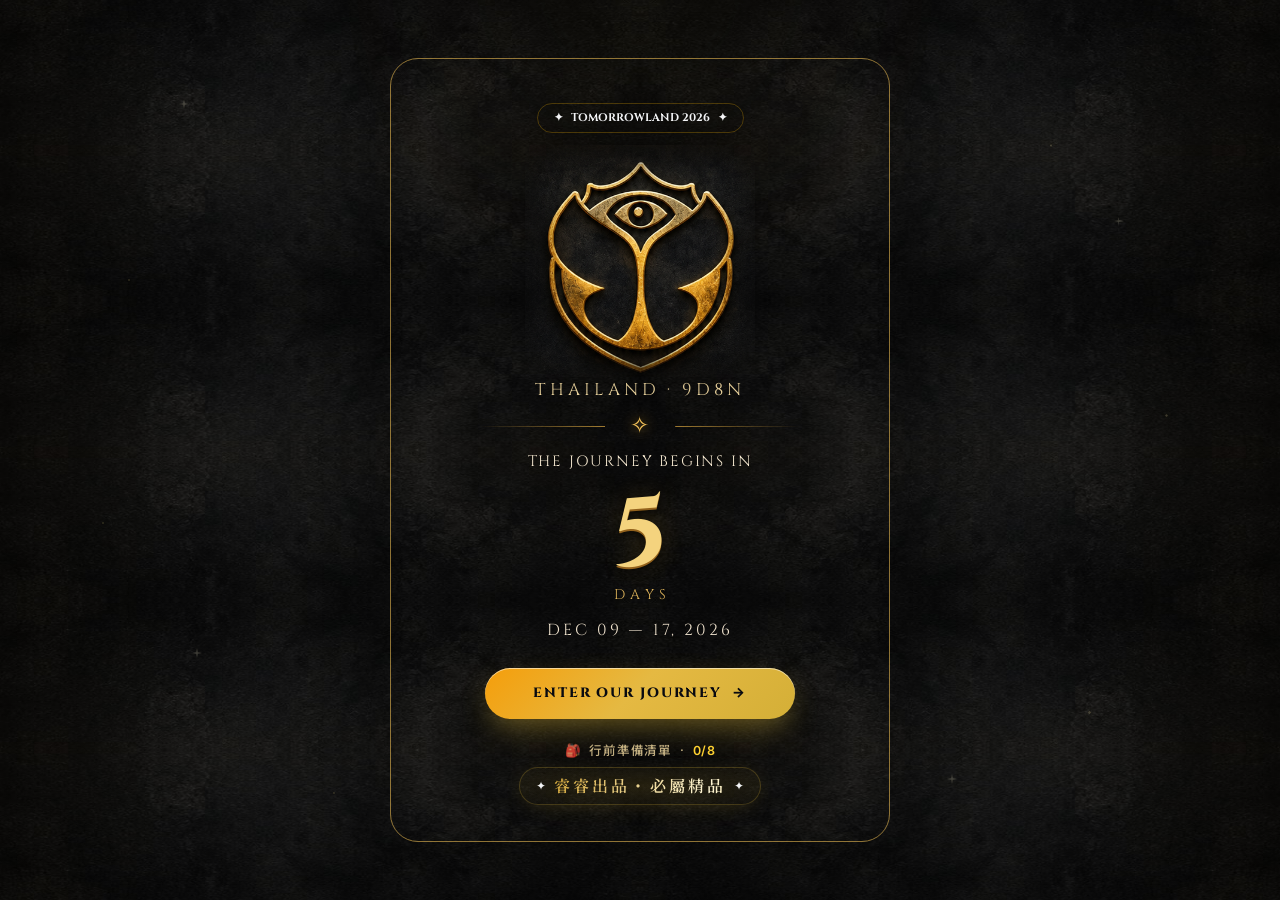
<file: index.html>
<!DOCTYPE html>
<html lang="zh-Hant" class="scroll-smooth">
<head>
  <meta charset="UTF-8" />
  <meta name="viewport" content="width=device-width, initial-scale=1.0" />
  <title>OUR JOURNEY — Tomorrowland Thailand 2026 · 9D8N</title>
  <link rel="manifest" href="./manifest.webmanifest" />
  <link rel="stylesheet" href="./tailwind.css" />
  <link href="https://fonts.googleapis.com/css2?family=Cinzel:wght@600;700;800&family=Inter:wght@300;400;500;600;700&family=Noto+Sans+TC:wght@300;400;500;700&family=Noto+Serif+TC:wght@400;500;600&display=swap" rel="stylesheet" />
  <style>
    /* Travel tools modal: do not rely on uncompiled Tailwind arbitrary utilities. */
    #travel-tools-modal:not(.hidden) {
      display: block;
      position: fixed;
      inset: 0;
      z-index: 9999;
      overflow-y: auto;
      overscroll-behavior: contain;
      background: rgba(0, 0, 0, 0.82);
      padding: max(16px, env(safe-area-inset-top)) 16px max(16px, env(safe-area-inset-bottom));
    }
    #travel-tools-modal.hidden { display: none !important; }
    #travel-tools-modal > div { width: 100%; max-width: 32rem; margin: 32px auto; }
    #travel-tools-modal input { min-width: 0; max-width: 100%; }


    /* Old town guide modal: explicit CSS, independent of generated Tailwind utilities. */
    #rayong-guide-modal { display: none !important; }
    #rayong-guide-modal:not(.hidden) {
      display: block !important;
      position: fixed !important;
      inset: 0 !important;
      z-index: 100000 !important;
      background: rgba(0,0,0,.86) !important;
      overflow-y: auto !important;
      overscroll-behavior: contain;
      padding: max(16px, env(safe-area-inset-top)) 12px max(20px, env(safe-area-inset-bottom));
    }
    #rayong-guide-modal > div {
      box-sizing: border-box;
      width: 100%;
      max-width: 680px;
      margin: 10px auto 32px;
      background: #171720;
      border: 1px solid rgba(212,175,55,.5);
      border-radius: 22px;
      padding: 18px;
      color: #f3f4f6;
      box-shadow: 0 18px 70px rgba(0,0,0,.7);
    }
    #rayong-guide-modal button { cursor: pointer; }

    :root {
      --bg-obsidian: #08090F;
      --gold-primary: #D4AF37;
      --gold-light: #FFF3C4;
      --amber-accent: #F59E0B;
    }

    body {
      background-color: #08090F;
      color: #F3F4F6;
      font-family: 'Inter', 'Noto Sans TC', sans-serif;
      overflow-x: hidden;
      background-image:
        radial-gradient(circle at 18% 8%, rgba(212, 175, 55, 0.13) 0%, transparent 42%),
        radial-gradient(circle at 85% 22%, rgba(245, 158, 11, 0.09) 0%, transparent 40%),
        radial-gradient(circle at 50% 85%, rgba(99, 102, 241, 0.07) 0%, transparent 50%);
      background-attachment: fixed;
    }

    .cosmic-grid {
      background-size: 36px 36px;
      background-image:
        linear-gradient(to right, rgba(212, 175, 55, 0.035) 1px, transparent 1px),
        linear-gradient(to bottom, rgba(212, 175, 55, 0.035) 1px, transparent 1px);
    }

    .glass-card {
      background: linear-gradient(145deg, rgba(20, 23, 38, 0.8), rgba(11, 13, 22, 0.9));
      backdrop-filter: blur(16px);
      -webkit-backdrop-filter: blur(16px);
      border: 1px solid rgba(212, 175, 55, 0.18);
      box-shadow: 0 12px 32px -8px rgba(0, 0, 0, 0.65), inset 0 1px 0 0 rgba(255, 255, 255, 0.06);
      transition: transform 0.25s ease, border-color 0.25s ease, box-shadow 0.25s ease;
    }

    .glass-card:hover {
      border-color: rgba(212, 175, 55, 0.42);
      box-shadow: 0 18px 40px -10px rgba(0, 0, 0, 0.75), 0 0 24px -6px rgba(212, 175, 55, 0.14);
    }

    .no-scrollbar::-webkit-scrollbar { display: none; }
    .no-scrollbar { -ms-overflow-style: none; scrollbar-width: none; }

    /* =========================================================
       LAYER 1: VIP INVITATION COVER (黑金精品 VIP 邀請函封面 V2.6)
       ========================================================= */
    #vip-cover {
      min-height: 100dvh;
      display: flex;
      align-items: center;
      justify-content: center;
      padding: 20px 16px;
      position: relative;
      z-index: 20;
      overflow: hidden;
      transition: opacity 0.35s ease, transform 0.35s ease;
    }

    #vip-cover.cover-hidden {
      display: none;
    }

    /* Ambient Starfield & Multi-layer Twinkle Stars */
    .cover-ambient-glow {
      position: absolute;
      top: -120px;
      left: 50%;
      width: min(680px, 140vw);
      height: 440px;
      transform: translateX(-50%);
      background:
        radial-gradient(ellipse at 50% 25%, rgba(212, 175, 55, 0.22) 0%, rgba(245, 158, 11, 0.08) 42%, transparent 72%);
      filter: blur(18px);
      pointer-events: none;
      z-index: 0;
    }

    .cover-starfield {
      position: absolute;
      inset: 0;
      pointer-events: none;
      z-index: 0;
    }

    .cover-star {
      position: absolute;
      border-radius: 50%;
      background: radial-gradient(circle, #FFFBEB 0%, #FDE68A 45%, transparent 75%);
      box-shadow: 0 0 8px rgba(253, 230, 138, 0.7);
      animation: starTwinkle var(--dur, 3.6s) ease-in-out var(--delay, 0s) infinite alternate;
    }

    .cover-star.sparkle {
      width: 10px;
      height: 10px;
      background: transparent;
      box-shadow: none;
    }
    .cover-star.sparkle::before,
    .cover-star.sparkle::after {
      content: "";
      position: absolute;
      inset: 0;
      margin: auto;
      background: linear-gradient(90deg, transparent, #FFF7D6, transparent);
      border-radius: 999px;
    }
    .cover-star.sparkle::before { width: 100%; height: 1.5px; }
    .cover-star.sparkle::after { width: 1.5px; height: 100%; background: linear-gradient(180deg, transparent, #FFF7D6, transparent); }

    @keyframes starTwinkle {
      0% { opacity: 0.16; transform: scale(0.72); }
      55% { opacity: 0.92; transform: scale(1.12); }
      100% { opacity: 0.35; transform: scale(0.88); }
    }

    .vip-invitation-card {
      position: relative;
      z-index: 10;
      width: 100%;
      max-width: 500px;
      border-radius: 28px;
      padding: 44px 26px 36px;
      background:
        radial-gradient(ellipse at 50% -10%, rgba(212, 175, 55, 0.20) 0%, rgba(212, 175, 55, 0.04) 48%, transparent 75%),
        radial-gradient(circle at 50% 108%, rgba(245, 158, 11, 0.11) 0%, transparent 52%),
        linear-gradient(170deg, rgba(17, 20, 32, 0.94) 0%, rgba(8, 9, 14, 0.98) 100%);
      border: 1px solid rgba(212, 175, 55, 0.28);
      box-shadow:
        0 32px 80px -16px rgba(0, 0, 0, 0.94),
        0 0 48px -14px rgba(212, 175, 55, 0.20),
        inset 0 1px 0 0 rgba(255, 247, 214, 0.14);
      overflow: hidden;
      text-align: center;
    }

    /* Subtle metallic sheen sweeping across the black card */
    .vip-invitation-card::after {
      content: "";
      position: absolute;
      inset: -40%;
      background: linear-gradient(
        115deg,
        transparent 38%,
        rgba(255, 243, 196, 0.045) 47%,
        rgba(212, 175, 55, 0.085) 50%,
        rgba(255, 243, 196, 0.045) 53%,
        transparent 62%
      );
      transform: translateX(-60%);
      animation: cardSheenSweep 7.5s ease-in-out infinite;
      pointer-events: none;
    }

    @keyframes cardSheenSweep {
      0%, 15% { transform: translateX(-65%); }
      55%, 100% { transform: translateX(65%); }
    }

    /* Distinct Metallic Foil Shimmer on Main Title & Signature */
    .vip-folio-title {
      font-family: 'Cinzel', Georgia, serif;
      font-size: clamp(32px, 8.6vw, 48px);
      font-weight: 800;
      letter-spacing: 0.15em;
      line-height: 1.12;
      background: linear-gradient(
        105deg,
        #9E741C 0%,
        #D4AF37 22%,
        #FFFDF2 38%,
        #FDE68A 46%,
        #B58624 62%,
        #FFF9DB 78%,
        #9E741C 100%
      );
      background-size: 240% auto;
      -webkit-background-clip: text;
      -webkit-text-fill-color: transparent;
      filter: drop-shadow(0 2px 14px rgba(212, 175, 55, 0.22));
      animation: foilShimmer 4.2s linear infinite;
    }

    .vip-creator-badge {
      display: inline-flex;
      align-items: center;
      gap: 8px;
      padding: 6px 16px;
      border-radius: 999px;
      background: radial-gradient(ellipse at 50% 50%, rgba(212, 175, 55, 0.14) 0%, rgba(212, 175, 55, 0.03) 100%);
      border: 1px solid rgba(212, 175, 55, 0.24);
      box-shadow: 0 4px 20px -6px rgba(212, 175, 55, 0.25);
    }

    .vip-creator-text {
      font-family: 'Noto Serif TC', serif;
      font-size: clamp(14px, 3.8vw, 16px);
      font-weight: 600;
      letter-spacing: 0.2em;
      background: linear-gradient(105deg, #CFA43A 0%, #FFF7D6 45%, #E6C15A 75%, #FFF3C4 100%);
      background-size: 200% auto;
      -webkit-background-clip: text;
      -webkit-text-fill-color: transparent;
      animation: foilShimmer 5s linear infinite;
    }

    @keyframes foilShimmer {
      to { background-position: 240% center; }
    }

    /* Clean Open Countdown Block (No boxy double-lines, generous vertical breathing room) */
    .vip-countdown-block {
      width: 100%;
      margin: 34px auto 32px;
      padding: 6px 0;
      display: flex;
      flex-direction: column;
      align-items: center;
    }

    .vip-countdown-num {
      font-family: 'Cinzel', Georgia, serif;
      font-size: clamp(68px, 18vw, 88px);
      font-weight: 800;
      line-height: 0.92;
      color: #FDE68A;
      text-shadow: 0 0 28px rgba(212, 175, 55, 0.38);
    }

    /* Primary CTA Button with Metallic Sweep */
    .vip-enter-btn {
      position: relative;
      overflow: hidden;
      display: inline-flex;
      align-items: center;
      justify-content: center;
      gap: 10px;
      width: 100%;
      max-width: 310px;
      padding: 15px 24px;
      border-radius: 999px;
      background: linear-gradient(135deg, #F59E0B 0%, #E5B942 48%, #D4AF37 100%);
      color: #090A10;
      font-family: 'Cinzel', 'Inter', sans-serif;
      font-size: 13.5px;
      font-weight: 800;
      letter-spacing: 0.14em;
      box-shadow:
        0 12px 30px -6px rgba(212, 175, 55, 0.48),
        inset 0 1px 0 rgba(255, 255, 255, 0.55);
      transition: transform 0.2s ease, box-shadow 0.2s ease, filter 0.2s ease;
      cursor: pointer;
    }
    .vip-enter-btn::after {
      content: "";
      position: absolute;
      top: 0;
      left: -100%;
      width: 70%;
      height: 100%;
      background: linear-gradient(90deg, transparent, rgba(255, 255, 255, 0.45), transparent);
      transform: skewX(-22deg);
      animation: btnGloss 4.5s ease-in-out infinite;
    }
    @keyframes btnGloss {
      0%, 35% { left: -100%; }
      70%, 100% { left: 150%; }
    }
    .vip-enter-btn:hover {
      transform: translateY(-1px);
      filter: brightness(1.06);
      box-shadow: 0 16px 36px -6px rgba(212, 175, 55, 0.58);
    }
    .vip-enter-btn:active {
      transform: translateY(0);
    }

    /* Integrated Ghost Checklist Link (No bottom white/gold divider line) */
    .vip-checklist-link {
      display: inline-flex;
      align-items: center;
      justify-content: center;
      gap: 8px;
      padding: 7px 14px;
      border-radius: 999px;
      background: transparent;
      border: none;
      outline: none;
      text-decoration: none;
      color: rgba(235, 212, 159, 0.82);
      font-size: 12.5px;
      font-weight: 500;
      letter-spacing: 0.06em;
      transition: color 0.2s ease, background-color 0.2s ease;
      cursor: pointer;
    }
    .vip-checklist-link:hover {
      color: #FFF3C4;
      background: rgba(212, 175, 55, 0.08);
    }

    @media (prefers-reduced-motion: reduce) {
      .cover-star, .vip-invitation-card::after, .vip-folio-title, .vip-creator-text, .vip-enter-btn::after, .animate-ping, .animate-pulse {
        animation: none !important;
      }
      .vip-folio-title, .vip-creator-text {
        background: linear-gradient(135deg, #FFF3C4 0%, #D4AF37 50%, #F59E0B 100%);
        -webkit-background-clip: text;
        -webkit-text-fill-color: transparent;
      }
    }

    .footer-signature { font-family: 'Noto Serif TC', serif; font-weight: 500; letter-spacing: .14em; color: #EBD49F; text-shadow: 0 1px 16px rgba(212,175,55,.12); }
    .footer-motto { font-family: 'Cinzel', Georgia, serif; font-style: italic; font-weight: 600; letter-spacing: .095em; color: #CDBB96; line-height: 1.9; }
    .footer-rule { height: 1px; width: min(210px, 65%); background: linear-gradient(90deg, transparent, rgba(212,175,55,.6), transparent); }
    @media (max-width: 420px) {
      .footer-signature { letter-spacing: .08em; }
      .footer-motto { letter-spacing: .045em; }
      .vip-invitation-card { padding: 38px 20px 34px; }
    }

    /* V2.3.1 mobile dining navigation: compact single-row swipeable pills */
    .dining-tabs-scroll {
      display: flex;
      align-items: center;
      gap: 8px;
      overflow-x: auto;
      overscroll-behavior-x: contain;
      -webkit-overflow-scrolling: touch;
      scrollbar-width: none;
      padding: 5px 1px 9px;
      border: 0;
      background: transparent;
    }
    .dining-tabs-scroll::-webkit-scrollbar { display: none; }
    .dining-tabs-scroll .dining-sub-btn {
      flex: 0 0 auto;
      white-space: nowrap;
      padding-left: 13px;
      padding-right: 13px;
      border: 1px solid rgba(212,175,55,.14);
      border-radius: 999px;
      font-size: 13px;
    }
    .dining-tabs-scroll .dining-sub-btn.bg-amber-500 { border-color: rgba(245,158,11,.8); }
    .priority-empty .priority-filters { display: none; }
    .priority-empty .priority-empty-note { display: block; }
    .priority-empty-note { display: none; }
    @media (max-width: 640px) {
      #dining-panel-wishlist, #dining-panel-shopping { padding: 18px 16px; }
      #dining-panel-wishlist h2, #dining-panel-shopping h2 { font-size: 19px; }
    }

    /* =========================================================
       COVER V3: approved antique-black / embossed-gold visual.
       Scoped to the cover: itinerary and existing controls untouched.
       ========================================================= */
    #vip-cover {
      background-color: #10100f;
      background-image: linear-gradient(rgba(6,6,7,.24),rgba(6,6,7,.24)), url("./cover-background.jpg");
      background-repeat: no-repeat;
      background-size: 100% 100%;
    }
    #vip-cover .cover-ambient-glow { opacity: .12; }
    #vip-cover .cover-starfield { opacity: .18; }
    #vip-cover .vip-invitation-card {
      background: transparent;
      border-color: rgba(218,174,78,.64);
      box-shadow: 0 22px 65px rgba(0,0,0,.30), inset 0 0 32px rgba(0,0,0,.15);
    }
    #vip-cover .vip-invitation-card::after { opacity: .12; }
    #vip-cover .vip-middle-emblem {
      width: min(230px, 67vw);
      aspect-ratio: 384 / 388;
      margin: 12px auto 1px;
      background: url("./cover-emblem.png") center / contain no-repeat;
      filter: drop-shadow(0 5px 13px rgba(0,0,0,.48));
    }
    #vip-cover .vip-middle-destination {
      margin: -2px 0 0;
      font-family: 'Cinzel', Georgia, serif;
      font-size: clamp(13px, 3.5vw, 17px);
      letter-spacing: .23em;
      color: #f0d8a1;
      white-space: nowrap;
    }
    #vip-cover .vip-middle-star {
      position: relative;
      margin: 12px 0 0;
      width: 72%;
      color: #f5c35a;
      font-size: 23px;
      line-height: 1;
      text-shadow: 0 0 12px rgba(240,180,54,.8);
    }
    #vip-cover .vip-middle-star::before, #vip-cover .vip-middle-star::after {
      content: ''; position: absolute; top: 50%; width: 39%; height: 1px;
      background: linear-gradient(90deg, transparent, rgba(224,171,65,.7));
    }
    #vip-cover .vip-middle-star::before { left: 0; }
    #vip-cover .vip-middle-star::after { right: 0; transform: rotate(180deg); }
    #vip-cover .vip-countdown-block { margin: 14px auto 26px; padding: 0; }
    #vip-cover .vip-middle-caption {
      font-family: 'Cinzel', Georgia, serif;
      font-size: clamp(12px, 3.1vw, 15px);
      letter-spacing: .12em;
      color: #f5e8d0;
      white-space: nowrap;
      margin-bottom: 9px;
    }
    #vip-cover .vip-middle-days { display: flex; flex-direction: column; align-items: center; gap: 1px; }
    #vip-cover .vip-countdown-num {
      font-family: 'Cinzel', Georgia, serif;
      font-size: clamp(72px, 19vw, 96px);
      line-height: 1.05;
      font-weight: 700;
      color: #f4d37e;
      text-shadow: 0 2px 0 #93621d, 0 5px 10px rgba(0,0,0,.75), 0 0 25px rgba(231,173,50,.20);
    }
    #vip-cover .vip-middle-days-label {
      color: #dcb25a; font-family: 'Cinzel', Georgia, serif;
      font-size: 14px; letter-spacing: .38em; margin-left: .38em;
    }
    #vip-cover .vip-middle-date {
      margin-top: 13px; font-family: 'Cinzel', Georgia, serif;
      font-size: clamp(12px, 3.3vw, 16px); letter-spacing: .19em;
      color: #f0e3ce; white-space: nowrap;
    }
    @media (max-width: 380px) {
      #vip-cover .vip-middle-emblem { width: min(190px, 60vw); }
      #vip-cover .vip-middle-destination { letter-spacing: .14em; }
      #vip-cover .vip-middle-date { letter-spacing: .12em; }
      #vip-cover .vip-countdown-block { margin-bottom: 20px; }
    }

  </style>
<style>
#collection-tabs{scrollbar-width:thin;scrollbar-color:#8e692b transparent}
.collection-tab{flex:none;white-space:nowrap;border:1px solid rgba(214,165,70,.35);border-radius:999px;padding:9px 15px;background:rgba(255,255,255,.045);color:#cbd5e1;font-size:13px;transition:background .15s}
.collection-tab.active{background:linear-gradient(100deg,#f59e0b,#d88a05);color:#16131b;border-color:#f6b42c;font-weight:700}
</style></head>
<body class="min-h-screen antialiased selection:bg-amber-500/30 selection:text-amber-200">

  <div class="fixed inset-0 pointer-events-none cosmic-grid opacity-60 z-0"></div>

  <!-- =========================================================
       LAYER 1: VIP INVITATION COVER (黑金 VIP 邀請函封面)
       ========================================================= -->
  <section id="vip-cover" aria-label="VIP Invitation Cover">
    <div class="cover-ambient-glow" aria-hidden="true"></div>
    <div class="cover-starfield" aria-hidden="true">
      <span class="cover-star sparkle" style="top:11%;left:14%;--dur:3.2s;--delay:0.2s;"></span>
      <span class="cover-star" style="width:2.5px;height:2.5px;top:16%;left:82%;--dur:2.8s;--delay:1.1s;"></span>
      <span class="cover-star sparkle" style="top:24%;left:87%;--dur:4.1s;--delay:0.7s;"></span>
      <span class="cover-star" style="width:2px;height:2px;top:31%;left:10%;--dur:3.5s;--delay:1.8s;"></span>
      <span class="cover-star" style="width:3px;height:3px;top:46%;left:91%;--dur:3.9s;--delay:0.4s;"></span>
      <span class="cover-star" style="width:2px;height:2px;top:58%;left:8%;--dur:2.9s;--delay:2.1s;"></span>
      <span class="cover-star sparkle" style="top:72%;left:15%;--dur:4.4s;--delay:0.9s;"></span>
      <span class="cover-star" style="width:2.5px;height:2.5px;top:79%;left:85%;--dur:3.1s;--delay:1.5s;"></span>
      <span class="cover-star" style="width:2px;height:2px;top:88%;left:26%;--dur:3.7s;--delay:0.5s;"></span>
      <span class="cover-star sparkle" style="top:86%;left:74%;--dur:3.4s;--delay:2.3s;"></span>
    </div>

    <div class="vip-invitation-card">
      <div class="relative z-10 flex flex-col items-center">
        <!-- Top Pill: TOMORROWLAND 2026 -->
        <div class="inline-flex items-center gap-2 px-4 py-1.5 rounded-full bg-amber-500/[0.08] border border-amber-400/25 text-amber-300/95 text-[11px] font-display font-bold tracking-[0.22em] uppercase">
          <span>✦</span>
          <span>TOMORROWLAND 2026</span>
          <span>✦</span>
        </div>

        <!-- Metallic embossed emblem: artwork cropped from the approved design reference -->
        <div class="vip-middle-emblem" aria-label="Tomorrowland 金色浮雕圖騰" role="img"></div>
        <p class="vip-middle-destination">THAILAND · 9D8N</p>
        <div class="vip-middle-star" aria-hidden="true">✧</div>

        <!-- Dynamic countdown: preserve original IDs and JS functionality -->
        <div class="vip-countdown-block">
          <div class="vip-middle-caption" id="cover-cd-caption">THE JOURNEY BEGINS IN</div>
          <div id="cover-cd-grid" class="flex flex-col items-center justify-center text-center">
            <div class="vip-middle-days">
              <span id="cov-days" class="vip-countdown-num">00</span>
              <span class="vip-middle-days-label">DAYS</span>
            </div>
            <div class="vip-middle-date">DEC 09 — 17, 2026</div>
          </div>
          <div id="cover-cd-live" class="hidden py-2 text-xs sm:text-sm font-display font-bold tracking-widest text-amber-200">✦ LIVE IN THAILAND ✦</div>
        </div>

        <!-- Primary CTA & Integrated Checklist -->
        <div class="w-full flex flex-col items-center gap-4">
          <button type="button" id="enter-journey-btn" class="vip-enter-btn">
            <span>ENTER OUR JOURNEY</span>
            <span aria-hidden="true">→</span>
          </button>

          <!-- Integrated Minimal Checklist Link (Synced with Inner Page) -->
          <button type="button" onclick="openChecklistModal()" class="vip-checklist-link">
            <span>🎒</span>
            <span>行前準備清單</span>
            <span class="text-amber-400/50">·</span>
            <span class="checklist-badge-sync text-amber-300 font-semibold tracking-wider">0/8</span>
          </button>
        </div>

        <!-- Bottom Highlighted Creator Signature (Generous Spacing, No Divider Line) -->
        <div class="mt-12 flex flex-col items-center">
          <div class="vip-creator-badge">
            <span class="text-amber-300/80 text-xs" aria-hidden="true">✦</span>
            <p class="vip-creator-text">睿睿出品・必屬精品</p>
            <span class="text-amber-300/80 text-xs" aria-hidden="true">✦</span>
          </div>
        </div>
      </div>
    </div>
  </section>

  <!-- =========================================================
       LAYER 2: PRACTICAL ITINERARY INNER SITE (精品黑金行程內頁)
       ========================================================= -->
  <div id="inner-app" class="hidden relative z-10">

    <!-- COMPACT STICKY TOP BAR & NAVIGATION -->
    <nav id="main-sticky-nav" class="sticky top-0 z-30 bg-[#08090F]/92 backdrop-blur-xl shadow-2xl">
      <div class="max-w-6xl mx-auto px-3.5 sm:px-6 py-2.5 space-y-2.5">
        <!-- Row 1: Compact Brand Header + Checklist + Replay Cover Button -->
        <div class="flex items-center justify-between gap-2 pb-2">
          <div class="flex items-center gap-2 min-w-0">
            <svg class="w-6 h-6 text-amber-400 shrink-0" viewBox="0 0 48 48" fill="none" aria-hidden="true">
              <circle cx="24" cy="24" r="20" stroke="currentColor" stroke-width="1.5" stroke-dasharray="3 3" opacity="0.65"/>
              <path d="M24 8L28 19L39 14L31 24L39 34L28 29L24 40L20 29L9 34L17 24L9 14L20.5 19L24 8Z" stroke="currentColor" stroke-width="1.8" fill="rgba(212,175,55,0.14)"/>
            </svg>
            <div class="min-w-0">
              <div class="font-display text-sm sm:text-base font-extrabold tracking-widest text-amber-300 leading-none truncate">OUR JOURNEY</div>
              <div id="inner-trip-badge" class="text-[10px] text-slate-400 mt-0.5 truncate">Tomorrowland Thailand 2026 · 9D8N</div>
            </div>
          </div>

          <div class="flex items-center gap-1.5 shrink-0">
            <button type="button" onclick="jumpToToday()" class="inline-flex items-center gap-1 px-2.5 py-1.5 rounded-xl bg-amber-500/15 hover:bg-amber-500/25 border border-amber-400/35 text-amber-200 text-xs font-semibold transition cursor-pointer" title="跳至今天行程">
              <span>⚡</span><span class="hidden sm:inline">今天</span>
            </button>
            <button type="button" onclick="openTravelTools()" class="inline-flex items-center gap-1 px-2.5 py-1.5 rounded-xl bg-amber-500/10 hover:bg-amber-500/20 border border-amber-400/30 text-amber-200 text-xs font-medium transition cursor-pointer" title="旅遊工具">🧭 <span class="hidden sm:inline">旅遊工具</span></button>
            <button type="button" id="reopen-cover-btn" onclick="openCover()" class="inline-flex items-center gap-1 px-2.5 py-1.5 rounded-xl bg-gradient-to-r from-amber-500/20 to-yellow-500/15 hover:from-amber-500/30 hover:to-yellow-500/25 border border-amber-400/45 text-amber-200 text-xs font-bold transition cursor-pointer">
              <span>✦</span><span>重看封面</span>
            </button>
          </div>
        </div>

        <!-- Row 2: 4 Primary Tabs + Search -->
        <div class="flex flex-col md:flex-row md:items-center justify-between gap-2">
          <div class="grid grid-cols-2 md:flex md:items-center gap-1.5">
            <button type="button" data-view="itinerary" class="view-tab active w-full md:w-auto min-h-[40px] px-2.5 sm:px-3.5 py-1.5 rounded-xl text-xs sm:text-sm font-semibold text-center leading-tight transition flex items-center justify-center gap-1.5 bg-gradient-to-r from-amber-500 to-yellow-600 text-slate-950 shadow-md shadow-amber-500/20 cursor-pointer">
              <span>📅</span> <span>每日行程<span class="hidden sm:inline"> (Itinerary)</span></span>
            </button>
            <button type="button" data-view="logistics" class="view-tab w-full md:w-auto min-h-[40px] px-2.5 sm:px-3.5 py-1.5 rounded-xl text-xs sm:text-sm font-medium text-center leading-tight transition flex items-center justify-center gap-1.5 bg-white/5 text-slate-300 hover:bg-white/10 border border-white/10 cursor-pointer">
              <span>🏨</span> <span>住宿・航班・包車</span>
            </button>
            <button type="button" data-view="dining" class="view-tab w-full md:w-auto min-h-[40px] px-2.5 sm:px-3.5 py-1.5 rounded-xl text-xs sm:text-sm font-medium text-center leading-tight transition flex items-center justify-center gap-1.5 bg-white/5 text-slate-300 hover:bg-white/10 border border-white/10 cursor-pointer">
              <span>🍽️</span> <span>美食與動線攻略</span>
            </button>
            <button type="button" data-view="lineup" class="view-tab w-full md:w-auto min-h-[40px] px-2.5 sm:px-3.5 py-1.5 rounded-xl text-xs sm:text-sm font-medium text-center leading-tight transition flex items-center justify-center gap-1.5 bg-white/5 text-slate-300 hover:bg-white/10 border border-white/10 cursor-pointer">
              <span>🎧</span> <span>音樂節陣容<span class="hidden sm:inline"> (Lineup)</span></span>
            </button>
          </div>

          <div class="relative w-full md:w-72 shrink-0">
            <svg class="w-4 h-4 text-slate-400 absolute left-3.5 top-1/2 -translate-y-1/2 pointer-events-none" fill="none" stroke="currentColor" viewBox="0 0 24 24">
              <path stroke-linecap="round" stroke-linejoin="round" stroke-width="2" d="M21 21l-6-6m2-5a7 7 0 11-14 0 7 7 0 0114 0z"/>
            </svg>
            <input
              id="search-input"
              type="text"
              placeholder="搜尋行程、餐廳、飯店、DJ..."
              class="w-full pl-9 pr-8 py-1.5 rounded-xl bg-white/5 border border-white/15 text-xs sm:text-sm text-white placeholder-slate-400 focus:outline-none focus:border-amber-400/60 focus:bg-white/10 transition"
            />
            <button type="button" id="clear-search" class="hidden absolute right-2.5 top-1/2 -translate-y-1/2 text-slate-400 hover:text-white text-xs px-1">✕</button>
          </div>
        </div>

        <!-- Row 3: Day Pills Bar (Visible on Itinerary tab) -->
        <div id="day-pills-bar" class="flex items-center gap-2 overflow-x-auto no-scrollbar pt-0.5">
          <!-- Populated dynamically via JS -->
        </div>
      </div>
    </nav>

    <!-- MAIN CONTENT AREA -->
    <main class="relative z-10 max-w-6xl mx-auto px-4 sm:px-6 py-5 sm:py-7">

      <!-- Memorial Banner (Shown automatically >= 2026-12-18 without blocking content) -->
      <div id="memorial-banner" class="hidden mb-5 px-4 py-3 rounded-2xl bg-gradient-to-r from-amber-500/15 via-yellow-500/20 to-amber-500/15 border border-amber-400/40 text-center text-xs sm:text-sm text-amber-200 font-semibold tracking-wider">
        ✦ MEMORIES FOREVER · TOMORROWLAND THAILAND 2026 完整旅程紀錄 ✦
      </div>

      <!-- VIEW 1: DAILY ITINERARY -->
      <section id="view-itinerary" class="space-y-5">
        <div class="flex flex-wrap items-center justify-between gap-2.5 text-xs sm:text-sm text-slate-400">
          <div id="filter-status-text">顯示 <span class="text-amber-300 font-semibold">Day 1</span> 行程（泰國時間）</div>
          <div class="flex items-center gap-1.5 text-xs">
            <span class="inline-flex items-center gap-1 px-2 py-0.5 rounded-full border border-emerald-400/30 bg-emerald-400/10 text-emerald-300">已確認</span>
            <span class="inline-flex items-center gap-1 px-2 py-0.5 rounded-full border border-amber-400/30 bg-amber-400/10 text-amber-200">待確認／暫定</span>
            <span class="inline-flex items-center gap-1 px-2 py-0.5 rounded-full border border-white/15 bg-white/5 text-slate-300">自由探索／免訂位</span>
          </div>
        </div>

        <p id="sync-indicator" class="text-xs text-slate-400">讀取最新行程中…</p>
        <div id="itinerary-list" class="space-y-6">
          <!-- Rendered by JS -->
        </div>

        <div id="empty-search-state" class="hidden glass-card rounded-3xl p-10 text-center space-y-3">
          <div class="text-4xl">🔍</div>
          <h3 class="text-lg font-semibold text-white">找不到符合的行程關鍵字</h3>
          <p class="text-sm text-slate-400">試試搜尋「Chom Arun」、「符德興」、「MRT」、「Martin Garrix」或「按摩」</p>
          <button type="button" onclick="resetFilters()" class="mt-2 px-4 py-2 rounded-xl bg-amber-500 text-slate-950 text-sm font-semibold hover:bg-amber-400 transition">
            重置搜尋與篩選
          </button>
        </div>
      </section>

      <!-- VIEW 2: STAYS, CREW FLIGHTS & VIP VAN LOGISTICS (WITH 3 SUB-TABS) -->
      <section id="view-logistics" class="hidden space-y-5">
        <!-- Sub-tabs Bar: 🏨 住宿 | ✈️ 航班 | 🚐 包車 -->
        <div class="grid grid-cols-3 gap-2 p-1.5 rounded-2xl bg-white/[0.03] border border-amber-400/20" role="tablist" aria-label="住宿航班包車子分頁">
          <button type="button" data-logistics-sub="stays" class="logistics-sub-btn active min-h-[42px] px-2 py-2 rounded-xl text-xs sm:text-sm font-bold transition flex items-center justify-center gap-1.5 bg-amber-500 text-slate-950 shadow-sm cursor-pointer">
            <span>🏨</span><span>住宿</span>
          </button>
          <button type="button" data-logistics-sub="flights" class="logistics-sub-btn min-h-[42px] px-2 py-2 rounded-xl text-xs sm:text-sm font-medium transition flex items-center justify-center gap-1.5 bg-transparent text-slate-300 hover:bg-white/5 cursor-pointer">
            <span>✈️</span><span>航班</span>
          </button>
          <button type="button" data-logistics-sub="van" class="logistics-sub-btn min-h-[42px] px-2 py-2 rounded-xl text-xs sm:text-sm font-medium transition flex items-center justify-center gap-1.5 bg-transparent text-slate-300 hover:bg-white/5 cursor-pointer">
            <span>🚐</span><span>包車</span>
          </button>
        </div>

        <!-- Sub-panel 2A: 🏨 住宿 -->
        <div id="logistics-panel-stays" class="space-y-3">
          <div class="flex flex-wrap items-center justify-between gap-2 px-1">
            <h2 class="text-lg sm:text-xl font-bold text-white flex items-center gap-2">
              <span>🏨</span> 全程 4 段精選住宿總覽 (4 Stays)
            </h2>
            <span class="text-xs text-slate-400">12/14 起依返台梯次分住兩處（不影響日間泰服行程）</span>
          </div>
          <div id="hotels-grid" class="grid grid-cols-1 md:grid-cols-2 gap-4">
            <!-- Populated from data.json accommodations (merged by hotel) -->
          </div>
        </div>

        <!-- Sub-panel 2B: ✈️ 航班 -->
        <div id="logistics-panel-flights" class="hidden glass-card rounded-3xl p-5 sm:p-8 border-amber-400/25 space-y-4">
          <div>
            <span class="text-xs uppercase tracking-widest text-amber-400 font-semibold">FLIGHT & DEPARTURE TIERS</span>
            <h3 class="text-lg sm:text-xl font-bold text-white mt-1 flex items-center gap-2">
              <span>✈️</span> 8 位團員航班與分批返台梯次
            </h3>
          </div>
          <div id="crew-flights-grid" class="grid grid-cols-1 sm:grid-cols-2 lg:grid-cols-4 gap-3">
            <!-- Populated from data.json crew_flights -->
          </div>
        </div>

        <!-- Sub-panel 2C: 🚐 包車 -->
        <div id="logistics-panel-van" class="hidden glass-card rounded-3xl p-5 sm:p-8 border-amber-400/30">
          <div class="flex flex-col sm:flex-row sm:items-center justify-between gap-4 pb-3">
            <div>
              <span class="text-xs uppercase tracking-widest text-amber-400 font-semibold">PRIVATE FLEET PROTOCOL (12/09 — 12/14)</span>
              <h3 class="text-xl sm:text-2xl font-bold text-white mt-1 flex items-center gap-2">
                <span>🚐</span> VIP 8人座豪華廂型車調度總覽
              </h3>
            </div>
            <div class="flex flex-wrap gap-2">
              <span class="px-3 py-1 rounded-full bg-amber-500/15 border border-amber-400/30 text-amber-200 text-xs font-medium">每日工時 10 小時</span>
              <span class="px-3 py-1 rounded-full bg-white/5 border border-white/10 text-slate-300 text-xs">超時 300 THB / hr</span>
              <span class="px-3 py-1 rounded-full bg-emerald-500/15 border border-emerald-400/30 text-emerald-300 text-xs">12/14 14:00 送抵 OK Shop 後全約結束</span>
            </div>
          </div>

          <div id="van-grid" class="grid grid-cols-1 md:grid-cols-2 lg:grid-cols-3 gap-4 mt-5 text-sm">
            <!-- Populated from data.json sub_tags=van -->
          </div>

          <div class="mt-5 p-4 rounded-2xl bg-amber-500/10 border border-amber-400/30 flex flex-col sm:flex-row items-start sm:items-center gap-3">
            <span class="text-2xl">🚇</span>
            <div class="text-xs sm:text-sm text-amber-100 leading-relaxed">
              <strong class="text-amber-300">Day 1 傍晚進城動線提醒：</strong>
              星宇與華航組於 BKK 2F 3號出口將大件托運行李交給包車司機後，輕裝下樓搭 <strong>機場快線 (ARL) 至 Makkasan 站</strong>，轉乘 <strong>MRT 藍線（可直接刷 Visa / Mastercard 感應進站）</strong>直達 <strong>Sanam Chai 站 1號出口</strong>，步行 8–10 分鐘抵達 Chom Arun 餐廳。
            </div>
          </div>
        </div>
      </section>

      <!-- VIEW 3: DINING & ROUTES (WITH 4 SUB-TABS) -->
      <section id="view-dining" class="hidden space-y-5">
        <!-- Sub-tabs Bar: 🍽️ 精選美食 | 🍜 餐廳清單 | 🛍️ 購物清單 | ✦ 行前提醒 -->
        <div class="dining-tabs-scroll no-scrollbar" role="tablist" aria-label="美食動線提醒子分頁">
          <button type="button" data-dining-sub="food" class="dining-sub-btn active min-h-[42px] px-2 py-2 rounded-xl text-xs sm:text-sm font-bold transition flex items-center justify-center gap-1.5 bg-amber-500 text-slate-950 shadow-sm cursor-pointer">
            <span>🍽️</span><span>精選美食</span>
          </button>
          <button type="button" data-dining-sub="wishlist" class="dining-sub-btn min-h-[40px] px-2 py-2 rounded-xl text-xs sm:text-sm font-medium transition flex items-center justify-center gap-1.5 bg-transparent text-slate-300 hover:bg-white/5 cursor-pointer"><span>📍</span><span>美食與玩樂收藏</span></button>
          <button type="button" data-dining-sub="shopping" class="dining-sub-btn min-h-[40px] px-2 py-2 rounded-xl text-xs sm:text-sm font-medium transition flex items-center justify-center gap-1.5 bg-transparent text-slate-300 hover:bg-white/5 cursor-pointer"><span>🛍️</span><span>購物清單</span></button>
          <button type="button" data-dining-sub="tips" class="dining-sub-btn min-h-[40px] px-2 py-2 rounded-xl text-xs sm:text-sm font-medium transition flex items-center justify-center gap-1.5 bg-transparent text-slate-300 hover:bg-white/5 cursor-pointer">
            <span>✦</span><span>行前提醒</span>
          </button>
        </div>

        <!-- Sub-panel 3A: 🍽️ 精選美食 -->
        <div id="dining-panel-food" class="glass-card rounded-3xl p-5 sm:p-8">
          <span class="text-xs uppercase tracking-widest text-amber-400 font-semibold">CURATED GASTRONOMY</span>
          <h2 class="text-xl sm:text-2xl font-bold text-white mt-1 flex items-center gap-2">
            <span>🍽️</span> 精選餐廳預約與在地美食卡
          </h2>
          <p class="text-xs sm:text-sm text-slate-400 mt-1">點擊地圖即可導航，點擊「🚕 泰文大字卡」可全螢幕顯示泰文店名與地址給司機看。</p>

          <div id="dining-grid" class="grid grid-cols-1 md:grid-cols-2 gap-4 mt-5">
            <!-- Populated from data.json featured_food -->
          </div>
        </div>

        <!-- Collection preview: sanitized candidate entries only; no private source rows -->
        <div id="dining-panel-wishlist" class="hidden glass-card rounded-3xl p-5 sm:p-8">
          <span class="text-xs uppercase tracking-widest text-amber-400 font-semibold">THAILAND DISCOVERY</span>
          <h2 class="text-xl sm:text-2xl font-bold text-white mt-1">📍 美食與玩樂收藏</h2>
          <p class="text-xs text-slate-400 mt-2">依網站收藏資料公開清單整理；營業時間請於出發前確認。地圖優先使用試算表提供的連結。</p>
          
          <div id="collection-tabs" class="flex gap-2 overflow-x-auto py-2 mt-4" role="tablist" aria-label="收藏分類">
<button type="button" data-collection-tab="全部" class="collection-tab active" aria-pressed="true">全部</button>
<button type="button" data-collection-tab="餐廳／小吃" class="collection-tab">🍽️ 餐廳／小吃</button>
<button type="button" data-collection-tab="咖啡／甜點" class="collection-tab">🍰 咖啡／甜點</button>
<button type="button" data-collection-tab="夜市／市集" class="collection-tab">🏮 夜市／市集</button>
<button type="button" data-collection-tab="酒吧／夜生活" class="collection-tab">🍸 酒吧／夜生活</button>
<button type="button" data-collection-tab="景點／體驗" class="collection-tab">📸 景點／體驗</button>
<button type="button" data-collection-tab="按摩／SPA" class="collection-tab">💆 按摩／SPA</button>
</div>
          <div class="mt-4 space-y-3" aria-label="搜尋與篩選收藏">
            <div class="relative w-full">
              <span aria-hidden="true" class="absolute left-3 top-1/2 -translate-y-1/2 text-slate-400">⌕</span>
              <input id="collection-search" type="search" placeholder="搜尋店名、分類或區域" aria-label="搜尋收藏" class="block w-full min-w-0 rounded-xl bg-slate-900 border border-amber-400/20 py-3 pl-9 pr-3 text-white text-sm box-border" />
            </div>
            <div class="grid grid-cols-2 gap-3 w-full">
              <select id="collection-area" aria-label="選擇區域" class="block w-full min-w-0 rounded-xl bg-slate-900 border border-amber-400/20 px-3 py-3 text-white text-sm box-border"><option value="">所有區域</option></select>
              <select id="collection-priority" aria-label="選擇想去程度" class="block w-full min-w-0 rounded-xl bg-slate-900 border border-amber-400/20 px-3 py-3 text-white text-sm box-border"><option value="">所有優先度</option></select>
            </div>
          </div>
          <div class="flex flex-wrap items-center gap-3 mt-3"><label class="text-xs text-slate-300">適合日期 <select id="collection-date" class="rounded-lg bg-slate-900 border border-amber-400/20 p-2 text-white"><option value="">全部日期</option></select></label><label class="text-xs text-slate-300 flex items-center gap-2"><input type="checkbox" id="collection-any-date" />包含不限日期</label></div>
          <p id="collection-source-note" class="text-xs text-slate-400 mt-2" role="status"></p>
          <p id="collection-count" class="text-xs text-amber-300 mt-4" role="status"></p>
          <div id="collection-grid" class="grid grid-cols-1 md:grid-cols-2 gap-4 mt-4"></div>
        </div>
        <div id="dining-panel-shopping" class="hidden glass-card rounded-3xl p-5 sm:p-8">
          <h2 class="text-xl sm:text-2xl font-bold text-white">🛍️ 購物清單</h2>
          <p class="text-sm text-slate-400 mt-3">由 Google 試算表單向同步；價格為參考資訊，購買狀態請在試算表修改。</p>
          <div id="shopping-source-note" class="text-xs text-slate-400 mt-2" role="status"></div>
          <div class="mt-5 grid grid-cols-1 sm:grid-cols-2 lg:grid-cols-4 gap-3" aria-label="購物清單篩選">
            <label class="text-xs text-slate-300">關鍵字搜尋<input id="shopping-search" type="search" placeholder="商品、店家、備註…" class="mt-1 w-full rounded-xl border border-white/20 bg-slate-900 text-white px-3 py-2 min-h-[42px]" /></label>
            <label class="text-xs text-slate-300">店家／區域<select id="shopping-store" class="mt-1 w-full rounded-xl border border-white/20 bg-slate-900 text-white px-3 py-2 min-h-[42px]"><option value="">全部店家／區域</option></select></label>
            <label class="text-xs text-slate-300">必買程度<select id="shopping-priority" class="mt-1 w-full rounded-xl border border-white/20 bg-slate-900 text-white px-3 py-2 min-h-[42px]"><option value="">全部優先度</option></select></label>
            <label class="text-xs text-slate-300">購買狀態<select id="shopping-status" class="mt-1 w-full rounded-xl border border-white/20 bg-slate-900 text-white px-3 py-2 min-h-[42px]"><option value="">全部狀態</option></select></label>
          </div>
          <div class="mt-3 flex flex-wrap items-center justify-between gap-2"><p id="shopping-count" class="text-xs text-slate-400" aria-live="polite"></p><button id="shopping-reset" type="button" class="rounded-xl border border-amber-400/30 text-amber-200 px-3 py-2 text-xs">清除篩選</button></div>
          <div id="shopping-grid" class="grid grid-cols-1 md:grid-cols-2 gap-4 mt-5"></div>
        </div>
        <!-- Sub-panel 3C: ✦ 行前提醒 -->
        <div id="dining-panel-tips" class="hidden grid grid-cols-1 md:grid-cols-3 gap-4">
          <div class="glass-card rounded-2xl p-5 space-y-2">
            <div class="text-2xl">👟</div>
            <h4 class="font-bold text-white">The Gathering 步行提醒</h4>
            <p class="text-xs text-slate-300 leading-relaxed">Day 2 搭乘大會官方接駁車抵達主入口下車後，需步行約 <strong class="text-amber-300">25 分鐘（含上坡路段）</strong> 才能抵達 The Gathering 舞台，務必穿著好走舒適的鞋款。</p>
          </div>
          <div class="glass-card rounded-2xl p-5 space-y-2">
            <div class="text-2xl">💳</div>
            <h4 class="font-bold text-white">手環儲值 & 感應乘車</h4>
            <p class="text-xs text-slate-300 leading-relaxed">會場內全採 <strong class="text-amber-300">Tomorrowland 電子手環 Pearls</strong> 感應消費；曼谷 MRT 藍線可直接刷 <strong class="text-amber-300">Visa / Mastercard 實體或手機感應</strong> 進出閘門免排隊買票。</p>
          </div>
          <div class="glass-card rounded-2xl p-5 space-y-2">
            <div class="text-2xl">🧾</div>
            <h4 class="font-bold text-white">VAT 退稅與行李托運</h4>
            <p class="text-xs text-slate-300 leading-relaxed">百貨退稅單據 (<strong class="text-amber-300">P.P.10</strong>) 集中收好放隨身包；液體伴手禮全數裝箱托運；返台日提早 <strong class="text-amber-300">3 小時</strong> 抵達 BKK 機場先蓋海關章再掛行李。</p>
          </div>
        </div>
      </section>

      <!-- VIEW 4: TOMORROWLAND LINEUP (DYNAMIC FROM DATA.JSON) -->
      <section id="view-lineup" class="hidden space-y-6">
        <div class="glass-card rounded-3xl p-5 sm:p-8 space-y-5">
          <div class="flex flex-col sm:flex-row sm:items-center justify-between gap-3 pb-3">
            <div>

              <h2 class="text-xl sm:text-2xl font-bold text-white mt-1 flex items-center gap-2">
                <span>🎧</span> Tomorrowland Thailand 2026 演出時間表與轉場攻略
              </h2>
            </div>
            <a href="https://www.google.com/maps/search/?api=1&query=Wisdom+Valley+Pattaya" target="_blank" rel="noopener noreferrer" class="inline-flex items-center gap-1.5 px-4 py-2 rounded-xl bg-amber-500/20 hover:bg-amber-500/30 border border-amber-400/40 text-amber-200 text-xs sm:text-sm font-semibold transition self-start">
              <span>📍</span> Wisdom Valley 會場地圖
            </a>
          </div>

          <!-- Lineup Filter Controls -->
          <div class="flex flex-col gap-3">
            <div class="grid grid-cols-4 gap-1.5 w-full" id="lineup-day-filters">
              <button type="button" data-fday="all" class="fday-btn active w-full min-w-0 px-1 py-2 text-center rounded-xl text-xs font-bold bg-amber-500 text-slate-950 cursor-pointer">全部</button>
              <button type="button" data-fday="1" class="fday-btn w-full min-w-0 px-1 py-2 text-center rounded-xl text-xs font-medium bg-white/5 text-slate-300 border border-white/10 hover:bg-white/10 cursor-pointer">Day 1</button>
              <button type="button" data-fday="2" class="fday-btn w-full min-w-0 px-1 py-2 text-center rounded-xl text-xs font-medium bg-white/5 text-slate-300 border border-white/10 hover:bg-white/10 cursor-pointer">Day 2</button>
              <button type="button" data-fday="3" class="fday-btn w-full min-w-0 px-1 py-2 text-center rounded-xl text-xs font-medium bg-white/5 text-slate-300 border border-white/10 hover:bg-white/10 cursor-pointer">Day 3</button>
            </div>
            <div class="flex items-center gap-2">
              <button type="button" id="must-hear-toggle" onclick="toggleMustHearOnly()" class="px-3.5 py-1.5 rounded-xl text-xs font-semibold border border-amber-400/35 bg-amber-500/10 text-amber-200 hover:bg-amber-500/20 transition cursor-pointer">
                🔥 只看必聽 / 高優先 / B2B
              </button>
            </div>
          </div>

          <!-- Lineup Cards List -->
          <div id="lineup-list" class="grid grid-cols-1 md:grid-cols-2 gap-4">
            <!-- Populated dynamically from data.json lineup -->
          </div>

          <!-- Day 3 Early Departure Notice (Shown only on All Days or Day 3) -->
          <div id="day3-closing-notice" class="p-4 rounded-2xl bg-rose-500/10 border border-rose-400/30 text-xs text-rose-100 leading-relaxed">
            <strong class="text-rose-300">閉幕夜散場提醒 (12/13 週日)：</strong>
            Swedish House Mafia 壓軸時段為 22:50–23:50，官方活動至 23:59；團隊預計於 <strong>23:30 左右主動提早離場</strong>前往官方接駁乘車處，避開閉幕萬人散場車潮（可依現場氣氛與 DJ 演出彈性調整）。
          </div>
        </div>
      </section>

    </main>

    <!-- FOOTER -->
    <footer class="relative z-10 max-w-6xl mx-auto px-4 sm:px-6 pt-5 pb-9 text-center mt-0">
      <p class="font-display text-sm sm:text-base tracking-widest text-amber-300 font-semibold uppercase">
        ✦ Made for our Tomorrowland crew ✦
      </p>
      <div class="footer-rule mx-auto mt-3 mb-3" aria-hidden="true"></div>
      <p class="footer-signature text-lg sm:text-2xl leading-relaxed">睿睿出品・必屬精品</p>
      <p class="footer-motto text-[10px] sm:text-xs mt-2 max-w-xl mx-auto">
        ✦ LIVE TODAY, LOVE TOMORROW, UNITE FOREVER ✦
      </p>
    </footer>
  </div>

  <!-- PACKING CHECKLIST MODAL (SHARED BY COVER & INNER SITE) -->
  <div id="checklist-modal" class="fixed inset-0 z-50 hidden items-center justify-center p-4 bg-black/75 backdrop-blur-sm">
    <div class="glass-card rounded-3xl max-w-md w-full p-6 border-amber-400/35 shadow-2xl space-y-4">
      <div class="flex items-center justify-between border-b border-white/10 pb-3">
        <div>
          <span class="text-[11px] uppercase tracking-widest text-amber-300 font-semibold">CREW READINESS</span>
          <h3 class="text-lg font-bold text-white">🎒 個人行前必備清單</h3>
        </div>
        <button type="button" onclick="closeChecklistModal()" class="w-8 h-8 rounded-full bg-white/10 hover:bg-white/20 text-slate-300 flex items-center justify-center">✕</button>
      </div>
      <p class="text-xs text-slate-400">勾選狀態將自動儲存在您的手機瀏覽器中（封面與內頁同步）：</p>
      <div id="checklist-items" class="space-y-2 max-h-72 overflow-y-auto pr-1"></div>
      <div class="pt-2 border-t border-white/10 flex items-center justify-between">
        <button type="button" onclick="resetChecklist()" class="text-xs text-slate-400 hover:text-rose-300 transition">全部清除</button>
        <button type="button" onclick="closeChecklistModal()" class="px-4 py-2 rounded-xl bg-amber-500 text-slate-950 text-xs font-bold hover:bg-amber-400 transition">完成</button>
      </div>
    </div>
  </div>

  <!-- THAI DRIVER / GRAB BIG CARD MODAL -->
  <div id="driver-card-modal" class="fixed inset-0 z-50 hidden items-center justify-center p-4 bg-black/85 backdrop-blur-md">
    <div class="glass-card rounded-3xl max-w-lg w-full p-6 sm:p-8 border-amber-400/50 shadow-2xl space-y-5 text-center">
      <div class="flex items-center justify-between border-b border-white/10 pb-3">
        <span class="text-xs tracking-wider text-amber-300 font-bold">🚕 司機／Grab 導航大字卡</span>
        <button type="button" onclick="closeDriverCard()" class="w-8 h-8 rounded-full bg-white/10 hover:bg-white/20 text-slate-300 flex items-center justify-center">✕</button>
      </div>
      <div class="space-y-3 py-2">
        <div id="dc-title-zh" class="text-sm text-slate-300 font-medium"></div>
        <div id="dc-local-name" class="text-2xl sm:text-3xl font-bold text-amber-300 leading-snug select-all"></div>
        <div id="dc-local-sub" class="text-xs text-slate-400"></div>
        <div class="bg-white/5 rounded-2xl p-4 border border-white/10 space-y-1">
          <div class="text-[11px] text-slate-400">地址（可直接長按複製貼給 Grab 司機）</div>
          <div id="dc-local-addr" class="text-base sm:text-lg text-white/90 leading-relaxed select-all"></div>
        </div>
        <div id="dc-phone" class="text-sm text-emerald-300 font-semibold"></div>
      </div>
      <div class="flex flex-wrap justify-center gap-3 pt-2">
        <a id="dc-map-link" href="#" target="_blank" rel="noopener noreferrer" class="px-4 py-2.5 rounded-xl bg-amber-500 text-slate-950 text-xs sm:text-sm font-bold hover:bg-amber-400 transition">📍 開啟 Google Maps</a>
        <button type="button" onclick="closeDriverCard()" class="px-4 py-2.5 rounded-xl bg-white/10 text-white text-xs sm:text-sm font-semibold hover:bg-white/20 transition">關閉</button>
      </div>
    </div>
  </div>

  <script>
    // ==========================================
    // 1. STATE, TIMEZONE & NAVIGATION CONSTANTS
    // ==========================================
    let itineraryData = [];
    let accommodationsData = [];
    let crewFlightsData = [];
    let lineupData = [];
    const ITINERARY_CACHE_KEY = "tml2026_public_feed_v4";
    const NAV_STATE_KEY = "tml2026_nav_state_v221";

    // Departure & Trip End in Taiwan Time (UTC+8)
    const DEPARTURE_TPE_MS = new Date("2026-12-09T00:00:00+07:00").getTime();
    const TRIP_END_TPE_MS = new Date("2026-12-17T23:59:59+08:00").getTime();

    let isCoverVisible = true;
    let hasEnteredInnerOnce = false;
    let selectedDay = 1;
    let searchQuery = "";
    let currentView = "itinerary";
    let currentLogisticsSub = "stays";
    let currentDiningSub = "food";
    let selectedFestivalDay = "all";
    let mustHearOnly = false;
    let lastInnerScrollY = 0;

    const defaultChecklist = [
      { id: "passport", label: "護照正本（效期 6 個月以上）＆ 泰國電子入境卡 (TDAC) / 保險資料", checked: false },
      { id: "wristband", label: "Tomorrowland Thailand 2026 電子手環（確認已完成帳號綁定）", checked: false },
      { id: "cards", label: "Visa / Mastercard 感應信用卡（MRT 藍線直接刷進站）", checked: false },
      { id: "cash", label: "泰銖現金 / 台幣（BKK 機場 B 樓或 EMSPHERE SuperRich 換匯用）", checked: false },
      { id: "shoes", label: "超好走的運動鞋（The Gathering 需步行 25 分鐘上坡）", checked: false },
      { id: "jacket", label: "輕便薄外套（會場深夜與冷氣商場防風保暖）", checked: false },
      { id: "powerbank", label: "大容量行動電源 ＆ 充電線（登機務必放隨身行李）", checked: false },
      { id: "electrolytes", label: "電解質發泡錠 / 維他命 C ＆ 個人常備藥品", checked: false }
    ];

    function getBangkokIsoDate() {
      const nowBkk = new Date(Date.now() + 7 * 3600 * 1000);
      return nowBkk.toISOString().slice(0, 10);
    }

    function getTripPhase() {
      const now = Date.now();
      if (now < DEPARTURE_TPE_MS) return "before";
      if (now <= TRIP_END_TPE_MS) return "during";
      return "after";
    }

    function saveNavState() {
      try {
        sessionStorage.setItem(NAV_STATE_KEY, JSON.stringify({
          hasEnteredInnerOnce,
          currentView,
          currentLogisticsSub,
          currentDiningSub,
          selectedDay,
          lastInnerScrollY
        }));
      } catch (_) {}
    }

    function loadSavedNavState() {
      try {
        return JSON.parse(sessionStorage.getItem(NAV_STATE_KEY) || "null");
      } catch (_) {
        return null;
      }
    }

    function tripCity(day) {
      const n = Number(day);
      if (n === 2) return '曼谷 → 羅勇';
      if (n >= 3 && n <= 5) return '羅勇';
      if (n === 6) return '羅勇 → 曼谷';
      return '曼谷';
    }

    function escapeHtml(v) {
      return String(v ?? '').replace(/[&<>"']/g, c => ({'&':'&amp;','<':'&lt;','>':'&gt;','"':'&quot;',"'":'&#39;'}[c]));
    }

    function escapeRegExp(str) {
      return String(str).replace(/[.*+?^${}()|[\]\\]/g, '\\$&');
    }

    function highlightSafe(rawText, query) {
      const safe = escapeHtml(rawText);
      const q = (query || '').trim();
      if (!q) return safe;
      const escapedQ = escapeRegExp(escapeHtml(q));
      const regex = new RegExp('(' + escapedQ + ')', 'gi');
      return safe.replace(regex, '<mark class="bg-amber-400/35 text-amber-100 px-1 rounded">$1</mark>');
    }

    function safeMapUrl(v) {
      try { const u = new URL(v); return ['https:', 'http:'].includes(u.protocol) ? u.href : ''; }
      catch { return ''; }
    }

    // Strict eligibility rules for Daily Itinerary action buttons (V2.1.4 preserved)
    const NON_NAV_TITLE_PATTERNS = [
      /航班抵達/, /起飛返抵/, /退房上車/, /休息站/, /接駁專車/,
      /晨間自然醒/, /晨間補眠/, /晨間悠閒/, /沖澡吹整/, /自由活動/,
      /伴手禮裝箱/, /返回民宿領取行李/, /機場報到/, /午餐候選/
    ];
    const GENERIC_LOC_PATTERNS = [
      /^曼谷市區$/, /周邊$/, /按摩店$/, /或/, /➔/, /→/
    ];

    function isSpecificVenueEvent(ev) {
      const type = String(ev.type || '').toLowerCase();
      const title = String(ev.title || '');
      if (type === 'flight' || type === 'transport') return false;
      if (NON_NAV_TITLE_PATTERNS.some(rx => rx.test(title))) return false;
      const allowedTypes = new Set(['food', 'accommodation', 'sightseeing', 'shopping', 'festival', 'activity']);
      if (!allowedTypes.has(type)) return false;
      if (safeMapUrl(ev.map_url)) return true;
      const target = String(ev.local_name || ev.location || '').trim();
      if (!target) return false;
      if (GENERIC_LOC_PATTERNS.some(rx => rx.test(target))) return false;
      return true;
    }

    function shouldShowMapButton(ev) {
      return isSpecificVenueEvent(ev);
    }

    function shouldShowDriverCard(ev) {
      if (!isSpecificVenueEvent(ev)) return false;
      const title = String(ev.title || '');
      if (/全員大團聚|返回.*休息|自行搭船/.test(title)) return false;
      const hasVenueName = Boolean(String(ev.local_name || '').trim());
      const hasStreetAddr = Boolean(String(ev.local_address || '').trim());
      return hasVenueName || hasStreetAddr;
    }

    function buildMapLink(ev) {
      const direct = safeMapUrl(ev.map_url);
      if (direct) return direct;
      if (!shouldShowMapButton(ev)) return '';
      const q = [ev.local_name, ev.local_address].filter(Boolean).join(' ').trim() || ev.location;
      return q ? 'https://www.google.com/maps/search/?api=1&query=' + encodeURIComponent(q) : '';
    }

    function getExtraMapButtons(ev) {
      if (/離開 First One 夜市/.test(ev.title || '')) {
        return [
          {label:'🚉 BTS Talat Phlu', url:'https://www.google.com/maps/search/?api=1&query=BTS+Talat+Phlu'},
          {label:'🏨 83 Siamfandee Suites', url:'https://www.google.com/maps/search/?api=1&query=83+Siamfandee+Suites+83+Sap+Road+Bangkok'},
          {label:'🏨 Every Surawong', url:'https://www.google.com/maps/search/?api=1&query=Every+Surawong+Bangkok'}
        ];
      }
      if (!Array.isArray(ev.extra_maps)) return [];
      return ev.extra_maps
        .map(m => ({ label: String(m.label || '').trim(), url: safeMapUrl(m.url) }))
        .filter(m => m.label && m.url);
    }

    function hasTag(event, tag) {
      return String(event.sub_tags || '').split(',').map(x => x.trim().toLowerCase()).includes(tag);
    }

    // ==========================================
    // 2. COVER <-> INNER SITE LAYER CONTROLLER
    // ==========================================
    function syncHistoryState(push = true) {
      const stateObj = {
        layer: isCoverVisible ? 'cover' : 'inner',
        view: currentView,
        logisticsSub: currentLogisticsSub,
        diningSub: currentDiningSub,
        day: selectedDay
      };
      const targetHash = isCoverVisible ? '#cover' : `#${currentView}`;
      try {
        if (push) {
          history.pushState(stateObj, '', targetHash);
        } else {
          history.replaceState(stateObj, '', targetHash);
        }
      } catch (_) {}
    }

    function openCover(options = {}) {
      const { pushHistory = true } = options;
      if (!isCoverVisible) {
        lastInnerScrollY = window.pageYOffset || document.documentElement.scrollTop || 0;
        saveNavState();
      }
      isCoverVisible = true;
      document.getElementById('vip-cover').classList.remove('cover-hidden');
      document.getElementById('inner-app').classList.add('hidden');
      window.scrollTo({ top: 0, behavior: 'auto' });
      syncHistoryState(pushHistory);
    }

    function enterInnerSite(options = {}) {
      const {
        pushHistory = true,
        restorePrevious = true,
        targetView = null,
        targetDay = null,
        scrollToTarget = false
      } = options;

      const phase = getTripPhase();
      const saved = loadSavedNavState();

      const isFirstEntry = !restorePrevious || !hasEnteredInnerOnce || !saved;
      if (targetView) {
        currentView = targetView;
        if (currentView === 'itinerary' && targetDay === null && phase === 'during' && isFirstEntry && !window.__manualDaySelected) {
          const isoBkk = getBangkokIsoDate();
          const match = itineraryData.find(d => d.date === isoBkk);
          selectedDay = match ? match.day : 1;
        }
      } else if (!isFirstEntry) {
        currentView = saved.currentView || currentView;
        currentLogisticsSub = saved.currentLogisticsSub || currentLogisticsSub;
        currentDiningSub = saved.currentDiningSub || currentDiningSub;
        selectedDay = saved.selectedDay ?? selectedDay;
      } else if (phase === 'during') {
        currentView = 'itinerary';
        const isoBkk = getBangkokIsoDate();
        const match = itineraryData.find(d => d.date === isoBkk);
        selectedDay = match ? match.day : 1;
      } else {
        // First time entering before departure (or post-trip memorial): Day 1 default (not all 76 items)
        currentView = 'itinerary';
        selectedDay = 1;
      }

      if (targetDay !== null) {
        selectedDay = targetDay === 'all' ? 'all' : Number(targetDay);
      }

      isCoverVisible = false;
      hasEnteredInnerOnce = true;

      document.getElementById('vip-cover').classList.add('cover-hidden');
      document.getElementById('inner-app').classList.remove('hidden');

      setActiveMainView(currentView, { pushHistory: false, resetScroll: false });
      setLogisticsSubTab(currentLogisticsSub, { scrollToSection: false });
      setDiningSubTab(currentDiningSub, { scrollToSection: false });
      renderDayPills();
      renderItinerary();

      saveNavState();
      syncHistoryState(pushHistory);

      requestAnimationFrame(() => {
        requestAnimationFrame(() => {
          if (scrollToTarget && currentView === 'itinerary') {
            scrollToDayHeading(selectedDay);
          } else if (restorePrevious && saved && typeof saved.lastInnerScrollY === 'number' && saved.lastInnerScrollY > 0) {
            window.scrollTo({ top: saved.lastInnerScrollY, behavior: 'auto' });
          } else {
            window.scrollTo({ top: 0, behavior: 'auto' });
          }
        });
      });
    }

    function setActiveMainView(targetView, options = {}) {
      const { pushHistory = true, resetScroll = true } = options;
      if (!["itinerary", "logistics", "dining", "lineup"].includes(targetView)) {
        targetView = "itinerary";
      }
      currentView = targetView;

      document.querySelectorAll(".view-tab").forEach(b => {
        const isActive = b.dataset.view === targetView;
        if (isActive) {
          b.classList.remove("bg-white/5", "text-slate-300", "font-medium", "border", "border-white/10");
          b.classList.add("bg-gradient-to-r", "from-amber-500", "to-yellow-600", "text-slate-950", "font-semibold", "shadow-md", "shadow-amber-500/20");
        } else {
          b.classList.remove("bg-gradient-to-r", "from-amber-500", "to-yellow-600", "text-slate-950", "font-semibold", "shadow-md", "shadow-amber-500/20");
          b.classList.add("bg-white/5", "text-slate-300", "font-medium", "border", "border-white/10");
        }
      });

      ["itinerary", "logistics", "dining", "lineup"].forEach(v => {
        const el = document.getElementById(`view-${v}`);
        if (el) el.classList.toggle("hidden", v !== targetView);
      });

      const dayPillsBar = document.getElementById("day-pills-bar");
      if (dayPillsBar) {
        dayPillsBar.classList.toggle("hidden", targetView !== "itinerary");
      }

      if (resetScroll) {
        window.scrollTo({ top: 0, behavior: 'auto' });
      }
      saveNavState();
      if (!isCoverVisible && pushHistory) {
        syncHistoryState(true);
      }
    }

    function setLogisticsSubTab(sub, options = {}) {
      const { scrollToSection = true } = options;
      if (!["stays", "flights", "van"].includes(sub)) sub = "stays";
      currentLogisticsSub = sub;

      document.querySelectorAll(".logistics-sub-btn").forEach(btn => {
        const active = btn.dataset.logisticsSub === sub;
        if (active) {
          btn.classList.remove("bg-transparent", "text-slate-300", "hover:bg-white/5", "font-medium");
          btn.classList.add("bg-amber-500", "text-slate-950", "font-bold", "shadow-sm");
        } else {
          btn.classList.remove("bg-amber-500", "text-slate-950", "font-bold", "shadow-sm");
          btn.classList.add("bg-transparent", "text-slate-300", "hover:bg-white/5", "font-medium");
        }
      });

      ["stays", "flights", "van"].forEach(k => {
        const panel = document.getElementById(`logistics-panel-${k}`);
        if (panel) panel.classList.toggle("hidden", k !== sub);
      });

      saveNavState();
      if (scrollToSection) {
        scrollToSectionTop('view-logistics');
      }
    }

    function setDiningSubTab(sub, options = {}) {
      const { scrollToSection = true } = options;
      if (!["food", "tips", "wishlist", "shopping"].includes(sub)) sub = "food";
      currentDiningSub = sub;

      document.querySelectorAll(".dining-sub-btn").forEach(btn => {
        const active = btn.dataset.diningSub === sub;
        if (active) {
          btn.classList.remove("bg-transparent", "text-slate-300", "hover:bg-white/5", "font-medium");
          btn.classList.add("bg-amber-500", "text-slate-950", "font-bold", "shadow-sm");
        } else {
          btn.classList.remove("bg-amber-500", "text-slate-950", "font-bold", "shadow-sm");
          btn.classList.add("bg-transparent", "text-slate-300", "hover:bg-white/5", "font-medium");
        }
      });

      ["food", "tips", "wishlist", "shopping"].forEach(k => {
        const panel = document.getElementById(`dining-panel-${k}`);
        if (panel) panel.classList.toggle("hidden", k !== sub);
      });

      saveNavState();
      if (scrollToSection) {
        scrollToSectionTop('view-dining');
      }
    }

    function scrollToSectionTop(sectionId) {
      requestAnimationFrame(() => {
        const el = document.getElementById(sectionId);
        if (!el) return;
        const navEl = document.getElementById('main-sticky-nav');
        const navHeight = navEl ? navEl.getBoundingClientRect().height : 0;
        const top = Math.max(0, window.pageYOffset + el.getBoundingClientRect().top - navHeight - 10);
        const prefersReduced = window.matchMedia && window.matchMedia('(prefers-reduced-motion: reduce)').matches;
        window.scrollTo({ top, behavior: prefersReduced ? 'auto' : 'smooth' });
      });
    }

    // ==========================================
    // 3. RENDER DAY PILLS & DAILY ITINERARY
    // ==========================================
    function renderDayPills() {
      const container = document.getElementById("day-pills-bar");
      if (!container) return;
      let html = `
        <button type="button" data-select-day="all" class="day-pill shrink-0 px-3.5 py-2 rounded-xl text-xs font-semibold transition border cursor-pointer ${
          selectedDay === "all"
            ? "bg-amber-400/20 border-amber-400 text-amber-200 shadow-sm shadow-amber-400/20"
            : "bg-white/5 border-white/10 text-slate-300 hover:bg-white/10"
        }">
          全部 9 天總覽
        </button>
      `;

      itineraryData.forEach(item => {
        const isActive = selectedDay === item.day;
        html += `
          <button type="button" data-select-day="${item.day}" class="day-pill shrink-0 px-3 py-1.5 rounded-xl text-left transition border flex items-center gap-2 cursor-pointer ${
            isActive
              ? "bg-gradient-to-r from-amber-500/25 to-yellow-500/15 border-amber-400 text-white shadow-md shadow-amber-500/15"
              : "bg-white/[0.03] border-white/10 text-slate-300 hover:bg-white/10"
          }">
            <div class="text-xs font-bold ${isActive ? "text-amber-300" : "text-slate-200"}">
              Day ${item.day} <span class="font-normal opacity-80">${item.shortDate} (${item.weekday})</span>
            </div>
            <span class="text-[10px] px-1.5 py-0.5 rounded bg-black/40 text-amber-200/90 border border-white/5">
              ${tripCity(item.day)}
            </span>
          </button>
        `;
      });

      container.innerHTML = html;
    }

    const categoryIcons = {
      flight: '✈️', transport: '🚐', food: '🍽️', accommodation: '🏨',
      activity: '✨', shopping: '🛍️', festival: '🎧', sightseeing: '📍'
    };

    function getStatusBadge(ev) {
      const st = String(ev.status || '');
      const rawLabel = String(ev.status_label || '');
      if (st === 'confirmed') {
        return { cls: 'border-emerald-400/30 bg-emerald-400/10 text-emerald-300', text: rawLabel || '已確認' };
      }
      if (st === 'free' || rawLabel === '免訂位') {
        return { cls: 'border-white/15 bg-white/5 text-slate-300', text: rawLabel || '免訂位' };
      }
      return { cls: 'border-amber-400/30 bg-amber-400/10 text-amber-200', text: rawLabel || '待確認' };
    }

    function renderItinerary() {
      const container = document.getElementById('itinerary-list');
      const empty = document.getElementById('empty-search-state');
      const q = searchQuery.trim().toLowerCase();

      // When searching, search across all days unless a specific day filter is kept; if searching on single day yields 0, still filter cleanly
      const days = itineraryData
        .filter(d => q ? true : (selectedDay === 'all' || selectedDay === d.day))
        .map(d => ({
          ...d,
          events: d.events
            .map((e, origIdx) => ({ ...e, _origIdx: origIdx }))
            .filter(e => !q || [e.title, e.location, e.note, e.time, e.type, e.status_label, e.local_name, d.date].join(' ').toLowerCase().includes(q))
        }))
        .filter(d => d.events.length || (!q && !d.events.length));

      const count = days.reduce((n, d) => n + d.events.length, 0);
      const labelPrefix = q ? '搜尋結果：' : (selectedDay === 'all' ? '顯示全部 ' : `顯示 Day ${selectedDay}（`);
      const labelSuffix = q ? '行程（泰國時間）' : (selectedDay === 'all' ? '行程（泰國時間）' : '，泰國時間）');
      document.getElementById('filter-status-text').innerHTML = `${labelPrefix}<span class="text-amber-300 font-semibold">${days.length} 天</span>・<span class="text-amber-300 font-semibold">${count} 筆</span>${labelSuffix}`;
      empty.classList.toggle('hidden', days.length > 0);

      container.innerHTML = days.map(d => `
        <article id="day-card-${d.day}" class="glass-card rounded-3xl p-5 sm:p-7">
          <div class="pb-2">
            <div class="flex items-start justify-between gap-2">
              <span class="rounded-full px-3 py-1 text-xs font-bold bg-amber-500/20 text-amber-200 border border-amber-400/30 min-w-0">DAY ${d.day} · ${escapeHtml(d.date)} (${escapeHtml(d.weekday)}) · ${tripCity(d.day)}</span>
              <button type="button" class="day-weather text-xs text-amber-200 border border-amber-400/30 rounded-xl px-2.5 py-1.5 shrink-0" data-weather-day="${d.day}" onclick="openTravelTools(${d.day})" title="查看天氣">🌤 --°</button>
            </div>
            ${d.day === 1 ? `<div class="flex justify-end mt-3"><a href="./tera_rex_bangkok_guide.html" class="inline-flex text-xs px-3 py-1.5 rounded-full bg-amber-500/15 border border-amber-400/35 text-amber-200 hover:bg-amber-500/25 transition">🇹🇭 12/9 自由活動分頁攻略 ↗</a></div>` : ''}
            <div class="text-slate-300 text-xs mt-2">${d.events.length} 筆活動</div>
          </div>
          <div class="relative mt-5 ml-2 border-l border-amber-400/25 space-y-4">
          ${d.events.map(e => {
            const badge = getStatusBadge(e);
            const extraMaps = getExtraMapButtons(e);
            const map = extraMaps.length ? '' : buildMapLink(e);
            const showDriver = shouldShowDriverCard(e);
            const hasActions = Boolean(extraMaps.length || map || showDriver);
            return `<div class="relative pl-6">
              <span class="absolute -left-[6px] top-4 w-3 h-3 rounded-full bg-amber-400 ring-4 ring-[#101320]"></span>
              <div class="rounded-2xl bg-white/[0.035] border border-white/10 p-4 sm:p-5 hover:border-amber-400/30 transition">
                <div class="flex flex-wrap items-center gap-2 mb-2">
                  <span class="text-amber-300 font-semibold text-sm">${highlightSafe(e.time || '時間待確認', searchQuery)}</span>
                  <span class="text-xs text-slate-400">${categoryIcons[e.type] || '📌'} ${escapeHtml(e.type || 'activity')}</span>
                  <span class="text-[11px] rounded-full px-2 py-0.5 border ${badge.cls}">${escapeHtml(badge.text)}</span>
                </div>
                <h3 class="font-bold text-white text-base sm:text-lg">${highlightSafe(e.title, searchQuery)}</h3>
                ${e.location ? `<p class="mt-2 text-xs sm:text-sm text-amber-100/85">📍 ${highlightSafe(e.location, searchQuery)}</p>` : ''}
                ${e.note ? `<p class="mt-2 text-xs sm:text-sm leading-relaxed text-slate-300 whitespace-pre-line">${highlightSafe(e.note, searchQuery)}</p>` : ''}
                ${d.day === 3 && /老街|Yomjinda/.test(e.title || "") ? `<button type="button" onclick="openRayongGuide()" class="mt-3 inline-flex max-w-full items-center rounded-lg border border-amber-400/50 bg-amber-500/10 px-3 py-2 text-sm font-semibold text-amber-200 hover:bg-amber-500/20" style="width:auto;white-space:nowrap;font-size:13px;padding:8px 10px;line-height:1.3">📖 查看老街漫步攻略 ↗</button>` : ''}
                ${hasActions ? `
                  <div class="flex flex-wrap gap-2 mt-3">
                    ${extraMaps.map(m => `<a href="${escapeHtml(m.url)}" target="_blank" rel="noopener noreferrer" class="inline-flex items-center gap-1 px-3 py-1.5 rounded-xl border border-amber-400/30 text-amber-200 bg-amber-500/10 text-xs hover:bg-amber-500/20 transition">${escapeHtml(m.label)}</a>`).join('')}
                    ${map ? `<a href="${escapeHtml(map)}" target="_blank" rel="noopener noreferrer" class="inline-flex items-center gap-1 px-3 py-1.5 rounded-xl border border-amber-400/30 text-amber-200 bg-amber-500/10 text-xs hover:bg-amber-500/20 transition">📍 Google Maps 導航</a>` : ''}
                    ${showDriver ? `<button type="button" data-driver-day="${d.day}" data-driver-idx="${e._origIdx}" class="driver-card-btn inline-flex items-center gap-1 px-3 py-1.5 rounded-xl border border-white/15 text-slate-200 bg-white/5 text-xs hover:bg-white/10 transition cursor-pointer">🚕 給司機看泰文</button>` : ''}
                  </div>
                ` : ''}
              </div>
            </div>`;
          }).join('')}
          </div>
        </article>`).join('');
      updateWeatherBadges();
    }

    // ==========================================
    // 4. MERGE ACCOMMODATIONS & RENDER LOGISTICS / DINING / LINEUP
    // ==========================================
    function getMergedAccommodations(rawList) {
      if (!Array.isArray(rawList)) return [];
      const merged = [];
      const byName = new Map();

      rawList.forEach(item => {
        const key = String(item.name || '').trim();
        if (!key) return;
        if (!byName.has(key)) {
          const clone = { ...item, sub_periods: [] };
          byName.set(key, clone);
          merged.push(clone);
        } else {
          const existing = byName.get(key);
          if (!existing.sub_periods.length) {
            existing.sub_periods.push(`${existing.period}：${existing.guests_summary}`);
          }
          existing.sub_periods.push(`${item.period}：${item.guests_summary}`);
          existing.period = '12/14 - 12/17 (3晚 · 分段入住)';
          existing.room_type = '豪華市區公寓';
          existing.guests_summary = '前2晚 4 人入住 ➔ 後1晚 2 人續住';
          if (item.checkout) existing.checkout = item.checkout;
        }
      });
      return merged;
    }

    function buildStayMapUrl(h) {
      const name = String(h.name || '').trim();
      const addr = String(h.address || '').trim();
      // Normalize 12/09 Asoke & 12/14 Siamfandee Suites street addresses for accurate Google Maps pinpointing
      if (/Bangkok Family trip BTS Asoke/i.test(name) || /Sukhumvit 19 Alley/i.test(addr)) {
        return 'https://www.google.com/maps/search/?api=1&query=' + encodeURIComponent('13 Sukhumvit 19 Alley, Lane 2, Bangkok 10110');
      }
      if (/83 Siamfandee Suites/i.test(name) || /83 Sap Road/i.test(addr)) {
        return 'https://www.google.com/maps/search/?api=1&query=' + encodeURIComponent('83 Siamfandee Suites 83 Sap Road, Bang Rak, Bangkok 10500');
      }
      const cleanQuery = (name + ' ' + addr.replace(/^曼谷\s*/, '')).trim();
      return 'https://www.google.com/maps/search/?api=1&query=' + encodeURIComponent(cleanQuery);
    }

    function renderLogisticsAndDining() {
      // A. Dedicated Accommodations Grid (Merged into 4 Stays Cards + Fixed Map Links + Driver Card)
      const hotelsGrid = document.getElementById('hotels-grid');
      const stays = getMergedAccommodations(accommodationsData);
      if (stays.length) {
        hotelsGrid.innerHTML = stays.map((h, stayIdx) => {
          const map = buildStayMapUrl(h);
          const hostPending = h.host_status && h.host_status.includes('待確認');
          const subPeriodsHtml = (h.sub_periods || []).length
            ? `<div class="pt-2 border-t border-white/10 space-y-1">
                ${h.sub_periods.map(sp => `<div class="text-xs text-amber-100/90">• ${escapeHtml(sp)}</div>`).join('')}
              </div>`
            : '';
          return `
            <div class="glass-card rounded-2xl p-5 flex flex-col justify-between gap-3">
              <div class="space-y-2">
                <div class="flex flex-wrap items-center justify-between gap-2">
                  <span class="px-2.5 py-0.5 rounded-full bg-amber-500/15 text-amber-300 text-xs font-semibold">${escapeHtml(h.period)}</span>
                  <div class="flex flex-wrap items-center gap-1.5">
                    <span class="text-[11px] text-emerald-300 font-medium">${escapeHtml(h.booking_status)}</span>
                    ${h.host_status ? `<span class="text-[10px] px-2 py-0.5 rounded-full border ${hostPending ? 'border-amber-400/35 bg-amber-500/15 text-amber-200' : 'border-emerald-400/30 bg-emerald-500/10 text-emerald-300'}">${escapeHtml(h.host_status)}</span>` : ''}
                  </div>
                </div>
                <h4 class="text-base sm:text-lg font-bold text-white">${escapeHtml(h.name)}</h4>
                <div class="text-xs text-slate-300 font-medium">${escapeHtml(h.room_type)} · ${escapeHtml(h.guests_summary)}</div>
                ${h.address ? `<p class="text-xs text-slate-300">📍 ${escapeHtml(h.address)}</p>` : ''}
                <div class="text-[11px] text-slate-400 space-y-0.5">
                  ${h.checkin ? `<div>入住：${escapeHtml(h.checkin)}</div>` : ''}
                  ${h.checkout ? `<div>退房：${escapeHtml(h.checkout)}</div>` : ''}
                </div>
                ${subPeriodsHtml}
              </div>
              <div class="flex flex-wrap gap-2 pt-1">
                <a href="${escapeHtml(map)}" target="_blank" rel="noopener noreferrer" class="inline-flex items-center gap-1.5 px-3.5 py-2 rounded-xl bg-amber-500/15 hover:bg-amber-500/25 border border-amber-400/35 text-xs font-semibold text-amber-200 transition">
                  <span>📍</span> 開啟 Google Maps
                </a>
                <button type="button" data-stay-driver="${stayIdx}" class="stay-driver-btn inline-flex items-center gap-1.5 px-3.5 py-2 rounded-xl bg-white/5 hover:bg-white/10 border border-white/15 text-xs font-semibold text-slate-200 transition cursor-pointer">
                  <span>🚕</span> 給司機看泰文
                </button>
              </div>
            </div>
          `;
        }).join('');
      }

      // B. Crew Flights Grid
      const flightsGrid = document.getElementById('crew-flights-grid');
      if (crewFlightsData.length) {
        flightsGrid.innerHTML = crewFlightsData.map(c => `
          <div class="p-4 rounded-2xl bg-white/[0.03] border border-white/10 space-y-1.5">
            <div class="flex items-center justify-between">
              <span class="font-bold text-white text-sm">${escapeHtml(c.name)}</span>
              <span class="text-[11px] px-2 py-0.5 rounded-full bg-amber-500/15 text-amber-200">${escapeHtml(c.duration)}</span>
            </div>
            <div class="text-xs text-slate-300">去程：${escapeHtml(c.outbound_info)}</div>
            <div class="text-xs text-slate-300">回程：${escapeHtml(c.inbound_info)}</div>
          </div>
        `).join('');
      }

      // C. VIP Van Grid (strictly sub_tags=van)
      const vans = itineraryData.flatMap(day =>
        day.events
          .filter(e => e.type === 'transport' && hasTag(e, 'van'))
          .map(e => ({ ...e, dayNum: day.day, shortDate: day.shortDate }))
      );
      if (vans.length) {
        const groups = new Map();
        vans.forEach(e => {
          if (!groups.has(e.dayNum)) groups.set(e.dayNum, []);
          groups.get(e.dayNum).push(e);
        });
        document.getElementById('van-grid').innerHTML = [...groups].map(([day, events]) => `
          <div class="p-4 rounded-2xl bg-white/[0.03] border border-white/10 space-y-2">
            <div class="text-amber-300 font-semibold">Day ${day} · ${escapeHtml(events[0].shortDate)}</div>
            ${events.map(e => `<p class="text-slate-300 text-xs leading-relaxed">• <strong class="text-white">${escapeHtml(e.time)}</strong> ${escapeHtml(e.card_summary || e.title)}</p>`).join('')}
          </div>
        `).join('');
      }

      // D. Dining Grid (sub_tags=featured_food — uses data-driver-day & data-driver-idx without inline string quoting)
      const foods = itineraryData.flatMap(day =>
        day.events
          .map((e, origIdx) => ({ ...e, dayNum: day.day, shortDate: day.shortDate, _origIdx: origIdx }))
          .filter(e => e.type === 'food' && hasTag(e, 'featured_food'))
      );
      if (foods.length) {
        document.getElementById('dining-grid').innerHTML = foods.map(e => {
          const extraMaps = getExtraMapButtons(e);
          const map = extraMaps.length ? '' : buildMapLink(e);
          const phone = String(e.contact_phone || '').split('/')[0].trim();
          const dial = /^[+0-9 ()-]{6,24}$/.test(phone) ? phone.replace(/[^+0-9]/g, '') : '';
          const hasThaiCard = shouldShowDriverCard(e);
          return `
            <div class="p-5 rounded-2xl bg-white/[0.03] border border-white/10 hover:border-amber-400/35 transition flex flex-col justify-between gap-3">
              <div class="space-y-2">
                <div class="flex flex-wrap items-center justify-between gap-2">
                  <span class="px-2.5 py-0.5 rounded-full bg-amber-500/15 text-amber-300 text-xs font-semibold">Day ${e.dayNum} · ${escapeHtml(e.shortDate)} · ${escapeHtml(e.time)}</span>
                  <span class="text-[11px] rounded-full px-2 py-1 border border-amber-400/30 text-amber-200">${escapeHtml(/已訂位|已確認訂位/.test(e.status_label || '') ? '已訂位' : /免訂位|不需訂位/.test(e.status_label || '') ? '免訂位' : /待訂位|待確認/.test(e.status_label || '') ? '待訂位／確認' : '訂位狀態待核對')}</span>
                </div>
                <h4 class="font-bold text-white text-base">${escapeHtml(e.local_name || e.title)}</h4>
                ${e.booking_ref ? `<p class="text-xs text-amber-200 font-medium">${escapeHtml(e.booking_ref)}</p>` : ''}
                <p class="text-xs text-slate-300 leading-relaxed">${escapeHtml(e.card_summary || e.note || '')}</p>
              </div>
              <div class="flex flex-wrap gap-2 pt-1">
                ${extraMaps.map(m => `<a href="${escapeHtml(m.url)}" target="_blank" rel="noopener noreferrer" class="text-xs text-amber-200 bg-amber-500/15 hover:bg-amber-500/25 border border-amber-400/30 rounded-xl px-3 py-1.5 font-semibold transition">${escapeHtml(m.label)}</a>`).join('')}
                ${map ? `<a href="${escapeHtml(map)}" target="_blank" rel="noopener noreferrer" class="text-xs text-amber-200 bg-amber-500/15 hover:bg-amber-500/25 border border-amber-400/30 rounded-xl px-3 py-1.5 font-semibold transition">📍 地圖</a>` : ''}
                ${hasThaiCard ? `<button type="button" data-driver-day="${e.dayNum}" data-driver-idx="${e._origIdx}" class="driver-card-btn text-xs text-slate-200 bg-white/5 hover:bg-white/10 border border-white/15 rounded-xl px-3 py-1.5 font-semibold transition cursor-pointer">🚕 泰文大字卡</button>` : ''}
                ${dial ? `<a href="tel:${escapeHtml(dial)}" class="text-xs text-emerald-300 bg-emerald-500/10 hover:bg-emerald-500/20 border border-emerald-400/30 rounded-xl px-3 py-1.5 font-semibold transition">📞 撥號</a>` : ''}
              </div>
            </div>
          `;
        }).join('');
      }
    }

    function renderLineup() {
      const container = document.getElementById('lineup-list');
      const closingNotice = document.getElementById('day3-closing-notice');
      if (closingNotice) {
        const showClosing = (selectedFestivalDay === 'all' || String(selectedFestivalDay) === '3');
        closingNotice.classList.toggle('hidden', !showClosing);
      }
      if (!lineupData.length) {
        container.innerHTML = `<div class="text-sm text-slate-400">尚無 DJ 陣容資料。</div>`;
        return;
      }

      const q = searchQuery.trim().toLowerCase();
      const filtered = lineupData.filter(item => {
        if (selectedFestivalDay !== 'all' && String(item.festival_day) !== String(selectedFestivalDay)) return false;
        if (mustHearOnly && item.priority === '一般候選') return false;
        if (q && ![item.dj, item.stage, item.genre, item.highlight, item.priority].join(' ').toLowerCase().includes(q)) return false;
        return true;
      });

      if (!filtered.length) {
        container.innerHTML = `<div class="col-span-full text-center py-8 text-sm text-slate-400">沒有符合篩選條件的 DJ 場次。</div>`;
        return;
      }

      container.innerHTML = filtered.map(item => {
        const isMust = item.priority === '必聽';
        const isHigh = item.priority === '高優先候選' || item.priority === 'B2B 加碼';
        const badgeCls = isMust
          ? 'bg-gradient-to-r from-amber-400 to-yellow-500 text-slate-950 font-extrabold shadow-sm shadow-amber-500/25'
          : (isHigh ? 'bg-purple-500/25 text-purple-200 border border-purple-400/40 font-semibold' : 'bg-white/10 text-slate-300');
        const cardSurfaceCls = isMust
          ? 'bg-gradient-to-br from-amber-500/[0.13] via-amber-500/[0.04] to-white/[0.03] border-amber-400/60 shadow-lg shadow-amber-500/10'
          : (isHigh ? 'bg-white/[0.04] border-purple-400/30' : 'bg-white/[0.025] border-white/10');
        const rawConflict = String(item.conflict_note || '').trim();
        const hasConflict = rawConflict.includes('⚠️');
        const conflictSummary = rawConflict
          ? (hasConflict ? rawConflict.split(/[：:（(]/)[0].trim() : '✓ 無衝突')
          : '';
        const rawTime = String(item.time || '');
        const midnightMatch = rawTime.match(/^(.*?)（(跨午夜[^）]+)）$/);
        const mainTime = midnightMatch ? midnightMatch[1].trim() : rawTime;
        const midnightTag = midnightMatch ? midnightMatch[2].trim() : '';
        const autoExpand = Boolean(q);
        return `
          <div class="dj-card rounded-2xl border ${cardSurfaceCls} p-3.5 sm:p-4 space-y-2.5 transition">
            <div class="flex items-start justify-between gap-2">
              <div class="space-y-1 min-w-0">
                <div class="flex flex-wrap items-center gap-1.5 text-xs">
                  <span class="font-bold text-amber-300">${escapeHtml(item.date_label)}</span>
                  <span class="text-slate-400">·</span>
                  <span class="font-bold text-white">${escapeHtml(mainTime)}</span>
                  ${midnightTag ? `<span class="text-[10px] font-bold px-2 py-0.5 rounded-md bg-amber-500/20 border border-amber-400/45 text-amber-200">🌙 ${escapeHtml(midnightTag)}</span>` : ''}
                </div>
                <h3 class="text-base sm:text-lg font-extrabold ${isMust ? 'text-amber-100' : 'text-white'} leading-snug">${highlightSafe(item.dj, searchQuery)}</h3>
              </div>
              <span class="shrink-0 text-[11px] px-2.5 py-0.5 rounded-full ${badgeCls}">${isMust ? '🔥 ' : ''}${escapeHtml(item.priority)}</span>
            </div>

            <div class="flex flex-wrap items-center justify-between gap-2 pt-0.5">
              <div class="flex flex-wrap items-center gap-1.5">
                <span class="text-[11px] font-semibold px-2.5 py-1 rounded-lg bg-black/50 border border-amber-400/25 text-amber-200">🎪 ${escapeHtml(item.stage)}</span>
                ${conflictSummary ? `<span class="text-[11px] font-medium px-2 py-1 rounded-lg border ${hasConflict ? 'bg-rose-500/15 border-rose-400/30 text-rose-200' : 'bg-emerald-500/10 border-emerald-400/25 text-emerald-300'}">${escapeHtml(conflictSummary)}</span>` : ''}
              </div>
              <button type="button" class="dj-toggle-btn inline-flex items-center gap-1 text-[11px] font-semibold text-amber-300 hover:text-amber-200 px-2.5 py-1 rounded-lg bg-white/5 hover:bg-white/10 border border-white/10 transition cursor-pointer" aria-expanded="${autoExpand ? 'true' : 'false'}">
                <span class="dj-toggle-label">${autoExpand ? '收合' : '詳情'}</span>
                <span class="dj-toggle-chevron transition-transform duration-200 ${autoExpand ? 'rotate-180' : ''}">▾</span>
              </button>
            </div>

            <div class="dj-details ${autoExpand ? '' : 'hidden'} pt-2.5 border-t border-white/10 space-y-2">
              <div class="text-xs text-amber-200/85 font-medium">🎵 曲風：${highlightSafe(item.genre, searchQuery)}</div>
              <p class="text-xs sm:text-sm text-slate-200 leading-relaxed">${highlightSafe(item.highlight, searchQuery)}</p>
              ${rawConflict ? `
                <div class="text-xs leading-relaxed px-3 py-2 rounded-xl ${hasConflict ? 'bg-rose-500/10 border border-rose-400/25 text-rose-200' : 'bg-emerald-500/10 border border-emerald-400/20 text-emerald-200'}">
                  ${escapeHtml(rawConflict)}
                </div>
              ` : ''}
            </div>
          </div>
        `;
      }).join('');
    }

    // ==========================================
    // 5. DATA LOADING & INITIAL ROUTE RESOLUTION
    // ==========================================
    function applyItineraryPayload(payload, source) {
      if (payload.error || !Array.isArray(payload.days) || payload.days.length !== 9) {
        throw new Error('行程資料格式異常');
      }
      itineraryData = payload.days.map((d, i) => {
        const date = String(d.date || '');
        const day = Number(date.slice(-2)) - 8;
        const weekday = ['週日', '週一', '週二', '週三', '週四', '週五', '週六'][new Date(date + 'T12:00:00Z').getUTCDay()];
        return {
          day: Number.isFinite(day) ? day : i + 1,
          date,
          shortDate: date.slice(5).replace('-', '/'),
          weekday,
          city: d.city || '泰國',
          events: Array.isArray(d.events) ? d.events : []
        };
      }).filter(d => d.date);

      accommodationsData = Array.isArray(payload.accommodations) ? payload.accommodations : [];
      crewFlightsData = Array.isArray(payload.crew_flights) ? payload.crew_flights : [];
      lineupData = Array.isArray(payload.lineup) ? payload.lineup : [];

      // If currently during trip and user hasn't manually picked a day, align to Bangkok local day
      if (getTripPhase() === 'during' && !window.__manualDaySelected) {
        const isoBkk = getBangkokIsoDate();
        const match = itineraryData.find(d => d.date === isoBkk);
        if (match) selectedDay = match.day;
      }

      renderDayPills();
      renderItinerary();
      renderLogisticsAndDining();
      renderLineup();

      document.getElementById('sync-indicator').textContent =
        (source === 'offline' ? '📴 離線備份 · ' : '資料更新：') +
        String(payload.updated || '未提供') + '（泰國時間）';
    }

    async function loadItinerary() {
      let cached = null;
      try {
        cached = JSON.parse(localStorage.getItem(ITINERARY_CACHE_KEY) || 'null');
        if (cached) applyItineraryPayload(cached, 'offline');
      } catch (_) {}

      try {
        const controller = new AbortController();
        const timeout = setTimeout(() => controller.abort(), 8000);
        let response;
        try {
          response = await fetch('./data.json?ts=' + Date.now(), { cache: 'no-store', signal: controller.signal });
        } finally {
          clearTimeout(timeout);
        }
        if (!response.ok) throw new Error('HTTP ' + response.status);
        const payload = await response.json();
        applyItineraryPayload(payload, 'online');
        try { localStorage.setItem(ITINERARY_CACHE_KEY, JSON.stringify(payload)); } catch (_) {}
      } catch (err) {
        if (!cached) {
          document.getElementById('itinerary-list').innerHTML = `<div class="glass-card rounded-2xl p-6 border-rose-400/30 text-rose-200">目前無法載入行程：${escapeHtml(err.message)}。首次使用需先連網開啟一次。<button type="button" onclick="loadItinerary()" class="block mt-3 px-3 py-2 border border-amber-400/40 rounded-xl text-amber-200">重新讀取</button></div>`;
          document.getElementById('sync-indicator').textContent = '資料載入失敗';
        }
      }
    }

    // ==========================================
    // 6. EVENT DELEGATION & INTERACTIVE CONTROLS
    // ==========================================
    function scrollToDayHeading(targetDay) {
      requestAnimationFrame(() => {
        requestAnimationFrame(() => {
          const targetEl = targetDay === 'all'
            ? document.getElementById('view-itinerary')
            : document.getElementById(`day-card-${targetDay}`);
          if (!targetEl) return;
          const navEl = document.getElementById('main-sticky-nav');
          const navHeight = navEl ? navEl.getBoundingClientRect().height : 0;
          const offset = navHeight + 12;
          const top = Math.max(0, window.pageYOffset + targetEl.getBoundingClientRect().top - offset);
          const prefersReduced = window.matchMedia && window.matchMedia('(prefers-reduced-motion: reduce)').matches;
          window.scrollTo({
            top,
            behavior: prefersReduced ? 'auto' : 'smooth'
          });
        });
      });
    }

    function selectDay(day, options = {}) {
      const { userInitiated = false } = options;
      if (userInitiated) window.__manualDaySelected = true;
      selectedDay = day === 'all' ? 'all' : Number(day);
      renderDayPills();
      renderItinerary();
      saveNavState();
      const activePill = document.querySelector(`[data-select-day="${selectedDay}"]`);
      if (activePill) {
        const prefersReduced = window.matchMedia && window.matchMedia('(prefers-reduced-motion: reduce)').matches;
        activePill.scrollIntoView({ behavior: prefersReduced ? "auto" : "smooth", inline: "center", block: "nearest" });
      }
      if (userInitiated) {
        scrollToDayHeading(selectedDay);
      }
    }

    function jumpToToday() {
      const isoBkk = getBangkokIsoDate();
      const match = itineraryData.find(d => d.date === isoBkk);
      const targetDay = match ? match.day : 1;
      if (isCoverVisible) {
        enterInnerSite({ pushHistory: true, restorePrevious: false, targetView: 'itinerary', targetDay, scrollToTarget: true });
      } else {
        setActiveMainView('itinerary', { pushHistory: true, resetScroll: false });
        selectDay(targetDay, { userInitiated: true });
      }
    }

    function resetFilters() {
      selectedDay = 1;
      searchQuery = "";
      document.getElementById("search-input").value = "";
      document.getElementById("clear-search").classList.add("hidden");
      renderDayPills();
      renderItinerary();
      renderLineup();
      saveNavState();
    }

    function showDriverModalWithData({ titleZh, rawLocal, localAddr, contactPhone, mapUrl }) {
      const thaiMatch = rawLocal.match(/^([\u0E00-\u0E7F\s＆&0-9.-]+)\s*[（(]([^)）]+)[)）]$/);
      if (thaiMatch) {
        document.getElementById('dc-local-name').textContent = thaiMatch[1].trim();
        document.getElementById('dc-local-sub').textContent = thaiMatch[2].trim();
      } else {
        document.getElementById('dc-local-name').textContent = rawLocal;
        document.getElementById('dc-local-sub').textContent = '';
      }
      document.getElementById('dc-title-zh').textContent = titleZh || '';
      document.getElementById('dc-local-addr').textContent = localAddr || '（暫無詳細街道地址，請點下方開啟 Google Maps 導航）';
      document.getElementById('dc-phone').textContent = contactPhone ? `📞 店家電話：${contactPhone}` : '';
      const mapEl = document.getElementById('dc-map-link');
      if (mapUrl) {
        mapEl.href = mapUrl;
        mapEl.classList.remove('hidden');
      } else {
        mapEl.classList.add('hidden');
      }
      const modal = document.getElementById('driver-card-modal');
      modal.classList.remove('hidden');
      modal.classList.add('flex');
    }

    function openDriverCard(dayNum, eventIdx) {
      const dayObj = itineraryData.find(d => d.day === Number(dayNum));
      const ev = dayObj && dayObj.events[Number(eventIdx)];
      if (!ev) return;
      showDriverModalWithData({
        titleZh: ev.title || '',
        rawLocal: ev.local_name || ev.location || ev.title || '',
        localAddr: ev.local_address || ev.location || '',
        contactPhone: ev.contact_phone || '',
        mapUrl: buildMapLink(ev)
      });
    }

    function openStayDriverCard(stayIdx) {
      const stays = getMergedAccommodations(accommodationsData);
      const h = stays[Number(stayIdx)];
      if (!h) return;
      showDriverModalWithData({
        titleZh: `${h.period} 住宿地點`,
        rawLocal: h.name || '',
        localAddr: h.address || '',
        contactPhone: '',
        mapUrl: buildStayMapUrl(h)
      });
    }

    function closeDriverCard() {
      const modal = document.getElementById('driver-card-modal');
      modal.classList.add('hidden');
      modal.classList.remove('flex');
    }

    // Sanitized, static candidate data for local preview. No spreadsheet credentials or private source data.
        let collectionItems = [];
    const collectionCategoryIcons = {'美食餐廳':'🍽️','咖啡甜點':'🍰','景點市集':'🏮','景點體驗':'📸','酒吧夜生活':'🍸','按摩 SPA':'💆'};
    let publicCollectionItems = collectionItems.filter(x => !/男士按摩|男性按摩|male massage|men.s massage|gay massage/i.test([x.name,x.description,x.category].join(' ')));
    function renderCollections() {
      const area = document.getElementById('collection-area').value;
      const category = window.activeCollectionCategory || '全部';
      const priority = document.getElementById('collection-priority').value;
      const q = document.getElementById('collection-search').value.trim().toLocaleLowerCase();
      const date = document.getElementById('collection-date').value;
      const includeAnyDate = document.getElementById('collection-any-date').checked;
      const matches = publicCollectionItems.filter(x => (!area || x.area === area) && (category === '全部' || (category === '餐廳／小吃' && x.category === '美食餐廳') || (category === '咖啡／甜點' && x.category === '咖啡甜點') || (category === '夜市／市集' && x.category === '景點市集') || (category === '酒吧／夜生活' && x.category === '酒吧夜生活') || (category === '景點／體驗' && x.category === '景點體驗') || (category === '按摩／SPA' && x.category === '按摩 SPA')) && (!priority || x.priority === priority) && (!date || String(x.dates||'不限日期').split(',').includes(date) || (includeAnyDate && (x.dates === '不限日期' || !x.dates))) && (!q || [x.name,x.area,x.category,x.description,x.address].some(v => String(v||'').toLocaleLowerCase().includes(q))));
      document.getElementById('collection-count').textContent = '顯示 ' + matches.length + ' / ' + publicCollectionItems.length + ' 筆公開收藏';
      document.getElementById('collection-grid').innerHTML = matches.length ? matches.map(x => {
        const query = x.name + ' ' + x.address;
        const map = /^https:\/\/(?:www\.)?google\.com\/maps\//.test(x.map_url||'') ? x.map_url : 'https://www.google.com/maps/search/?api=1&query=' + encodeURIComponent(query);
        return '<article class="rounded-2xl border border-amber-400/20 bg-white/[0.035] p-4 flex flex-col gap-2">' +
          '<div class="flex items-start justify-between gap-2"><h3 class="font-bold text-white">' + escapeHtml((collectionCategoryIcons[x.category]||'📍')+' '+x.name) + '</h3><span class="text-xs text-amber-300 shrink-0">' + escapeHtml(x.priority === '未設定' ? x.category : x.priority) + '</span></div>' +
          '<p class="text-xs text-slate-400">' + escapeHtml(x.area) + ' · ' + escapeHtml(x.category) + '</p>' +
          '<p class="text-sm text-slate-200 leading-relaxed">' + escapeHtml(x.description) + '</p>' +
          '<p class="text-xs text-slate-400">🕒 ' + escapeHtml(x.hours) + '</p>' +
          '<p class="text-xs text-slate-400">📍 ' + escapeHtml(x.address) + '</p>' +
          '<a href="' + escapeHtml(map) + '" target="_blank" rel="noopener noreferrer" class="inline-flex mt-auto pt-2 text-sm text-amber-300 underline">Google Maps 導航 ↗</a></article>';
      }).join('') : '<p class="text-sm text-slate-400">找不到符合條件的收藏，試試清除篩選條件。</p>';
    }
    function updateCollectionFilters() {
      for (const [id,key] of [['collection-area','area'],['collection-priority','priority']]) {
        const el=document.getElementById(id); const prior=el.value;
        el.replaceChildren(new Option(key==='area'?'所有區域':'所有優先度',''));
        [...new Set(publicCollectionItems.map(x=>x[key]))].filter(Boolean).filter(x=>key!=='priority'||x!=='未設定').sort().forEach(v=>el.add(new Option(v,v)));
        el.value=[...el.options].some(o=>o.value===prior)?prior:'';
      }
      const dates=document.getElementById('collection-date'); const prior=dates.value;
      dates.replaceChildren(new Option('全部日期',''));
      for(let d=9;d<=17;d++){const day='12/'+String(d).padStart(2,'0');dates.add(new Option(day,day));}
      dates.value=prior;
      renderCollections();
    }
    for(const id of ['collection-area','collection-priority','collection-date','collection-any-date']) document.getElementById(id).addEventListener('change',renderCollections);
    async function loadCollections() {
      try {
        const res=await fetch('./collection.json?t='+Date.now(),{cache:'no-store'});
        if(!res.ok) throw Error('HTTP '+res.status);
        const payload=await res.json();
        if(!Array.isArray(payload.items)) throw Error('收藏資料格式錯誤');
        collectionItems=payload.items;
        publicCollectionItems=collectionItems.filter(x=>!(/男士按摩|男性按摩|male massage|men.s massage|gay massage/i.test([x.name,x.description,x.category].join(' '))));
        document.getElementById('collection-source-note').textContent=payload.source==='preview-snapshot'?'目前顯示 Preview 備份資料；尚待完成正式同步設定。':'資料來源：網站收藏資料 · '+(payload.updated||'');
        updateCollectionFilters();
      } catch(err) {
        document.getElementById('collection-source-note').textContent='收藏資料載入失敗：'+err.message;
      }
    }
    loadCollections();
    document.getElementById('collection-search').addEventListener('input',renderCollections);
    window.activeCollectionCategory='全部';
    document.querySelectorAll('[data-collection-tab]').forEach(btn=>btn.addEventListener('click',()=>{
      window.activeCollectionCategory=btn.dataset.collectionTab;
      document.querySelectorAll('[data-collection-tab]').forEach(b=>{
        const on=b===btn;b.classList.toggle('active',on);b.setAttribute('aria-pressed',String(on));
      });
      renderCollections();
    }));
    renderCollections();

    let shoppingItems=[];
    const shoppingFilters={search:document.getElementById('shopping-search'),store:document.getElementById('shopping-store'),priority:document.getElementById('shopping-priority'),status:document.getElementById('shopping-status')};
    function populateShoppingFilter(key,items){
      const el=shoppingFilters[key];
      [...new Set(items.map(x=>String(x[key]||'').trim()).filter(Boolean))].sort((a,b)=>a.localeCompare(b,'zh-Hant')).forEach(v=>{
        const opt=document.createElement('option');opt.value=v;opt.textContent=v;el.appendChild(opt);
      });
    }
    function renderShopping(){
      const q=shoppingFilters.search.value.trim().toLocaleLowerCase();
      const filtered=shoppingItems.filter(x=>{
        if(shoppingFilters.store.value!=='' && x.store!==shoppingFilters.store.value)return false;
        if(shoppingFilters.priority.value!=='' && x.priority!==shoppingFilters.priority.value)return false;
        if(shoppingFilters.status.value!=='' && x.status!==shoppingFilters.status.value)return false;
        return !q||[x.name,x.store,x.priority,x.description,x.price,x.status,x.note].some(v=>String(v||'').toLocaleLowerCase().includes(q));
      });
      document.getElementById('shopping-count').textContent='顯示 '+filtered.length+' / '+shoppingItems.length+' 筆購物項目';
      document.getElementById('shopping-grid').innerHTML=filtered.map(x=>'<article class="rounded-2xl border border-amber-400/20 bg-white/[0.035] p-4">'+
        '<div class="flex justify-between gap-2"><h3 class="font-bold text-white">'+escapeHtml(x.name||'')+'</h3><span class="text-xs text-amber-300 shrink-0">'+escapeHtml(x.priority||'')+'</span></div>'+
        '<p class="text-xs text-slate-400 mt-2">📍 '+escapeHtml(x.store||'')+'</p>'+
        '<p class="text-sm text-slate-300 mt-2">'+escapeHtml(x.description||'')+'</p>'+
        '<p class="text-xs text-slate-300 mt-2">參考價格：'+escapeHtml(x.price||'待確認')+' · '+escapeHtml(x.status||'未設定')+'</p>'+
        (x.note?'<p class="text-xs text-slate-400 mt-2">'+escapeHtml(x.note)+'</p>':'')+
        (/^https:\/\//.test(x.url||'')?'<a class="text-sm text-amber-300 underline" target="_blank" rel="noopener noreferrer" href="'+escapeHtml(x.url)+'">查看來源 ↗</a>':'')+'</article>').join('')||'<p class="text-slate-400">沒有符合條件的購物項目。</p>';
    }
    async function loadShopping() {
      const target=document.getElementById('shopping-grid');
      const note=document.getElementById('shopping-source-note');
      try {
        const res=await fetch('./shopping.json?t='+Date.now(),{cache:'no-store'});
        if(!res.ok) throw Error('HTTP '+res.status);
        const data=await res.json();
        if(!Array.isArray(data.items)) throw Error('購物資料格式錯誤');
        shoppingItems=data.items;
        ['store','priority','status'].forEach(key=>populateShoppingFilter(key,shoppingItems));
        renderShopping();
        note.textContent=(data.source==='preview-snapshot'?'目前顯示 Preview 的部分購物備份；尚待完成正式同步設定。':'已載入 '+data.items.length+' 筆購物資料 · '+(data.updated||''));
      }catch(err){target.textContent='購物資料載入失敗：'+err.message;note.textContent='';}
    }
    Object.values(shoppingFilters).forEach(el=>el.addEventListener(el.tagName==='INPUT'?'input':'change',renderShopping));
    document.getElementById('shopping-reset').addEventListener('click',()=>{Object.values(shoppingFilters).forEach(el=>el.value='');renderShopping();});
    loadShopping();

        // Delegated click listener for day pills, sub-tabs, DJ card expand & driver big cards
    document.addEventListener('click', e => {
      const pillBtn = e.target.closest('[data-select-day]');
      if (pillBtn) {
        selectDay(pillBtn.dataset.selectDay, { userInitiated: true });
        return;
      }
      const logSubBtn = e.target.closest('[data-logistics-sub]');
      if (logSubBtn) {
        setLogisticsSubTab(logSubBtn.dataset.logisticsSub, { scrollToSection: true });
        return;
      }
      const dinSubBtn = e.target.closest('[data-dining-sub]');
      if (dinSubBtn) {
        setDiningSubTab(dinSubBtn.dataset.diningSub, { scrollToSection: true });
        return;
      }
      const djToggle = e.target.closest('.dj-toggle-btn');
      if (djToggle) {
        const card = djToggle.closest('.dj-card');
        const details = card && card.querySelector('.dj-details');
        if (details) {
          const isHidden = details.classList.toggle('hidden');
          djToggle.setAttribute('aria-expanded', String(!isHidden));
          const lbl = djToggle.querySelector('.dj-toggle-label');
          const chev = djToggle.querySelector('.dj-toggle-chevron');
          if (lbl) lbl.textContent = isHidden ? '詳情' : '收合';
          if (chev) chev.classList.toggle('rotate-180', !isHidden);
        }
        return;
      }
      const driverBtn = e.target.closest('.driver-card-btn');
      if (driverBtn) {
        openDriverCard(driverBtn.dataset.driverDay, driverBtn.dataset.driverIdx);
        return;
      }
      const stayDriverBtn = e.target.closest('.stay-driver-btn');
      if (stayDriverBtn) {
        openStayDriverCard(stayDriverBtn.dataset.stayDriver);
        return;
      }
      if (e.target.id === 'driver-card-modal') {
        closeDriverCard();
      }
      if (e.target.id === 'checklist-modal') {
        closeChecklistModal();
      }
    });

    // Cover Enter Button
    document.getElementById('enter-journey-btn').addEventListener('click', () => {
      enterInnerSite({ pushHistory: true, restorePrevious: true });
    });

    // View Tabs Switching
    document.querySelectorAll(".view-tab").forEach(btn => {
      btn.addEventListener("click", () => {
        setActiveMainView(btn.dataset.view, { pushHistory: true, resetScroll: true });
      });
    });

    // Lineup Filter Buttons
    document.querySelectorAll(".fday-btn").forEach(btn => {
      btn.addEventListener("click", () => {
        selectedFestivalDay = btn.dataset.fday;
        document.querySelectorAll(".fday-btn").forEach(b => {
          b.classList.remove("bg-amber-500", "text-slate-950", "font-bold");
          b.classList.add("bg-white/5", "text-slate-300", "border", "border-white/10", "font-medium");
        });
        btn.classList.remove("bg-white/5", "text-slate-300", "border", "border-white/10", "font-medium");
        btn.classList.add("bg-amber-500", "text-slate-950", "font-bold");
        renderLineup();
      });
    });

    function toggleMustHearOnly() {
      mustHearOnly = !mustHearOnly;
      const btn = document.getElementById('must-hear-toggle');
      if (mustHearOnly) {
        btn.classList.remove('bg-amber-500/10', 'text-amber-200');
        btn.classList.add('bg-amber-500', 'text-slate-950');
      } else {
        btn.classList.remove('bg-amber-500', 'text-slate-950');
        btn.classList.add('bg-amber-500/10', 'text-amber-200');
      }
      renderLineup();
    }

    // Search Input Listener
    const searchInput = document.getElementById("search-input");
    const clearSearchBtn = document.getElementById("clear-search");

    searchInput.addEventListener("input", e => {
      searchQuery = e.target.value;
      clearSearchBtn.classList.toggle("hidden", !searchQuery.trim());
      renderItinerary();
      renderLineup();
    });

    clearSearchBtn.addEventListener("click", () => {
      searchQuery = "";
      searchInput.value = "";
      clearSearchBtn.classList.add("hidden");
      renderItinerary();
      renderLineup();
    });

    // Browser Back / Forward / Hash Change Support (iPhone Safari & Desktop)
    window.addEventListener("popstate", e => {
      const st = e.state;
      const h = location.hash.replace('#', '');
      if (st && st.layer === 'cover') {
        openCover({ pushHistory: false });
        return;
      }
      if (st && st.layer === 'inner') {
        currentView = st.view || currentView;
        currentLogisticsSub = st.logisticsSub || currentLogisticsSub;
        currentDiningSub = st.diningSub || currentDiningSub;
        selectedDay = st.day ?? selectedDay;
        enterInnerSite({ pushHistory: false, restorePrevious: false, targetView: currentView, targetDay: selectedDay });
        return;
      }
      if (h === 'cover') {
        openCover({ pushHistory: false });
      } else if (["itinerary", "logistics", "dining", "lineup"].includes(h)) {
        enterInnerSite({ pushHistory: false, restorePrevious: false, targetView: h });
      }
    });


    // V2.3.4 live tools: no fabricated values; errors remain visible.
    const weatherLocations = {bangkok:{latitude:13.7563,longitude:100.5018},rayong:{latitude:12.6814,longitude:101.2816}};
    const weatherCache = {};
    let fxRate = null;
    function weatherCityForDay(day) { return Number(day) >= 2 && Number(day) <= 5 ? 'rayong' : 'bangkok'; }
    async function fetchWeather(city) {
      const cached=weatherCache[city];
      if(cached && Date.now()-cached.loaded<30*60*1000) return cached;
      const pos=weatherLocations[city];
      const url=`https://api.open-meteo.com/v1/forecast?latitude=${pos.latitude}&longitude=${pos.longitude}&current=temperature_2m,weather_code&daily=temperature_2m_max,temperature_2m_min,precipitation_probability_max&timezone=Asia%2FBangkok&forecast_days=16`;
      const resp=await fetch(url); if(!resp.ok)throw Error('天氣服務暫時無法連線');
      const data=await resp.json();weatherCache[city]={data,loaded:Date.now()};return weatherCache[city];
    }
    function weatherEmoji(code){return code===0?'☀️':code<=3?'🌤':code>=95?'⛈️':code>=51?'🌧️':'☁️';}
    async function updateWeatherBadges(){
      const badges=[...document.querySelectorAll('[data-weather-day]')];
      for(const city of ['bangkok','rayong']){
        const relevant=badges.filter(el=>weatherCityForDay(el.dataset.weatherDay)===city);
        if(!relevant.length)continue;
        try{
          const {data}=await fetchWeather(city);
          for(const el of relevant){
            const day=Number(el.dataset.weatherDay);
            const date=itineraryData.find(d=>d.day===day)?.date;
            const ix=data.daily.time.indexOf(date);
            el.textContent=ix<0?'🌤 預報未開放':`${weatherEmoji(data.current.weather_code)} ${Math.round(data.daily.temperature_2m_max[ix])}°`;
          }
        }catch(e){relevant.forEach(el=>el.textContent='🌤 天氣未取得');}
      }
    }
    function openTravelTools(day){
      const modal=document.getElementById('travel-tools-modal');modal.classList.remove('hidden');
      document.getElementById('weather-city').value=weatherCityForDay(day||selectedDay||1);
      loadWeather(); if(!fxRate)refreshFx();
    }
    function closeTravelTools(){document.getElementById('travel-tools-modal').classList.add('hidden');}
    async function loadWeather(){
      const city=document.getElementById('weather-city').value, el=document.getElementById('weather-detail');
      el.textContent='讀取中…';
      try{
        const {data,loaded}=await fetchWeather(city);
        const selected=itineraryData.find(d=>d.day===Number(selectedDay));
        const target=selected?.date;
        const ix=data.daily.time.indexOf(target);
        el.textContent=`目前 ${data.current.temperature_2m}°C ${weatherEmoji(data.current.weather_code)}。`+(ix>=0?` ${target} 預報 ${data.daily.temperature_2m_min[ix]}–${data.daily.temperature_2m_max[ix]}°C，降雨機率最高 ${data.daily.precipitation_probability_max[ix]}%。`:' 旅遊日期尚未進入預報範圍。')+` 資料取得：${new Date(loaded).toLocaleString('zh-TW')}（參考預報，非即時保證）`;
      }catch(e){el.textContent='目前無法取得天氣資料，請稍後重試。';}
    }
    async function refreshFx(){
      const el=document.getElementById('fx-status');el.textContent='讀取參考匯率中…';
      try{
        const resp=await fetch('https://open.er-api.com/v6/latest/THB');if(!resp.ok)throw Error('FX HTTP');
        const data=await resp.json();const rate=Number(data.rates?.TWD);if(!Number.isFinite(rate)||rate<=0)throw Error('invalid rate');
        fxRate=rate;document.getElementById('thb-rate').value=rate.toFixed(4);convertCurrency('thb');
        el.textContent=`市場參考匯率；資料日期 ${data.time_last_update_utc||'未提供'}。實際換匯含手續費／價差，請以現場為準。可手動覆寫。`;
      }catch(e){el.textContent='無法取得即時匯率；請手動輸入 1 THB 對 TWD 的匯率（不使用假設值）。';}
    }
    function convertCurrency(from){
      const rate=Number(document.getElementById('thb-rate').value);
      if(!Number.isFinite(rate)||rate<=0)return;
      const thb=document.getElementById('amount-thb'),twd=document.getElementById('amount-twd');
      if(from==='twd')thb.value=(Number(twd.value)/rate).toFixed(2);
      else twd.value=(Number(thb.value)*rate).toFixed(2);
    }

    // ==========================================
    // 7. COUNTDOWN & SHARED CHECKLIST
    // ==========================================
    function updateCountdown() {
      const now = Date.now();
      const diff = DEPARTURE_TPE_MS - now;
      const phase = getTripPhase();

      const covGrid = document.getElementById("cover-cd-grid");
      const covLive = document.getElementById("cover-cd-live");
      const covCap = document.getElementById("cover-cd-caption");
      const innerBadge = document.getElementById("inner-trip-badge");
      const memorialBanner = document.getElementById("memorial-banner");

      if (phase === "during") {
        const isoBkk = getBangkokIsoDate();
        const match = itineraryData.find(d => d.date === isoBkk);
        const dayNum = match ? match.day : 1;
        if (covGrid) covGrid.classList.add("hidden");
        if (covLive) {
          covLive.classList.remove("hidden");
          covLive.textContent = `✦ LIVE IN THAILAND · DAY ${dayNum} / 9 ✦`;
        }
        if (covCap) covCap.textContent = `THAILAND TIME · ${isoBkk}`;
        if (innerBadge) innerBadge.textContent = `✦ 旅途進行中 · DAY ${dayNum} / 9（泰國時間）`;
        if (memorialBanner) memorialBanner.classList.add("hidden");
        return;
      }

      if (phase === "after") {
        if (covGrid) covGrid.classList.add("hidden");
        if (covLive) {
          covLive.classList.remove("hidden");
          covLive.textContent = "✦ MEMORIES FOREVER · 2026 ✦";
        }
        if (covCap) covCap.textContent = "TOMORROWLAND THAILAND 2026";
        if (innerBadge) innerBadge.textContent = "✦ MEMORIES FOREVER · 9 天完整紀錄";
        if (memorialBanner) memorialBanner.classList.remove("hidden");
        return;
      }

      // Before departure (TPE 2026-12-09 07:40)
      const days = Math.max(0, Math.ceil(diff / (1000 * 60 * 60 * 24)));
      document.getElementById("cov-days").textContent = String(days);
    }

    const STORAGE_KEY = "tml_thailand_2026_checklist_v2";
    function getChecklist() {
      try {
        const saved = localStorage.getItem(STORAGE_KEY);
        if (saved) return JSON.parse(saved);
      } catch (e) {}
      return JSON.parse(JSON.stringify(defaultChecklist));
    }
    function saveChecklist(items) {
      try { localStorage.setItem(STORAGE_KEY, JSON.stringify(items)); } catch (e) {}
      updateChecklistBadge(items);
    }
    function updateChecklistBadge(items) {
      const done = items.filter(i => i.checked).length;
      const text = `${done}/${items.length}`;
      document.querySelectorAll(".checklist-badge-sync").forEach(el => {
        el.textContent = text;
      });
    }
    function renderChecklist() {
      const items = getChecklist();
      updateChecklistBadge(items);
      document.getElementById("checklist-items").innerHTML = items.map((item, idx) => `
        <label class="flex items-start gap-3 p-3 rounded-xl bg-white/5 hover:bg-white/10 border border-white/10 cursor-pointer transition">
          <input type="checkbox" ${item.checked ? "checked" : ""} onchange="toggleChecklistItem(${idx})" class="mt-0.5 w-4 h-4 accent-amber-500 rounded cursor-pointer" />
          <span class="text-xs sm:text-sm ${item.checked ? "line-through text-slate-500" : "text-slate-200"}">${item.label}</span>
        </label>
      `).join("");
    }
    function toggleChecklistItem(index) {
      const items = getChecklist();
      items[index].checked = !items[index].checked;
      saveChecklist(items);
      renderChecklist();
    }
    function resetChecklist() {
      const items = JSON.parse(JSON.stringify(defaultChecklist));
      saveChecklist(items);
      renderChecklist();
    }
    function openChecklistModal() {
      renderChecklist();
      const modal = document.getElementById("checklist-modal");
      modal.classList.remove("hidden");
      modal.classList.add("flex");
    }
    function closeChecklistModal() {
      const modal = document.getElementById("checklist-modal");
      modal.classList.add("hidden");
      modal.classList.remove("flex");
    }

    window.addEventListener("DOMContentLoaded", () => {
      updateChecklistBadge(getChecklist());
      updateCountdown();
      setInterval(updateCountdown, 1000);
      loadItinerary();
      setInterval(loadItinerary, 5 * 60 * 1000);

      // Determine initial view layer based on URL hash & Taiwan departure time (2026-12-09 07:40 +08:00)
      const initialHash = location.hash.replace('#', '');
      const phase = getTripPhase();

      if (["itinerary", "logistics", "dining", "lineup"].includes(initialHash)) {
        // Direct tab link or refresh while on an inner tab (restore saved state when available)
        enterInnerSite({ pushHistory: false, restorePrevious: true, targetView: initialHash });
      } else if (phase !== "before" && initialHash !== "cover") {
        // After 2026/12/09 07:40 Taiwan time: bypass cover automatically into itinerary (aligns to Bangkok day when during trip)
        enterInnerSite({ pushHistory: false, restorePrevious: false, targetView: "itinerary", targetDay: null, scrollToTarget: phase === "during" });
      } else {
        // Before departure: show VIP Invitation Cover by default
        openCover({ pushHistory: false });
      }

      if ("serviceWorker" in navigator && location.protocol === "https:") {
        navigator.serviceWorker.register("./sw.js").catch(() => {});
      }
    });
  </script>

  <div id="travel-tools-modal" class="hidden fixed inset-0 p-4 overflow-y-auto" role="dialog" aria-modal="true" aria-label="旅遊工具" onclick="if(event.target===this)closeTravelTools()">
    <div class="max-w-lg mx-auto my-8 glass-card rounded-3xl border border-amber-400/35 p-5 sm:p-7 space-y-5">
      <div class="flex items-center justify-between gap-3"><h2 class="text-xl font-bold text-amber-200">🧭 旅遊工具</h2><button type="button" onclick="closeTravelTools()" class="px-3 py-1 rounded-xl border border-amber-400/30 text-amber-200">✕ 關閉</button></div>
      <div class="space-y-3"><h3 class="text-amber-200 font-semibold">🌤 天氣預報</h3><select id="weather-city" onchange="loadWeather(true)" class="w-full rounded-xl p-3 bg-[#161923] text-white border border-amber-400/30"><option value="bangkok">曼谷 Bangkok</option><option value="rayong">羅勇 Rayong</option></select><div id="weather-detail" class="text-sm text-slate-300 leading-relaxed">正在查詢天氣…</div></div>
      <div class="border-t border-amber-400/20 pt-4 space-y-3"><h3 class="text-amber-200 font-semibold">💱 泰銖 ↔ 台幣</h3><label class="text-xs text-slate-300 block">1 THB = <input id="thb-rate" type="number" step="0.0001" min="0.0001" oninput="convertCurrency('thb')" class="w-24 rounded-lg bg-[#161923] border border-amber-400/30 px-2 py-1 text-white" placeholder="匯率"></label><div class="grid grid-cols-2 gap-3"><label class="text-xs text-slate-300">THB<input id="amount-thb" type="number" value="1000" oninput="convertCurrency('thb')" class="block w-full mt-1 p-2 rounded-xl bg-[#161923] border border-amber-400/30 text-white"></label><label class="text-xs text-slate-300">TWD<input id="amount-twd" type="number" value="1000" oninput="convertCurrency('twd')" class="block w-full mt-1 p-2 rounded-xl bg-[#161923] border border-amber-400/30 text-white"></label></div><p id="fx-status" class="text-xs text-slate-400">讀取參考匯率中…</p><button type="button" onclick="refreshFx()" class="text-xs text-amber-200 underline">重新取得參考匯率</button></div>
    </div>
  </div>
<div id="rayong-guide-modal" class="hidden fixed inset-0 z-[9999] bg-black/80 p-3 sm:p-6 overflow-y-auto" role="dialog" aria-modal="true" aria-labelledby="rayong-guide-title" onclick="if(event.target===this)closeRayongGuide()">
  <div class="mx-auto my-5 max-w-2xl rounded-3xl border border-amber-400/50 bg-[#171720] p-5 sm:p-8 shadow-2xl text-slate-100">
    <div class="sticky top-0 z-10 flex items-center justify-between gap-4 bg-[#171720] pb-3 border-b border-amber-400/25">
      <h2 id="rayong-guide-title" class="text-lg sm:text-2xl font-bold text-amber-200">🏛️ 永欽達老街｜12/11 漫步攻略</h2>
      <button type="button" onclick="closeRayongGuide()" class="shrink-0 rounded-xl border border-amber-400/40 px-4 py-2 text-amber-200">✕ 關閉</button>
    </div>
    <div class="mt-4 text-sm leading-relaxed text-slate-200 space-y-3"><p><strong>羅勇老街＝永欽達老街（Yomjinda Road）</strong>，同一個區域，不是兩站。這裡整合試算表「餐廳口袋名單與預約備忘錄」第 47–67 列的資訊；以下其他店家為沿途候選，不是新增必跑行程。</p><p class="text-amber-100 font-semibold">12/11 正式節奏：10:15–11:15 Amber Rayong → 11:20 老街北端下車 → 11:20–12:10 老街漫步（木屋、壁畫、咖啡、林寺早市視情況）→ 12:10–12:50 Jay Jim 魚餃麵 → 12:50 司機接回飯店 → 14:10 前往會場。</p><p>老街漫步只有約 50 分鐘，不可能逐店內用。優先散步拍照；想進店喝咖啡或吃點心，需自行取捨，不影響 12:10 午餐。</p><ul class="list-none p-0 m-0"><li class="py-2 border-b border-white/10"><strong class="text-amber-100">ราย็อง（Rayong Historic Restaurant）</strong><div class="mt-1 text-slate-300">古法 Pad Thai、打拋飯、海鮮涼拌與泰奶；百年老屋正餐備選</div><a class="inline-block text-amber-300 underline underline-offset-4 mr-3 mt-1" href="https://www.google.com/maps/search/?api=1&query=%E0%B8%A3%E0%B8%B2%E0%B8%A2%E0%B9%87%E0%B8%AD%E0%B8%87%20Rayong%20Historic%20Restaurant" target="_blank" rel="noopener noreferrer">📍 地圖搜尋</a></li><li class="py-2 border-b border-white/10"><strong class="text-amber-100">ร้านเชย（Chuey Restaurant）</strong><div class="mt-1 text-slate-300">脆皮五花肉、咖椰／香蘭烤吐司、泰式熱炒；復古老宅餐館</div><a class="inline-block text-amber-300 underline underline-offset-4 mr-3 mt-1" href="https://www.google.com/maps/search/?api=1&query=%E0%B8%A3%E0%B9%89%E0%B8%B2%E0%B8%99%E0%B9%80%E0%B8%8A%E0%B8%A2%20Chuey%20Restaurant%20Rayong" target="_blank" rel="noopener noreferrer">📍 地圖搜尋</a></li><li class="py-2 border-b border-white/10"><strong class="text-amber-100">Old House At Yomjinda</strong><div class="mt-1 text-slate-300">泰式早午餐、三明治、手作點心與咖啡</div><a class="inline-block text-amber-300 underline underline-offset-4 mr-3 mt-1" href="https://www.google.com/maps/search/?api=1&query=Old%20House%20At%20Yomjinda%20Rayong" target="_blank" rel="noopener noreferrer">📍 地圖搜尋</a></li><li class="py-2 border-b border-white/10"><strong class="text-amber-100">Lahn Ek Coffeehouse / House of Vanich</strong><div class="mt-1 text-slate-300">百年木屋咖啡館，手沖咖啡、泰式甜點與冰飲</div><a class="inline-block text-amber-300 underline underline-offset-4 mr-3 mt-1" href="https://www.google.com/maps/search/?api=1&query=Lahn%20Ek%20Coffeehouse%20Rayong" target="_blank" rel="noopener noreferrer">📍 地圖搜尋</a></li><li class="py-2 border-b border-white/10"><strong class="text-amber-100">Satudom House</strong><div class="mt-1 text-slate-300">老街歷史建築與博物館外觀，順路看老屋</div><a class="inline-block text-amber-300 underline underline-offset-4 mr-3 mt-1" href="https://www.google.com/maps/search/?api=1&query=Satudom%20House%20Rayong" target="_blank" rel="noopener noreferrer">📍 地圖搜尋</a></li><li class="py-2 border-b border-white/10"><strong class="text-amber-100">老街木造街屋與壁畫</strong><div class="mt-1 text-slate-300">沿路拍照，不必另外安排一個景點</div><a class="inline-block text-amber-300 underline underline-offset-4 mr-3 mt-1" href="https://www.google.com/maps/search/?api=1&query=Yomjinda%20Road%20Rayong" target="_blank" rel="noopener noreferrer">📍 地圖搜尋</a></li><li class="py-2 border-b border-white/10"><strong class="text-amber-100">Wat Lum Market（林寺早市）</strong><div class="mt-1 text-slate-300">傳統熟食、烤肉串、炸香蕉；接近中午可能陸續收攤</div><a class="inline-block text-amber-300 underline underline-offset-4 mr-3 mt-1" href="https://www.google.com/maps/search/?api=1&query=Wat%20Lum%20Market%20Rayong" target="_blank" rel="noopener noreferrer">📍 地圖搜尋</a></li><li class="py-2 border-b border-white/10"><strong class="text-amber-100">Jay Jim Fish Noodles & Wontons</strong><div class="mt-1 text-slate-300">40 年老店魚肉麵、魚餃、炸魚皮；12:10–12:50 正式午餐</div><a class="inline-block text-amber-300 underline underline-offset-4 mr-3 mt-1" href="https://www.google.com/maps/search/?api=1&query=Jay%20Jim%20Fish%20Noodles%20Rayong" target="_blank" rel="noopener noreferrer">📍 地圖搜尋</a></li></ul><p class="text-xs text-slate-400">營業時段、店家是否開門及落客位置尚未逐店實地確認；Wat Lum Market 接近中午可能收攤。地圖為店名搜尋入口，請核對搜尋結果。以上動線依試算表規劃，不代表實測步行路線。</p><a class="inline-block text-amber-300 underline underline-offset-4 mr-3 mt-1" href="https://www.google.com/maps/search/?api=1&query=Yomjinda%20Road%20Rayong%20Thailand" target="_blank" rel="noopener noreferrer">📍 永欽達老街區域地圖</a></div>
  </div>
</div>
<script>
window.openRayongGuide = function(){
  const el=document.getElementById('rayong-guide-modal');
  if(!el)return;
  el.classList.remove('hidden');
  document.body.style.overflow='hidden';
  const close=el.querySelector('button');if(close)close.focus();
}
window.closeRayongGuide = function(){
  const el=document.getElementById('rayong-guide-modal');
  if(!el)return;
  el.classList.add('hidden');
  document.body.style.overflow='';
}
document.addEventListener('keydown',function(e){if(e.key==='Escape')closeRayongGuide();});
</script>
</body>
</html>
</file>
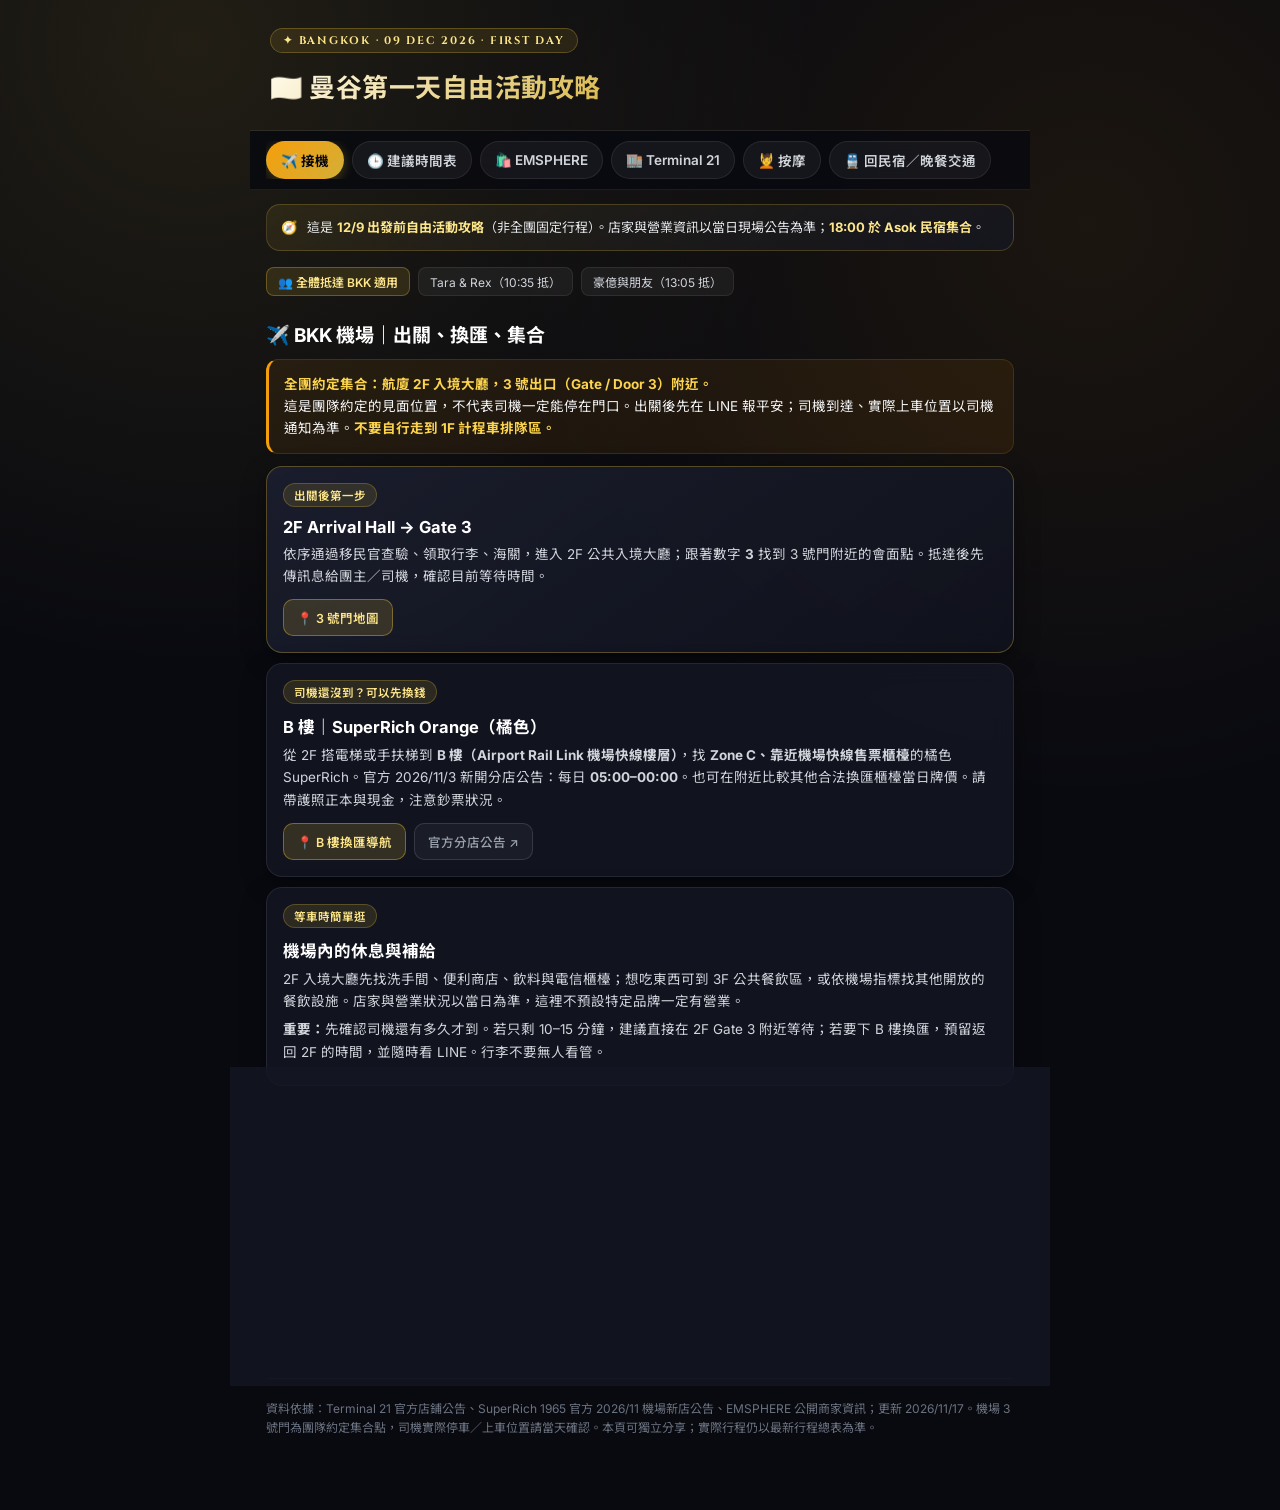
<file: tera_rex_bangkok_guide.html>
<!DOCTYPE html>
<html lang="zh-Hant">
<head>
  <meta charset="utf-8" />
  <meta name="viewport" content="width=device-width, initial-scale=1" />
  <title>12/9 曼谷自由活動攻略｜接機・EMSPHERE・Terminal 21</title>
  <link rel="preconnect" href="https://fonts.googleapis.com" />
  <link rel="preconnect" href="https://fonts.gstatic.com" crossorigin />
  <link href="https://fonts.googleapis.com/css2?family=Cinzel:wght@600;700&family=Inter:wght@400;500;600;700&family=Noto+Sans+TC:wght@400;500;700&display=swap" rel="stylesheet" />
  <style>
    :root {
      --bg-base: #090A10;
      --bg-card: rgba(20, 23, 36, 0.82);
      --bg-card-hover: rgba(26, 30, 48, 0.92);
      --gold-primary: #D4AF37;
      --gold-light: #FDE68A;
      --amber-accent: #F59E0B;
      --text-main: #F3F4F6;
      --text-sub: #9CA3AF;
      --border-gold: rgba(212, 175, 55, 0.25);
      --border-subtle: rgba(255, 255, 255, 0.08);
    }

    * { box-sizing: border-box; }

    body {
      margin: 0;
      background-color: var(--bg-base);
      color: var(--text-main);
      font-family: 'Inter', 'Noto Sans TC', -apple-system, BlinkMacSystemFont, sans-serif;
      background-image:
        radial-gradient(circle at 15% 5%, rgba(212, 175, 55, 0.12) 0%, transparent 45%),
        radial-gradient(circle at 85% 25%, rgba(245, 158, 11, 0.08) 0%, transparent 45%);
      background-attachment: fixed;
      -webkit-font-smoothing: antialiased;
    }

    /* Header */
    header {
      position: relative;
      padding: 28px 20px 20px;
      max-width: 780px;
      margin: 0 auto;
      border-bottom: 1px solid var(--border-subtle);
    }

    .eyebrow {
      display: inline-flex;
      align-items: center;
      gap: 6px;
      font-family: 'Cinzel', sans-serif;
      font-size: 11px;
      font-weight: 700;
      letter-spacing: 0.16em;
      color: var(--gold-light);
      background: rgba(212, 175, 55, 0.12);
      border: 1px solid rgba(212, 175, 55, 0.3);
      padding: 4px 12px;
      border-radius: 999px;
      margin-bottom: 10px;
    }

    h1 {
      font-size: 26px;
      font-weight: 700;
      margin: 4px 0 6px;
      letter-spacing: 0.02em;
      background: linear-gradient(135deg, #FFFBEB 0%, #D4AF37 55%, #F59E0B 100%);
      -webkit-background-clip: text;
      -webkit-text-fill-color: transparent;
    }

    .subtitle {
      font-size: 13.5px;
      color: var(--text-sub);
      line-height: 1.5;
    }

    /* Main Container */
    main {
      max-width: 780px;
      margin: 0 auto;
      padding: 0 16px 72px;
      overflow-wrap: anywhere;
    }

    /* Sticky Tab Navigation (Single-row Horizontal Scroll Pills on Mobile) */
    .nav-wrap {
      position: sticky;
      top: 0;
      z-index: 20;
      background: rgba(9, 10, 16, 0.9);
      backdrop-filter: blur(14px);
      -webkit-backdrop-filter: blur(14px);
      padding: 10px 16px;
      margin: 0 -16px 14px;
      border-bottom: 1px solid var(--border-subtle);
      scroll-margin-top: 0;
    }

    .nav {
      display: flex;
      align-items: center;
      gap: 8px;
      overflow-x: auto;
      -webkit-overflow-scrolling: touch;
      scrollbar-width: none;
      -ms-overflow-style: none;
    }
    .nav::-webkit-scrollbar { display: none; }

    .tab-button {
      flex: 0 0 auto;
      white-space: nowrap;
      font-family: inherit;
      font-weight: 600;
      font-size: 13.5px;
      height: 38px;
      padding: 0 14px;
      cursor: pointer;
      border: 1px solid var(--border-subtle);
      background: rgba(255, 255, 255, 0.05);
      color: #D1D5DB;
      border-radius: 999px;
      transition: all 0.2s ease;
    }

    .tab-button:hover {
      background: rgba(255, 255, 255, 0.1);
      border-color: rgba(212, 175, 55, 0.38);
    }

    .tab-button.active {
      background: linear-gradient(135deg, #F59E0B, #D4AF37);
      color: #090A10;
      font-weight: 700;
      border-color: transparent;
      box-shadow: 0 3px 12px rgba(212, 175, 55, 0.3);
    }

    .tab-button:focus-visible,
    .quick-button:focus-visible {
      outline: 2px solid var(--gold-light);
      outline-offset: 2px;
    }

    /* Top Global Info Banner */
    .top-banner {
      background: linear-gradient(145deg, rgba(212, 175, 55, 0.1), rgba(20, 23, 36, 0.7));
      border: 1px solid var(--border-gold);
      border-radius: 14px;
      padding: 12px 14px;
      font-size: 13px;
      color: #E5E7EB;
      line-height: 1.6;
      margin-bottom: 16px;
      display: flex;
      align-items: flex-start;
      gap: 10px;
    }

    .top-banner strong { color: var(--gold-light); }

    /* Crew Badges */
    .crew-bar {
      display: flex;
      flex-wrap: wrap;
      gap: 8px;
      margin-bottom: 14px;
    }

    .crew-badge {
      font-size: 12px;
      padding: 5px 11px;
      border-radius: 8px;
      background: rgba(255, 255, 255, 0.05);
      border: 1px solid var(--border-subtle);
      color: #D1D5DB;
    }

    .crew-badge.highlight {
      background: rgba(212, 175, 55, 0.14);
      border-color: rgba(212, 175, 55, 0.35);
      color: var(--gold-light);
      font-weight: 600;
    }

    /* In-tab Quick Jump Links */
    .quicklinks {
      display: flex;
      flex-wrap: wrap;
      gap: 8px;
      margin: 10px 0 16px;
    }

    .quick-button {
      appearance: none;
      border: 1px solid rgba(212, 175, 55, 0.25);
      background: rgba(212, 175, 55, 0.08);
      color: var(--gold-light);
      border-radius: 999px;
      padding: 7px 13px;
      font: inherit;
      font-size: 12.5px;
      font-weight: 600;
      cursor: pointer;
      transition: background 0.2s ease, border-color 0.2s ease;
    }

    .quick-button:hover {
      background: rgba(212, 175, 55, 0.18);
      border-color: rgba(212, 175, 55, 0.45);
    }

    /* Panels & Headings */
    .tab-panel { display: none; animation: fadeIn 0.25s ease; }
    .tab-panel.active { display: block; }
    @keyframes fadeIn { from { opacity: 0; transform: translateY(4px); } to { opacity: 1; transform: translateY(0); } }

    .tab-panel section[id],
    .tab-panel h2[id] {
      scroll-margin-top: 72px;
    }

    h2 {
      font-size: 19px;
      font-weight: 700;
      color: #FFF;
      margin: 24px 0 12px;
      display: flex;
      align-items: center;
      gap: 8px;
      scroll-margin-top: 72px;
    }

    h3 {
      font-size: 16px;
      font-weight: 600;
      color: var(--gold-light);
      margin: 22px 0 10px;
    }

    /* Cards */
    .card {
      background: var(--bg-card);
      backdrop-filter: blur(12px);
      -webkit-backdrop-filter: blur(12px);
      border: 1px solid var(--border-subtle);
      border-radius: 16px;
      padding: 16px;
      margin: 10px 0;
      box-shadow: 0 8px 24px rgba(0, 0, 0, 0.35);
      transition: border-color 0.2s ease;
    }

    .card:hover {
      border-color: rgba(212, 175, 55, 0.3);
    }

    .card.accent-gold {
      border-color: rgba(212, 175, 55, 0.35);
      background: linear-gradient(145deg, rgba(28, 31, 48, 0.88), rgba(16, 18, 28, 0.94));
    }

    .tag {
      display: inline-block;
      background: rgba(212, 175, 55, 0.14);
      border: 1px solid rgba(212, 175, 55, 0.28);
      color: var(--gold-light);
      padding: 3px 10px;
      border-radius: 999px;
      font-size: 11.5px;
      font-weight: 600;
      margin-bottom: 8px;
    }

    .itemtitle {
      font-weight: 700;
      font-size: 16.5px;
      color: #FFFFFF;
      margin: 2px 0 6px;
    }

    p { line-height: 1.65; margin: 6px 0; }
    .small { font-size: 13.5px; color: #D1D5DB; line-height: 1.65; }
    .muted { color: var(--text-sub); font-size: 12.5px; line-height: 1.6; }

    /* Callout Box */
    .callout {
      border-left: 3px solid var(--amber-accent);
      background: rgba(245, 158, 11, 0.08);
      border-top: 1px solid rgba(245, 158, 11, 0.15);
      border-right: 1px solid rgba(245, 158, 11, 0.15);
      border-bottom: 1px solid rgba(245, 158, 11, 0.15);
      padding: 13px 15px;
      border-radius: 12px;
      font-size: 13.5px;
      line-height: 1.65;
      color: #F3F4F6;
      margin: 12px 0;
    }

    .callout strong { color: #FCD34D; }

    /* Timeline */
    .timeline {
      position: relative;
      padding-left: 18px;
      margin: 6px 0;
      border-left: 1.5px solid rgba(212, 175, 55, 0.35);
    }

    .tl-item {
      position: relative;
      padding-bottom: 12px;
      font-size: 13.5px;
      line-height: 1.55;
      color: #E5E7EB;
    }

    .tl-item:last-child { padding-bottom: 0; }

    .tl-item::before {
      content: "";
      position: absolute;
      left: -23px;
      top: 5px;
      width: 8px;
      height: 8px;
      border-radius: 50%;
      background: var(--amber-accent);
      box-shadow: 0 0 8px var(--amber-accent);
    }

    .time {
      font-weight: 700;
      color: var(--gold-light);
      display: inline-block;
      min-width: 96px;
    }

    /* Buttons */
    .btn-row {
      display: flex;
      flex-wrap: wrap;
      gap: 8px;
      margin-top: 12px;
    }

    .btn {
      display: inline-flex;
      align-items: center;
      gap: 5px;
      padding: 8px 13px;
      background: rgba(212, 175, 55, 0.18);
      border: 1px solid rgba(212, 175, 55, 0.45);
      color: var(--gold-light);
      text-decoration: none;
      border-radius: 10px;
      font-size: 12.5px;
      font-weight: 600;
      transition: all 0.2s ease;
    }

    .btn:hover {
      background: rgba(212, 175, 55, 0.3);
      color: #FFF;
    }

    .btn.secondary {
      background: rgba(255, 255, 255, 0.04);
      border-color: rgba(255, 255, 255, 0.12);
      color: #9CA3AF;
      font-weight: 500;
    }

    .btn.secondary:hover {
      background: rgba(255, 255, 255, 0.09);
      color: #E5E7EB;
    }

    /* Grid */
    .grid {
      display: grid;
      grid-template-columns: repeat(2, minmax(0, 1fr));
      gap: 10px;
    }
    .grid .card { margin: 0; display: flex; flex-direction: column; justify-content: space-between; }

    /* Status Traffic Lights */
    .status-list p {
      margin: 8px 0;
      padding: 8px 12px;
      border-radius: 10px;
      background: rgba(255, 255, 255, 0.03);
      border: 1px solid rgba(255, 255, 255, 0.05);
    }

    /* Footer */
    footer {
      color: #6B7280;
      font-size: 12px;
      line-height: 1.65;
      margin-top: 36px;
      padding-top: 20px;
      border-top: 1px solid var(--border-subtle);
    }

    @media (max-width: 560px) {
      .grid { grid-template-columns: 1fr; }
      header { padding: 22px 16px 16px; }
      h1 { font-size: 22px; }
      .subtitle { display: none; }
      .time { display: block; margin-bottom: 2px; }
    }
  </style>
</head>
<body>
  <header>
    <div class="eyebrow">✦ BANGKOK · 09 DEC 2026 · FIRST DAY</div>
    <h1>🇹🇭 曼谷第一天自由活動攻略</h1>
  </header>

  <main>
    <div class="nav-wrap">
      <nav aria-label="攻略主要分頁" class="nav" role="tablist">
        <button aria-controls="tab-airport" class="tab-button" data-tab="airport" id="button-airport" role="tab" type="button">✈️ 接機</button>
        <button aria-controls="tab-schedule" class="tab-button" data-tab="schedule" id="button-schedule" role="tab" type="button">🕒 建議時間表</button>
        <button aria-controls="tab-emsphere" class="tab-button" data-tab="emsphere" id="button-emsphere" role="tab" type="button">🛍️ EMSPHERE</button>
        <button aria-controls="tab-terminal" class="tab-button" data-tab="terminal" id="button-terminal" role="tab" type="button">🏬 Terminal 21</button>
        <button aria-controls="tab-massage" class="tab-button" data-tab="massage" id="button-massage" role="tab" type="button">💆 按摩</button>
        <button aria-controls="tab-transport" class="tab-button" data-tab="transport" id="button-transport" role="tab" type="button">🚆 回民宿／晚餐交通</button>
      </nav>
    </div>

    <div class="top-banner">
      <span>🧭</span>
      <div>
        這是 <strong>12/9 出發前自由活動攻略</strong>（非全團固定行程）。店家與營業資訊以當日現場公告為準；<strong>18:00 於 Asok 民宿集合</strong>。
      </div>
    </div>

    <!-- TAB 1: AIRPORT -->
    <div aria-labelledby="button-airport" class="tab-panel" id="tab-airport" role="tabpanel">
      <section id="airport">
        <div class="crew-bar">
          <span class="crew-badge highlight">👥 全體抵達 BKK 適用</span>
          <span class="crew-badge">Tara &amp; Rex（10:35 抵）</span>
          <span class="crew-badge">豪億與朋友（13:05 抵）</span>
        </div>

        <h2>✈️ BKK 機場｜出關、換匯、集合</h2>

        <div class="callout">
          <strong>全團約定集合：航廈 2F 入境大廳，3 號出口（Gate / Door 3）附近。</strong><br />
          這是團隊約定的見面位置，不代表司機一定能停在門口。出關後先在 LINE 報平安；司機到達、實際上車位置以司機通知為準。<strong>不要自行走到 1F 計程車排隊區。</strong>
        </div>

        <div class="card accent-gold">
          <span class="tag">出關後第一步</span>
          <div class="itemtitle">2F Arrival Hall → Gate 3</div>
          <p class="small">依序通過移民官查驗、領取行李、海關，進入 2F 公共入境大廳；跟著數字 <strong>3</strong> 找到 3 號門附近的會面點。抵達後先傳訊息給團主／司機，確認目前等待時間。</p>
          <div class="btn-row">
            <a class="btn" href="https://www.google.com/maps/search/?api=1&amp;query=Suvarnabhumi+Airport+Arrival+Hall+Gate+3" rel="noopener" target="_blank">📍 3 號門地圖</a>
          </div>
        </div>

        <div class="card">
          <span class="tag">司機還沒到？可以先換錢</span>
          <div class="itemtitle">B 樓｜SuperRich Orange（橘色）</div>
          <p class="small">從 2F 搭電梯或手扶梯到 <strong>B 樓（Airport Rail Link 機場快線樓層）</strong>，找 <strong>Zone C、靠近機場快線售票櫃檯</strong>的橘色 SuperRich。官方 2026/11/3 新開分店公告：每日 <strong>05:00–00:00</strong>。也可在附近比較其他合法換匯櫃檯當日牌價。請帶護照正本與現金，注意鈔票狀況。</p>
          <div class="btn-row">
            <a class="btn" href="https://www.google.com/maps/search/?api=1&amp;query=SuperRich+Orange+Suvarnabhumi+Airport+Rail+Link+B+Floor+Zone+C" rel="noopener" target="_blank">📍 B 樓換匯導航</a>
            <a class="btn secondary" href="https://www.superrich1965.com/en/news/airport-rail-link-now-open" rel="noopener" target="_blank">官方分店公告 ↗</a>
          </div>
        </div>

        <div class="card">
          <span class="tag">等車時簡單逛</span>
          <div class="itemtitle">機場內的休息與補給</div>
          <p class="small">2F 入境大廳先找洗手間、便利商店、飲料與電信櫃檯；想吃東西可到 3F 公共餐飲區，或依機場指標找其他開放的餐飲設施。店家與營業狀況以當日為準，這裡不預設特定品牌一定有營業。</p>
          <p class="small"><strong>重要：</strong>先確認司機還有多久才到。若只剩 10–15 分鐘，建議直接在 2F Gate 3 附近等待；若要下 B 樓換匯，預留返回 2F 的時間，並隨時看 LINE。行李不要無人看管。</p>
        </div>

        <div class="card small status-list">
          <div class="itemtitle" style="font-size:15px;margin-bottom:8px;">🚦 等待情境快速判斷</div>
          <p>🟢 <strong>司機還要 30 分鐘以上：</strong>可去 B 樓換匯，回 2F Gate 3 等。</p>
          <p>🟡 <strong>還要 15–30 分鐘：</strong>附近買飲料、上洗手間，不要走遠。</p>
          <p>🔴 <strong>司機快到了：</strong>留在 2F Gate 3，手機保持可聯絡。</p>
          <p class="muted" style="background:none;border:none;padding:4px 0 0;">以上為建議緩衝，不是保證行走時間；人潮與排隊會影響返回速度。</p>
        </div>
      </section>
    </div>

    <!-- TAB 2: SCHEDULE -->
    <div aria-labelledby="button-schedule" class="tab-panel" id="tab-schedule" role="tabpanel">
      <section id="route">
        <div class="crew-bar">
          <span class="crew-badge highlight">🎯 Tara、Rex 主力路線</span>
          <span class="crew-badge">BTS Phrom Phong 站</span>
        </div>

        <h2>⏱ Tara、Rex 建議時間表</h2>
        <div class="card accent-gold">
          <div class="timeline">
            <div class="tl-item"><span class="time">11:30</span> BKK 機場上車，行李交司機保管</div>
            <div class="tl-item"><span class="time">12:15–12:45</span> 預估抵達 EMSPHERE，司機直接回機場</div>
            <div class="tl-item"><span class="time">12:45–13:15</span> 換匯（先確認櫃檯位置）</div>
            <div class="tl-item"><span class="time">13:15–14:15</span> G／GM 樓午餐與泰奶</div>
            <div class="tl-item"><span class="time">14:15–15:30</span> M、1 樓逛街</div>
            <div class="tl-item"><span class="time">15:30–16:20</span> 自由選：甜點、EmQuartier 或提早回 Asok；若要按摩，請在 Asok 附近安排並預留回民宿時間</div>
            <div class="tl-item"><span class="time">16:30 左右</span> BTS Phrom Phong → Asok（一站）</div>
            <div class="tl-item"><span class="time">17:00–18:00</span> 回民宿與大家會合；18:00 再出發</div>
          </div>
        </div>
      </section>
    </div>

    <!-- TAB 3: EMSPHERE -->
    <div aria-labelledby="button-emsphere" class="tab-panel" id="tab-emsphere" role="tabpanel">
      <div class="crew-bar">
        <span class="crew-badge highlight">🎯 Tara、Rex 午餐與逛街主場</span>
        <span class="crew-badge">BTS Phrom Phong 站</span>
      </div>

      <div aria-label="EMSPHERE 章節快速跳轉" class="quicklinks">
        <button class="quick-button" data-target="em-intro" type="button">🏬 商場介紹</button>
        <button class="quick-button" data-target="food" type="button">🍜 美食</button>
        <button class="quick-button" data-target="shop" type="button">🛍️ 購物</button>
        <button class="quick-button" data-target="em-exchange" type="button">💱 換匯</button>
      </div>

      <h2 id="em-intro">🛍️ EMSPHERE｜第一站商場介紹</h2>
      <div class="card">
        <p class="small">EMSPHERE 位於 Sukhumvit 的 EM District 商圈，靠近 <strong>BTS Phrom Phong</strong>。Tara、Rex 由司機送達後可先在館內吃午餐、換匯，再逛泰國設計服飾與生活選物。和 Terminal 21 是<strong>不同商場、不同地點</strong>。</p>
        <p class="small">建議先逛 G／GM 樓餐飲，再逛 M、1F；2F 可找換匯櫃檯，3F 有 IKEA。店鋪與樓層以現場公告為準。</p>
        <div class="btn-row">
          <a class="btn" href="https://www.google.com/maps/search/?api=1&amp;query=EMSPHERE+Bangkok" rel="noopener" target="_blank">📍 EMSPHERE 導航</a>
          <a class="btn secondary" href="https://emsphere.co.th/directory/" rel="noopener" target="_blank">官方商場名錄 ↗</a>
        </div>
      </div>

      <section id="food">
        <h2>🍜 G／GM 樓吃什麼</h2>
        <div class="grid" id="foods"></div>
      </section>

      <section id="shop">
        <h2>🛍️ 值得逛的店</h2>
        <div class="grid" id="shops"></div>
        <div class="card small" style="margin-top:10px;">
          <strong style="color:var(--gold-light);">樓層速查：</strong>
          G／GM：餐廳、甜點、飲料｜M：選物、香氛、品牌服飾｜1F：泰國潮流服飾、美妝、運動品牌｜2F：電子產品、生活用品、SuperRich｜3F：IKEA。
        </div>
      </section>

      <h2 id="em-exchange">💱 EMSPHERE 換匯</h2>
      <div class="card accent-gold">
        <span class="tag">先做這件事</span>
        <div class="itemtitle">SuperRich｜EMSPHERE 2F</div>
        <p class="small">EMSPHERE 官方名錄列於 2F；另有商場內其他 MONEY EXCHANGE 標示。先問服務台「SuperRich 在哪裡」，避免直接找錯樓層。帶護照正本與乾淨完整的鈔票，匯率看現場牌價。</p>
        <div class="btn-row">
          <a class="btn" href="https://www.google.com/maps/search/?api=1&amp;query=SuperRich+EMSPHERE+Bangkok" target="_blank">📍 開啟地圖</a>
          <a class="btn secondary" href="https://emsphere.co.th/directory/" target="_blank">商場官方名錄 ↗</a>
        </div>
      </div>

      <section id="extra">
        <h2>🥭 如果還有時間</h2>
        <div class="card">
          <div class="itemtitle">Mae Varee 芒果糯米飯｜Thong Lo</div>
          <p class="small">在 BTS Thong Lo 附近，從 Phrom Phong 往東一站。屬於額外繞路選項；若要按摩就不建議兩個都排。</p>
          <div class="btn-row">
            <a class="btn" href="https://www.google.com/maps/search/?api=1&amp;query=Mae+Varee+Mango+Sticky+Rice+Thong+Lo" target="_blank">📍 地圖導航</a>
          </div>
        </div>
      </section>
    </div>

    <!-- TAB 4: TERMINAL 21 -->
    <div aria-labelledby="button-terminal" class="tab-panel" id="tab-terminal" role="tabpanel">
      <div class="crew-bar">
        <span class="crew-badge highlight">🎯 豪億與朋友主力路線</span>
        <span class="crew-badge">Tara &amp; Rex 順遊備案</span>
        <span class="crew-badge">BTS Asok 站</span>
      </div>

      <div aria-label="Terminal 21 章節快速跳轉" class="quicklinks">
        <button class="quick-button" data-target="t-intro" type="button">🏬 商場介紹</button>
        <button class="quick-button" data-target="t-food" type="button">🍜 美食</button>
        <button class="quick-button" data-target="t-shop" type="button">🛍️ 購物</button>
        <button class="quick-button" data-target="t-exchange" type="button">💱 換匯</button>
      </div>

      <section id="terminal">
        <h2 id="t-intro">🏬 Terminal 21 Asok｜民宿旁的備用行程</h2>
        <div class="callout">
          這裡是 <strong>Asok 的 Terminal 21</strong>，不是 Pattaya 的 Terminal 21！適合豪億與朋友抵達民宿後直接逛，也適合 Tara、Rex 提早逛完 EMSPHERE 後順路去。商場一般營業 10:00–22:00，當日仍以現場公告為準。
        </div>

        <h2 id="t-food">🍜 Terminal 21｜美食與飲料</h2>
        <div class="card accent-gold">
          <span class="tag">第一站：不用想太多</span>
          <div class="itemtitle">5F｜Pier 21 平價美食街</div>
          <p class="small">泰式炒河粉、打拋飯、海南雞飯、船麵、甜品等攤位集中。先在櫃檯購買儲值卡，再到攤位點餐；用完把卡拿回櫃檯退還餘額。價格比周邊百貨餐廳親民，實際價格看現場菜單。</p>
          <div class="btn-row">
            <a class="btn" href="https://www.google.com/maps/search/?api=1&amp;query=Pier+21+Food+Court+Terminal+21+Asok" rel="noopener" target="_blank">📍 Pier 21 地圖</a>
            <a class="btn secondary" href="https://www.terminal21.co.th/asok/shop/pier21/en" rel="noopener" target="_blank">官方美食街資訊 ↗</a>
          </div>
        </div>

        <div class="grid">
          <article class="card">
            <div>
              <span class="tag">4F｜San Francisco</span>
              <div class="itemtitle">坐下來吃餐廳</div>
              <p class="small">如果不想去美食街，這層有泰國料理、日式餐廳等；可找 Have a Zeed、Thai Thai Boat Noodles。</p>
            </div>
          </article>
          <article class="card">
            <div>
              <span class="tag">甜點與泰奶</span>
              <div class="itemtitle">After You／ChaTraMue</div>
              <p class="small">想吃泰式甜點可找 After You；想喝泰奶可找手標泰奶。請依現場指標或商場店鋪搜尋確認櫃位。</p>
            </div>
            <div class="btn-row">
              <a class="btn secondary" href="https://www.terminal21.co.th/asok/" rel="noopener" target="_blank">Terminal 21 官網 ↗</a>
            </div>
          </article>
        </div>

        <h2 id="t-shop">🛍️ Terminal 21｜購物與樓層</h2>
        <div class="grid">
          <article class="card">
            <div>
              <span class="tag">LG｜Caribbean</span>
              <div class="itemtitle">Gourmet Market</div>
              <p class="small">超市、零食、飲料、日用品。豪億他們到民宿後想補貨最方便。</p>
            </div>
            <div class="btn-row">
              <a class="btn" href="https://www.google.com/maps/search/?api=1&amp;query=Gourmet+Market+Terminal+21+Asok" rel="noopener" target="_blank">📍 地圖</a>
            </div>
          </article>
          <article class="card">
            <div>
              <span class="tag">GF／MF｜Rome／Paris</span>
              <div class="itemtitle">國際品牌、入口與換匯</div>
              <p class="small">BTS Asok 可由連通道進入。MF 可逛服飾與 Pop Mart；館內亦有 SuperRich 換匯據點，位置與營業時間先向服務台確認。</p>
            </div>
          </article>
          <article class="card">
            <div>
              <span class="tag">1F｜Tokyo</span>
              <div class="itemtitle">泰國服飾與小店</div>
              <p class="small">各種小型服飾店、配件、鞋包，適合慢慢挖寶。想找泰國品牌可先逛這層。</p>
            </div>
          </article>
          <article class="card">
            <div>
              <span class="tag">2F｜London</span>
              <div class="itemtitle">男裝、運動與街頭風</div>
              <p class="small">可找 Decathlon、Crocs 及其他運動、休閒服飾；店鋪可能更動。</p>
            </div>
          </article>
          <article class="card">
            <div>
              <span class="tag">3F｜Istanbul</span>
              <div class="itemtitle">生活雜貨、配件</div>
              <p class="small">小飾品、禮物、保養香氛。也可找 EVEANDBOY、LUSH。</p>
            </div>
          </article>
        </div>

        <h2 id="t-exchange">💱 Terminal 21｜換匯</h2>
        <div class="card accent-gold">
          <span class="tag">豪億與朋友／Asok 民宿附近</span>
          <div class="itemtitle">Terminal 21 Asok｜G 樓 Rome｜SuperRich</div>
          <p class="small">Terminal 21 官方店鋪頁列為 <strong>GF（G 樓）KIG406A</strong>，商場公告亦稱 G 樓 Rome 區。商場官方頁面顯示 10:00–22:00，但第三方資料顯示櫃檯可能提早打烊，<strong>實際營業時間請以當日櫃檯為準</strong>。若換匯店排隊太久，可先逛 Pier 21 再回來。</p>
          <div class="btn-row">
            <a class="btn" href="https://www.google.com/maps/search/?api=1&amp;query=Superrich+Thailand+Terminal+21+Asok+G+Floor" rel="noopener" target="_blank">📍 Terminal 21 換匯</a>
            <a class="btn secondary" href="https://www.terminal21.co.th/asok/shop/detail/en/1144/superrich" rel="noopener" target="_blank">官方店鋪資訊 ↗</a>
          </div>
        </div>

        <div class="card">
          <span class="tag">備用選項</span>
          <div class="itemtitle">BTS Asok／MRT Sukhumvit 附近換匯</div>
          <p class="small">若 Terminal 21 內的 SuperRich 沒營業，BTS Asok 站周邊、MRT Sukhumvit 地下商場也有換匯櫃檯；不要只憑「SuperRich」名字判斷分店，先確認地址與當天營業狀況。</p>
          <div class="btn-row">
            <a class="btn" href="https://www.google.com/maps/search/?api=1&amp;query=SuperRich+Exchange+BTS+Asok+Station" rel="noopener" target="_blank">📍 BTS Asok 換匯</a>
          </div>
        </div>

        <h3 style="margin-top:26px;">🧭 分組行動速查</h3>
        <div class="card small">
          <strong style="color:var(--gold-light);font-size:15px;">給豪億與朋友｜到民宿後怎麼玩？</strong>
          <p>先確認民宿能否入內、行李是否能妥善放置。若已安頓好：步行到 Terminal 21 → 5F Pier 21 吃點東西／喝飲料 → 1–3F 逛泰國小店 → 想按摩就選 Soi 19 → 依群組通知回民宿集合。若只是短暫等待，先逛商場即可，別排一小時按摩。</p>
          <div class="btn-row">
            <a class="btn" href="https://www.google.com/maps/search/?api=1&amp;query=Terminal+21+Asok+Bangkok" rel="noopener" target="_blank">📍 Terminal 21 導航</a>
          </div>
        </div>

        <div class="card small">
          <strong style="color:var(--gold-light);font-size:15px;">給 Tara、Rex｜EMSPHERE → Terminal 21</strong>
          <p>從 BTS Phrom Phong 搭往 Khu Khot 方向，一站到 Asok，跟著 Terminal 21／Exit 1 指標走連通道。逛完再走回民宿；民宿精確入口與步行路線以房東提供的地址為準。</p>
        </div>
      </section>
    </div>

    <!-- TAB 5: MASSAGE -->
    <div aria-labelledby="button-massage" class="tab-panel" id="tab-massage" role="tabpanel">
      <div class="crew-bar">
        <span class="crew-badge highlight">👥 全體下午自由時段適用</span>
        <span class="crew-badge">集中於 Asok／Sukhumvit 19 民宿周邊</span>
      </div>

      <h2>💆 Asok／Sukhumvit 19 附近按摩</h2>
      <div class="callout">只列 Asok 民宿與 Terminal 21 周邊選項；以下均未預約。店家是否營業、實際位置、價錢及空位請以當日資訊為準。<strong>18:00 須回民宿集合</strong>，請自行預留交通與步行時間。</div>
      <div class="grid">
        <article class="card">
          <div>
            <div class="itemtitle">Healthy Massage Sukhumvit 19</div>
            <p class="small">Soi 19，距商場不遠。適合想做泰式按摩或足部按摩的人。</p>
          </div>
          <div class="btn-row">
            <a class="btn" href="https://www.google.com/maps/search/?api=1&amp;query=Healthy+Massage+Sukhumvit+19+Bangkok" rel="noopener" target="_blank">📍 地圖</a>
          </div>
        </article>
        <article class="card">
          <div>
            <div class="itemtitle">WellCare Massage Sukhumvit 19</div>
            <p class="small">同在 Soi 19，可與其他店比較現場價目及空位。</p>
          </div>
          <div class="btn-row">
            <a class="btn" href="https://www.google.com/maps/search/?api=1&amp;query=WellCare+Massage+Sukhumvit+19+Bangkok" rel="noopener" target="_blank">📍 地圖</a>
          </div>
        </article>
        <article class="card">
          <div>
            <div class="itemtitle">ThaiThai Massage Terminal21 Asoke</div>
            <p class="small">Soi 19，靠近商場，適合不想走遠的人。</p>
          </div>
          <div class="btn-row">
            <a class="btn" href="https://www.google.com/maps/search/?api=1&amp;query=ThaiThai+Massage+Terminal21+Asoke" rel="noopener" target="_blank">📍 地圖</a>
          </div>
        </article>
        <article class="card">
          <div>
            <div class="itemtitle">LIFE MASSAGE BTS ASOK</div>
            <p class="small">靠 BTS Asok，適合搭車回來順便休息。</p>
          </div>
          <div class="btn-row">
            <a class="btn" href="https://www.google.com/maps/search/?api=1&amp;query=LIFE+MASSAGE+BTS+ASOK+Bangkok" rel="noopener" target="_blank">📍 地圖</a>
          </div>
        </article>
      </div>
    </div>

    <!-- TAB 6: TRANSPORT -->
    <div aria-labelledby="button-transport" class="tab-panel" id="tab-transport" role="tabpanel">
      <div class="crew-bar">
        <span class="crew-badge highlight">👥 全員 18:00 民宿集合適用</span>
        <span class="crew-badge">Tara、Rex、豪億與朋友</span>
      </div>

      <h2>🚆 回民宿與前往晚餐餐廳</h2>
      <div class="callout">📌 <strong>18:00 在 Asok 民宿集合</strong>。晚餐 <strong>19:45 Chom Arun（3F Rooftop）</strong>，請依當日群組與領隊通知決定集合及出發方式；時間為原行程安排，不代表交通已預約。</div>

      <div class="card">
        <span class="tag">第一段｜EMSPHERE → Asok 民宿</span>
        <div class="itemtitle">BTS Phrom Phong → Asok（一站）</div>
        <p class="small">從 EMSPHERE 步行至 BTS Phrom Phong，搭往 Khu Khot／Mo Chit 方向一站至 Asok，再依民宿實際入口步行。若人在 Terminal 21 或 Sukhumvit 19 一帶，通常可直接步行回民宿，不必搭 BTS。</p>
        <div class="btn-row">
          <a class="btn" href="https://www.google.com/maps/dir/?api=1&amp;origin=BTS+Phrom+Phong+Bangkok&amp;destination=BTS+Asok+Bangkok&amp;travelmode=transit" rel="noopener" target="_blank">📍 BTS 一站導航</a>
          <a class="btn secondary" href="https://www.google.com/maps/search/?api=1&amp;query=13+Sukhumvit+19+Alley+Lane+2+Bangkok" rel="noopener" target="_blank">📍 民宿地址地圖搜尋</a>
        </div>
        <p class="muted">民宿地址地圖為搜尋結果，尚未核實建物入口；以房東提供的正式定位為準。</p>
      </div>

      <div class="card accent-gold">
        <span class="tag">第二段｜Asok → Chom Arun 晚餐</span>
        <div class="itemtitle">MRT Sukhumvit → Sanam Chai，再步行</div>
        <p class="small">從民宿步行至 MRT Sukhumvit，搭藍線往 Sanam Chai 方向（途中不必換線），下車後依 Google Maps 步行至昭披耶河畔的 Chom Arun。實際班次、步行時間及入口請當天導航確認。</p>
        <div class="btn-row">
          <a class="btn" href="https://www.google.com/maps/dir/?api=1&amp;origin=MRT+Sukhumvit+Bangkok&amp;destination=Chom+Arun+Bangkok&amp;travelmode=transit" rel="noopener" target="_blank">📍 捷運路線導航</a>
          <a class="btn secondary" href="https://www.google.com/maps/search/?api=1&amp;query=Chom+Arun+Bangkok" rel="noopener" target="_blank">📍 Chom Arun 餐廳地圖</a>
        </div>
      </div>

      <div class="card">
        <span class="tag">備案｜直接搭車</span>
        <div class="itemtitle">計程車／叫車前往 Chom Arun</div>
        <p class="small">若集合較晚、同行者不方便走路，可直接叫車；曼谷尖峰時段塞車不確定性較高，請勿把 Google Maps 當下預估視為保證抵達時間。</p>
        <div class="btn-row">
          <a class="btn" href="https://www.google.com/maps/dir/?api=1&amp;origin=13+Sukhumvit+19+Alley+Lane+2+Bangkok&amp;destination=Chom+Arun+Bangkok&amp;travelmode=driving" rel="noopener" target="_blank">📍 開啟開車路線</a>
        </div>
      </div>
    </div>

    <footer>
      資料依據：Terminal 21 官方店鋪公告、SuperRich 1965 官方 2026/11 機場新店公告、EMSPHERE 公開商家資訊；更新 2026/11/17。機場 3 號門為團隊約定集合點，司機實際停車／上車位置請當天確認。本頁可獨立分享；實際行程仍以最新行程總表為準。
    </footer>
  </main>

  <script>
    (function(){
      const tabs = [...document.querySelectorAll('.tab-button')];
      const panels = [...document.querySelectorAll('.tab-panel')];
      const valid = new Set(tabs.map(t => t.dataset.tab));

      const nav = document.querySelector('.nav');
      const navWrap = document.querySelector('.nav-wrap');
      function activate(id, scrollToNav = false){
        if (!valid.has(id)) id = 'airport';
        let selectedButton;
        tabs.forEach(b => {
          const active = b.dataset.tab === id;
          b.classList.toggle('active', active);
          b.setAttribute('aria-selected', String(active));
          b.tabIndex = active ? 0 : -1;
          if (active) selectedButton = b;
        });
        panels.forEach(p => {
          const active = p.id === 'tab-' + id;
          p.classList.toggle('active', active);
          p.hidden = !active;
        });
        // 只水平捲動分頁列，避免 scrollIntoView 連整頁一起移動。
        if (selectedButton) {
          const left = selectedButton.offsetLeft - nav.offsetLeft;
          const targetLeft = left - (nav.clientWidth - selectedButton.offsetWidth) / 2;
          nav.scrollTo({left: Math.max(0, targetLeft), behavior: 'smooth'});
        }
        if (location.hash !== '#' + id) history.replaceState(null, '', '#' + id);
        if (scrollToNav) {
          // 僅使用視窗的垂直捲動；固定導覽列會留在上緣。
          const top = navWrap.getBoundingClientRect().top + window.scrollY;
          window.scrollTo({top, behavior: 'instant'});
        }
      }

      tabs.forEach(b => b.addEventListener('click', () => activate(b.dataset.tab, true)));

      document.querySelectorAll('.quick-button').forEach(b => b.addEventListener('click', () => {
        const target = document.getElementById(b.dataset.target);
        if (target && !target.closest('.tab-panel[hidden]')) {
          target.scrollIntoView({ block: 'start', behavior: 'smooth' });
        }
      }));

      const initial = location.hash.slice(1);
      activate(valid.has(initial) ? initial : 'airport');
      window.addEventListener('hashchange', () => {
        const id = location.hash.slice(1);
        if (valid.has(id)) activate(id);
      });
    })();

    const food = [
      ['Pad Thai Fai Ta Lu','G｜泰式炒河粉','第一次來泰國很適合；想吃經典炒河粉選這間'],
      ['Nara Thai','G｜泰式餐廳','想坐下來點幾道泰國菜一起分享'],
      ['Fatt Chicken Rice','G｜雞飯','不想研究菜單、想快速吃飽'],
      ['ChaTraMue','G｜泰式奶茶','經典手標泰奶，順手帶一杯'],
      ['Pang Cha','G｜泰式甜品','想吃冰涼甜點可看看'],
      ['CO LIMITED','GM｜泰式料理','想吃泰國料理又偏好餐廳座位'],
      ['Ba Hao Tian Mi','GM｜甜品','飯後想找甜品可以考慮'],
      ['Gordon Ramsay Street Pizza','GM｜披薩','不想吃泰式料理的備案']
    ];

    const shops = [
      ['Another Story','M｜設計選物','泰國設計雜貨、禮品、生活小物'],
      ['Gentlewoman','1F｜服飾','泰國人氣服飾與配件'],
      ['Daddy and the Muscle Academy','1F｜服飾','繽紛、可愛風格的泰國品牌'],
      ['EVEANDBOY','1F｜美妝','泰國與國際美妝品牌集合'],
      ['POMELO','1F｜服飾','日常女裝、配件'],
      ['BEAMS','M｜服飾','日系潮流與選品'],
      ['FlynOw III','M｜設計服飾','泰國時尚設計品牌'],
      ['IKEA Sukhumvit','3F｜生活','市中心 IKEA；時間不夠可跳過'],
      ['Flying Tiger','2F｜生活雜貨','小物與有趣雜貨']
    ];

    function card(x){
      let q = encodeURIComponent(x[0] + ' EMSPHERE Bangkok');
      return `<article class="card"><div><span class="tag">${x[1]}</span><div class="itemtitle">${x[0]}</div><div class="small">${x[2]}</div></div><div class="btn-row"><a class="btn" href="https://www.google.com/maps/search/?api=1&query=${q}" target="_blank" rel="noopener">📍 地圖／照片</a></div></article>`;
    }

    document.getElementById('foods').innerHTML = food.map(card).join('');
    document.getElementById('shops').innerHTML = shops.map(card).join('');
  </script>
</body>
</html>
</file>
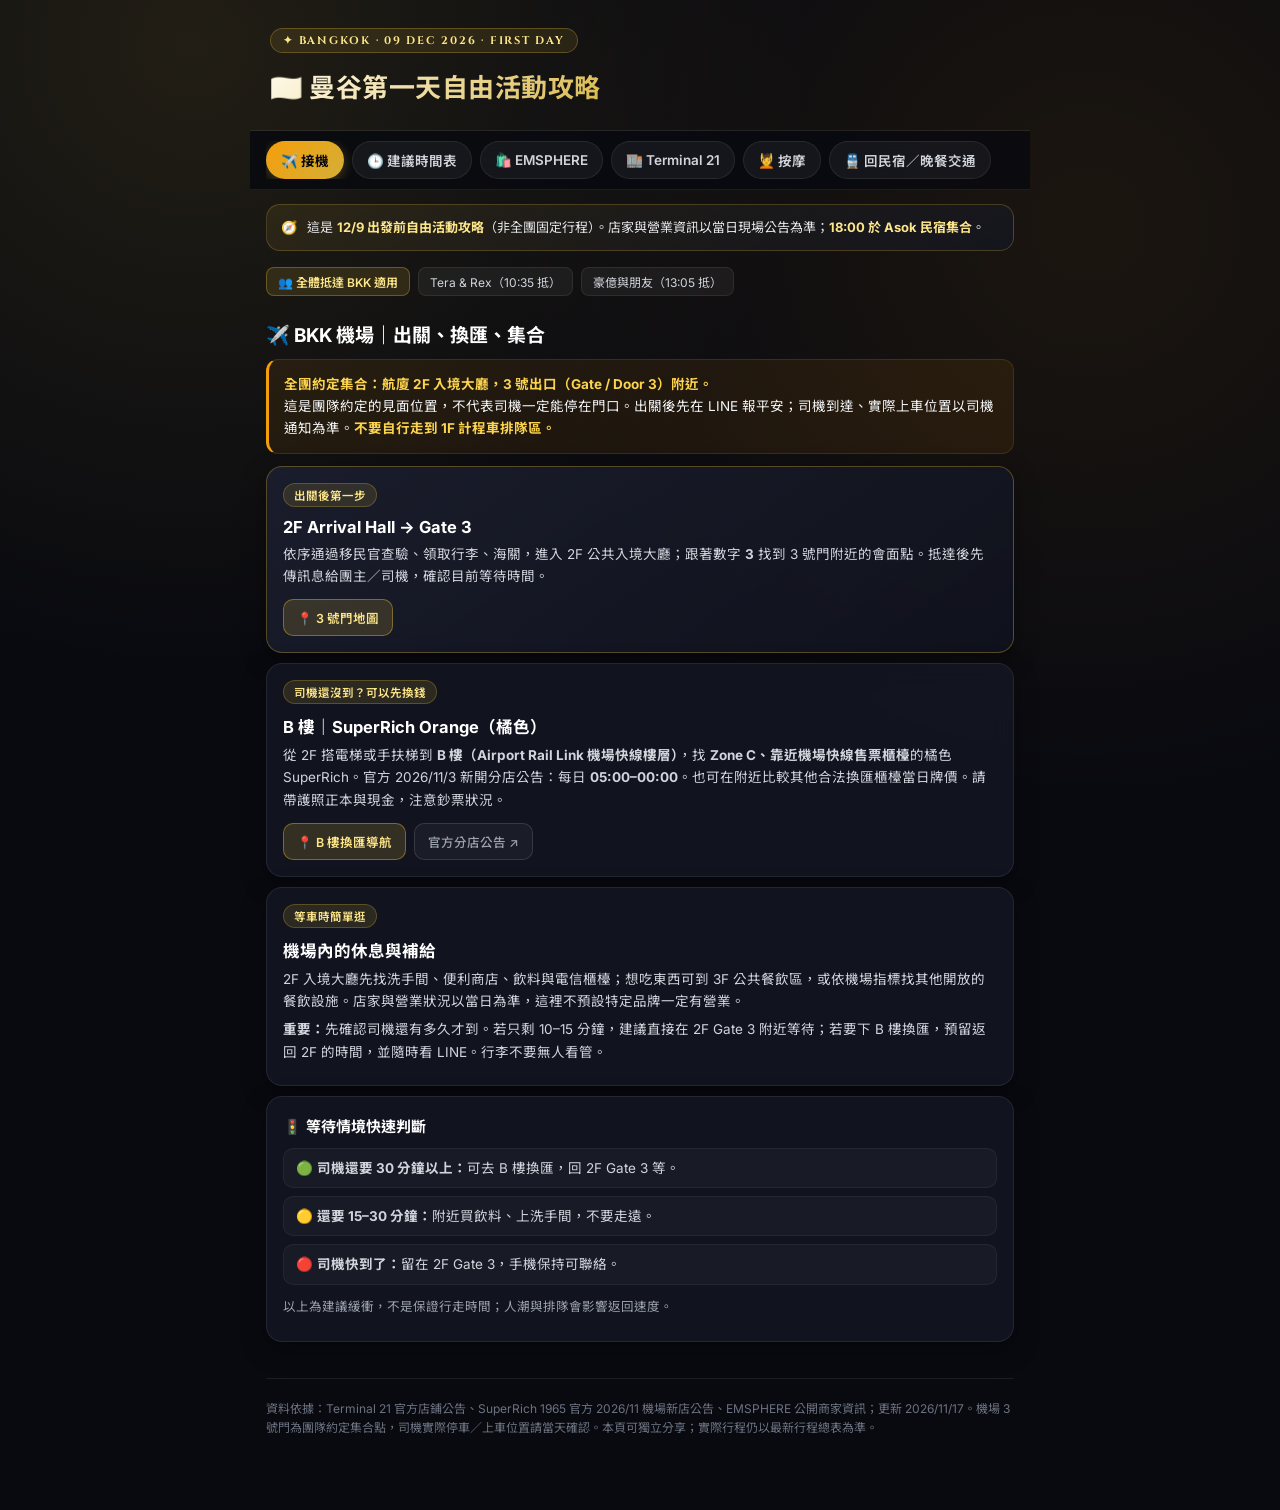
<file: tera_rex_bangkok_guide.html.html>
<!DOCTYPE html>
<html lang="zh-Hant">
<head>
  <meta charset="utf-8" />
  <meta name="viewport" content="width=device-width, initial-scale=1" />
  <title>12/9 曼谷自由活動攻略｜接機・EMSPHERE・Terminal 21</title>
  <link rel="preconnect" href="https://fonts.googleapis.com" />
  <link rel="preconnect" href="https://fonts.gstatic.com" crossorigin />
  <link href="https://fonts.googleapis.com/css2?family=Cinzel:wght@600;700&family=Inter:wght@400;500;600;700&family=Noto+Sans+TC:wght@400;500;700&display=swap" rel="stylesheet" />
  <style>
    :root {
      --bg-base: #090A10;
      --bg-card: rgba(20, 23, 36, 0.82);
      --bg-card-hover: rgba(26, 30, 48, 0.92);
      --gold-primary: #D4AF37;
      --gold-light: #FDE68A;
      --amber-accent: #F59E0B;
      --text-main: #F3F4F6;
      --text-sub: #9CA3AF;
      --border-gold: rgba(212, 175, 55, 0.25);
      --border-subtle: rgba(255, 255, 255, 0.08);
    }

    * { box-sizing: border-box; }

    body {
      margin: 0;
      background-color: var(--bg-base);
      color: var(--text-main);
      font-family: 'Inter', 'Noto Sans TC', -apple-system, BlinkMacSystemFont, sans-serif;
      background-image:
        radial-gradient(circle at 15% 5%, rgba(212, 175, 55, 0.12) 0%, transparent 45%),
        radial-gradient(circle at 85% 25%, rgba(245, 158, 11, 0.08) 0%, transparent 45%);
      background-attachment: fixed;
      -webkit-font-smoothing: antialiased;
    }

    /* Header */
    header {
      position: relative;
      padding: 28px 20px 20px;
      max-width: 780px;
      margin: 0 auto;
      border-bottom: 1px solid var(--border-subtle);
    }

    .eyebrow {
      display: inline-flex;
      align-items: center;
      gap: 6px;
      font-family: 'Cinzel', sans-serif;
      font-size: 11px;
      font-weight: 700;
      letter-spacing: 0.16em;
      color: var(--gold-light);
      background: rgba(212, 175, 55, 0.12);
      border: 1px solid rgba(212, 175, 55, 0.3);
      padding: 4px 12px;
      border-radius: 999px;
      margin-bottom: 10px;
    }

    h1 {
      font-size: 26px;
      font-weight: 700;
      margin: 4px 0 6px;
      letter-spacing: 0.02em;
      background: linear-gradient(135deg, #FFFBEB 0%, #D4AF37 55%, #F59E0B 100%);
      -webkit-background-clip: text;
      -webkit-text-fill-color: transparent;
    }

    .subtitle {
      font-size: 13.5px;
      color: var(--text-sub);
      line-height: 1.5;
    }

    /* Main Container */
    main {
      max-width: 780px;
      margin: 0 auto;
      padding: 0 16px 72px;
      overflow-wrap: anywhere;
    }

    /* Sticky Tab Navigation (Single-row Horizontal Scroll Pills on Mobile) */
    .nav-wrap {
      position: sticky;
      top: 0;
      z-index: 20;
      background: rgba(9, 10, 16, 0.9);
      backdrop-filter: blur(14px);
      -webkit-backdrop-filter: blur(14px);
      padding: 10px 16px;
      margin: 0 -16px 14px;
      border-bottom: 1px solid var(--border-subtle);
      scroll-margin-top: 0;
    }

    .nav {
      display: flex;
      align-items: center;
      gap: 8px;
      overflow-x: auto;
      -webkit-overflow-scrolling: touch;
      scrollbar-width: none;
      -ms-overflow-style: none;
    }
    .nav::-webkit-scrollbar { display: none; }

    .tab-button {
      flex: 0 0 auto;
      white-space: nowrap;
      font-family: inherit;
      font-weight: 600;
      font-size: 13.5px;
      height: 38px;
      padding: 0 14px;
      cursor: pointer;
      border: 1px solid var(--border-subtle);
      background: rgba(255, 255, 255, 0.05);
      color: #D1D5DB;
      border-radius: 999px;
      transition: all 0.2s ease;
    }

    .tab-button:hover {
      background: rgba(255, 255, 255, 0.1);
      border-color: rgba(212, 175, 55, 0.38);
    }

    .tab-button.active {
      background: linear-gradient(135deg, #F59E0B, #D4AF37);
      color: #090A10;
      font-weight: 700;
      border-color: transparent;
      box-shadow: 0 3px 12px rgba(212, 175, 55, 0.3);
    }

    .tab-button:focus-visible,
    .quick-button:focus-visible {
      outline: 2px solid var(--gold-light);
      outline-offset: 2px;
    }

    /* Top Global Info Banner */
    .top-banner {
      background: linear-gradient(145deg, rgba(212, 175, 55, 0.1), rgba(20, 23, 36, 0.7));
      border: 1px solid var(--border-gold);
      border-radius: 14px;
      padding: 12px 14px;
      font-size: 13px;
      color: #E5E7EB;
      line-height: 1.6;
      margin-bottom: 16px;
      display: flex;
      align-items: flex-start;
      gap: 10px;
    }

    .top-banner strong { color: var(--gold-light); }

    /* Crew Badges */
    .crew-bar {
      display: flex;
      flex-wrap: wrap;
      gap: 8px;
      margin-bottom: 14px;
    }

    .crew-badge {
      font-size: 12px;
      padding: 5px 11px;
      border-radius: 8px;
      background: rgba(255, 255, 255, 0.05);
      border: 1px solid var(--border-subtle);
      color: #D1D5DB;
    }

    .crew-badge.highlight {
      background: rgba(212, 175, 55, 0.14);
      border-color: rgba(212, 175, 55, 0.35);
      color: var(--gold-light);
      font-weight: 600;
    }

    /* In-tab Quick Jump Links */
    .quicklinks {
      display: flex;
      flex-wrap: wrap;
      gap: 8px;
      margin: 10px 0 16px;
    }

    .quick-button {
      appearance: none;
      border: 1px solid rgba(212, 175, 55, 0.25);
      background: rgba(212, 175, 55, 0.08);
      color: var(--gold-light);
      border-radius: 999px;
      padding: 7px 13px;
      font: inherit;
      font-size: 12.5px;
      font-weight: 600;
      cursor: pointer;
      transition: background 0.2s ease, border-color 0.2s ease;
    }

    .quick-button:hover {
      background: rgba(212, 175, 55, 0.18);
      border-color: rgba(212, 175, 55, 0.45);
    }

    /* Panels & Headings */
    .tab-panel { display: none; animation: fadeIn 0.25s ease; }
    .tab-panel.active { display: block; }
    @keyframes fadeIn { from { opacity: 0; transform: translateY(4px); } to { opacity: 1; transform: translateY(0); } }

    .tab-panel section[id],
    .tab-panel h2[id] {
      scroll-margin-top: 72px;
    }

    h2 {
      font-size: 19px;
      font-weight: 700;
      color: #FFF;
      margin: 24px 0 12px;
      display: flex;
      align-items: center;
      gap: 8px;
      scroll-margin-top: 72px;
    }

    h3 {
      font-size: 16px;
      font-weight: 600;
      color: var(--gold-light);
      margin: 22px 0 10px;
    }

    /* Cards */
    .card {
      background: var(--bg-card);
      backdrop-filter: blur(12px);
      -webkit-backdrop-filter: blur(12px);
      border: 1px solid var(--border-subtle);
      border-radius: 16px;
      padding: 16px;
      margin: 10px 0;
      box-shadow: 0 8px 24px rgba(0, 0, 0, 0.35);
      transition: border-color 0.2s ease;
    }

    .card:hover {
      border-color: rgba(212, 175, 55, 0.3);
    }

    .card.accent-gold {
      border-color: rgba(212, 175, 55, 0.35);
      background: linear-gradient(145deg, rgba(28, 31, 48, 0.88), rgba(16, 18, 28, 0.94));
    }

    .tag {
      display: inline-block;
      background: rgba(212, 175, 55, 0.14);
      border: 1px solid rgba(212, 175, 55, 0.28);
      color: var(--gold-light);
      padding: 3px 10px;
      border-radius: 999px;
      font-size: 11.5px;
      font-weight: 600;
      margin-bottom: 8px;
    }

    .itemtitle {
      font-weight: 700;
      font-size: 16.5px;
      color: #FFFFFF;
      margin: 2px 0 6px;
    }

    p { line-height: 1.65; margin: 6px 0; }
    .small { font-size: 13.5px; color: #D1D5DB; line-height: 1.65; }
    .muted { color: var(--text-sub); font-size: 12.5px; line-height: 1.6; }

    /* Callout Box */
    .callout {
      border-left: 3px solid var(--amber-accent);
      background: rgba(245, 158, 11, 0.08);
      border-top: 1px solid rgba(245, 158, 11, 0.15);
      border-right: 1px solid rgba(245, 158, 11, 0.15);
      border-bottom: 1px solid rgba(245, 158, 11, 0.15);
      padding: 13px 15px;
      border-radius: 12px;
      font-size: 13.5px;
      line-height: 1.65;
      color: #F3F4F6;
      margin: 12px 0;
    }

    .callout strong { color: #FCD34D; }

    /* Timeline */
    .timeline {
      position: relative;
      padding-left: 18px;
      margin: 6px 0;
      border-left: 1.5px solid rgba(212, 175, 55, 0.35);
    }

    .tl-item {
      position: relative;
      padding-bottom: 12px;
      font-size: 13.5px;
      line-height: 1.55;
      color: #E5E7EB;
    }

    .tl-item:last-child { padding-bottom: 0; }

    .tl-item::before {
      content: "";
      position: absolute;
      left: -23px;
      top: 5px;
      width: 8px;
      height: 8px;
      border-radius: 50%;
      background: var(--amber-accent);
      box-shadow: 0 0 8px var(--amber-accent);
    }

    .time {
      font-weight: 700;
      color: var(--gold-light);
      display: inline-block;
      min-width: 96px;
    }

    /* Buttons */
    .btn-row {
      display: flex;
      flex-wrap: wrap;
      gap: 8px;
      margin-top: 12px;
    }

    .btn {
      display: inline-flex;
      align-items: center;
      gap: 5px;
      padding: 8px 13px;
      background: rgba(212, 175, 55, 0.18);
      border: 1px solid rgba(212, 175, 55, 0.45);
      color: var(--gold-light);
      text-decoration: none;
      border-radius: 10px;
      font-size: 12.5px;
      font-weight: 600;
      transition: all 0.2s ease;
    }

    .btn:hover {
      background: rgba(212, 175, 55, 0.3);
      color: #FFF;
    }

    .btn.secondary {
      background: rgba(255, 255, 255, 0.04);
      border-color: rgba(255, 255, 255, 0.12);
      color: #9CA3AF;
      font-weight: 500;
    }

    .btn.secondary:hover {
      background: rgba(255, 255, 255, 0.09);
      color: #E5E7EB;
    }

    /* Grid */
    .grid {
      display: grid;
      grid-template-columns: repeat(2, minmax(0, 1fr));
      gap: 10px;
    }
    .grid .card { margin: 0; display: flex; flex-direction: column; justify-content: space-between; }

    /* Status Traffic Lights */
    .status-list p {
      margin: 8px 0;
      padding: 8px 12px;
      border-radius: 10px;
      background: rgba(255, 255, 255, 0.03);
      border: 1px solid rgba(255, 255, 255, 0.05);
    }

    /* Footer */
    footer {
      color: #6B7280;
      font-size: 12px;
      line-height: 1.65;
      margin-top: 36px;
      padding-top: 20px;
      border-top: 1px solid var(--border-subtle);
    }

    @media (max-width: 560px) {
      .grid { grid-template-columns: 1fr; }
      header { padding: 22px 16px 16px; }
      h1 { font-size: 22px; }
      .subtitle { display: none; }
      .time { display: block; margin-bottom: 2px; }
    }
  </style>
</head>
<body>
  <header>
    <div class="eyebrow">✦ BANGKOK · 09 DEC 2026 · FIRST DAY</div>
    <h1>🇹🇭 曼谷第一天自由活動攻略</h1>
  </header>

  <main>
    <div class="nav-wrap">
      <nav aria-label="攻略主要分頁" class="nav" role="tablist">
        <button aria-controls="tab-airport" class="tab-button" data-tab="airport" id="button-airport" role="tab" type="button">✈️ 接機</button>
        <button aria-controls="tab-schedule" class="tab-button" data-tab="schedule" id="button-schedule" role="tab" type="button">🕒 建議時間表</button>
        <button aria-controls="tab-emsphere" class="tab-button" data-tab="emsphere" id="button-emsphere" role="tab" type="button">🛍️ EMSPHERE</button>
        <button aria-controls="tab-terminal" class="tab-button" data-tab="terminal" id="button-terminal" role="tab" type="button">🏬 Terminal 21</button>
        <button aria-controls="tab-massage" class="tab-button" data-tab="massage" id="button-massage" role="tab" type="button">💆 按摩</button>
        <button aria-controls="tab-transport" class="tab-button" data-tab="transport" id="button-transport" role="tab" type="button">🚆 回民宿／晚餐交通</button>
      </nav>
    </div>

    <div class="top-banner">
      <span>🧭</span>
      <div>
        這是 <strong>12/9 出發前自由活動攻略</strong>（非全團固定行程）。店家與營業資訊以當日現場公告為準；<strong>18:00 於 Asok 民宿集合</strong>。
      </div>
    </div>

    <!-- TAB 1: AIRPORT -->
    <div aria-labelledby="button-airport" class="tab-panel" id="tab-airport" role="tabpanel">
      <section id="airport">
        <div class="crew-bar">
          <span class="crew-badge highlight">👥 全體抵達 BKK 適用</span>
          <span class="crew-badge">Tera &amp; Rex（10:35 抵）</span>
          <span class="crew-badge">豪億與朋友（13:05 抵）</span>
        </div>

        <h2>✈️ BKK 機場｜出關、換匯、集合</h2>

        <div class="callout">
          <strong>全團約定集合：航廈 2F 入境大廳，3 號出口（Gate / Door 3）附近。</strong><br />
          這是團隊約定的見面位置，不代表司機一定能停在門口。出關後先在 LINE 報平安；司機到達、實際上車位置以司機通知為準。<strong>不要自行走到 1F 計程車排隊區。</strong>
        </div>

        <div class="card accent-gold">
          <span class="tag">出關後第一步</span>
          <div class="itemtitle">2F Arrival Hall → Gate 3</div>
          <p class="small">依序通過移民官查驗、領取行李、海關，進入 2F 公共入境大廳；跟著數字 <strong>3</strong> 找到 3 號門附近的會面點。抵達後先傳訊息給團主／司機，確認目前等待時間。</p>
          <div class="btn-row">
            <a class="btn" href="https://www.google.com/maps/search/?api=1&amp;query=Suvarnabhumi+Airport+Arrival+Hall+Gate+3" rel="noopener" target="_blank">📍 3 號門地圖</a>
          </div>
        </div>

        <div class="card">
          <span class="tag">司機還沒到？可以先換錢</span>
          <div class="itemtitle">B 樓｜SuperRich Orange（橘色）</div>
          <p class="small">從 2F 搭電梯或手扶梯到 <strong>B 樓（Airport Rail Link 機場快線樓層）</strong>，找 <strong>Zone C、靠近機場快線售票櫃檯</strong>的橘色 SuperRich。官方 2026/11/3 新開分店公告：每日 <strong>05:00–00:00</strong>。也可在附近比較其他合法換匯櫃檯當日牌價。請帶護照正本與現金，注意鈔票狀況。</p>
          <div class="btn-row">
            <a class="btn" href="https://www.google.com/maps/search/?api=1&amp;query=SuperRich+Orange+Suvarnabhumi+Airport+Rail+Link+B+Floor+Zone+C" rel="noopener" target="_blank">📍 B 樓換匯導航</a>
            <a class="btn secondary" href="https://www.superrich1965.com/en/news/airport-rail-link-now-open" rel="noopener" target="_blank">官方分店公告 ↗</a>
          </div>
        </div>

        <div class="card">
          <span class="tag">等車時簡單逛</span>
          <div class="itemtitle">機場內的休息與補給</div>
          <p class="small">2F 入境大廳先找洗手間、便利商店、飲料與電信櫃檯；想吃東西可到 3F 公共餐飲區，或依機場指標找其他開放的餐飲設施。店家與營業狀況以當日為準，這裡不預設特定品牌一定有營業。</p>
          <p class="small"><strong>重要：</strong>先確認司機還有多久才到。若只剩 10–15 分鐘，建議直接在 2F Gate 3 附近等待；若要下 B 樓換匯，預留返回 2F 的時間，並隨時看 LINE。行李不要無人看管。</p>
        </div>

        <div class="card small status-list">
          <div class="itemtitle" style="font-size:15px;margin-bottom:8px;">🚦 等待情境快速判斷</div>
          <p>🟢 <strong>司機還要 30 分鐘以上：</strong>可去 B 樓換匯，回 2F Gate 3 等。</p>
          <p>🟡 <strong>還要 15–30 分鐘：</strong>附近買飲料、上洗手間，不要走遠。</p>
          <p>🔴 <strong>司機快到了：</strong>留在 2F Gate 3，手機保持可聯絡。</p>
          <p class="muted" style="background:none;border:none;padding:4px 0 0;">以上為建議緩衝，不是保證行走時間；人潮與排隊會影響返回速度。</p>
        </div>
      </section>
    </div>

    <!-- TAB 2: SCHEDULE -->
    <div aria-labelledby="button-schedule" class="tab-panel" id="tab-schedule" role="tabpanel">
      <section id="route">
        <div class="crew-bar">
          <span class="crew-badge highlight">🎯 Tera、Rex 主力路線</span>
          <span class="crew-badge">BTS Phrom Phong 站</span>
        </div>

        <h2>⏱ Tera、Rex 建議時間表</h2>
        <div class="card accent-gold">
          <div class="timeline">
            <div class="tl-item"><span class="time">11:30</span> BKK 機場上車，行李交司機保管</div>
            <div class="tl-item"><span class="time">12:15–12:45</span> 預估抵達 EMSPHERE，司機直接回機場</div>
            <div class="tl-item"><span class="time">12:45–13:15</span> 換匯（先確認櫃檯位置）</div>
            <div class="tl-item"><span class="time">13:15–14:15</span> G／GM 樓午餐與泰奶</div>
            <div class="tl-item"><span class="time">14:15–15:30</span> M、1 樓逛街</div>
            <div class="tl-item"><span class="time">15:30–16:20</span> 自由選：甜點、EmQuartier 或提早回 Asok；若要按摩，請在 Asok 附近安排並預留回民宿時間</div>
            <div class="tl-item"><span class="time">16:30 左右</span> BTS Phrom Phong → Asok（一站）</div>
            <div class="tl-item"><span class="time">17:00–18:00</span> 回民宿與大家會合；18:00 再出發</div>
          </div>
        </div>
      </section>
    </div>

    <!-- TAB 3: EMSPHERE -->
    <div aria-labelledby="button-emsphere" class="tab-panel" id="tab-emsphere" role="tabpanel">
      <div class="crew-bar">
        <span class="crew-badge highlight">🎯 Tera、Rex 午餐與逛街主場</span>
        <span class="crew-badge">BTS Phrom Phong 站</span>
      </div>

      <div aria-label="EMSPHERE 章節快速跳轉" class="quicklinks">
        <button class="quick-button" data-target="em-intro" type="button">🏬 商場介紹</button>
        <button class="quick-button" data-target="food" type="button">🍜 美食</button>
        <button class="quick-button" data-target="shop" type="button">🛍️ 購物</button>
        <button class="quick-button" data-target="em-exchange" type="button">💱 換匯</button>
      </div>

      <h2 id="em-intro">🛍️ EMSPHERE｜第一站商場介紹</h2>
      <div class="card">
        <p class="small">EMSPHERE 位於 Sukhumvit 的 EM District 商圈，靠近 <strong>BTS Phrom Phong</strong>。Tera、Rex 由司機送達後可先在館內吃午餐、換匯，再逛泰國設計服飾與生活選物。和 Terminal 21 是<strong>不同商場、不同地點</strong>。</p>
        <p class="small">建議先逛 G／GM 樓餐飲，再逛 M、1F；2F 可找換匯櫃檯，3F 有 IKEA。店鋪與樓層以現場公告為準。</p>
        <div class="btn-row">
          <a class="btn" href="https://www.google.com/maps/search/?api=1&amp;query=EMSPHERE+Bangkok" rel="noopener" target="_blank">📍 EMSPHERE 導航</a>
          <a class="btn secondary" href="https://emsphere.co.th/directory/" rel="noopener" target="_blank">官方商場名錄 ↗</a>
        </div>
      </div>

      <section id="food">
        <h2>🍜 G／GM 樓吃什麼</h2>
        <div class="grid" id="foods"></div>
      </section>

      <section id="shop">
        <h2>🛍️ 值得逛的店</h2>
        <div class="grid" id="shops"></div>
        <div class="card small" style="margin-top:10px;">
          <strong style="color:var(--gold-light);">樓層速查：</strong>
          G／GM：餐廳、甜點、飲料｜M：選物、香氛、品牌服飾｜1F：泰國潮流服飾、美妝、運動品牌｜2F：電子產品、生活用品、SuperRich｜3F：IKEA。
        </div>
      </section>

      <h2 id="em-exchange">💱 EMSPHERE 換匯</h2>
      <div class="card accent-gold">
        <span class="tag">先做這件事</span>
        <div class="itemtitle">SuperRich｜EMSPHERE 2F</div>
        <p class="small">EMSPHERE 官方名錄列於 2F；另有商場內其他 MONEY EXCHANGE 標示。先問服務台「SuperRich 在哪裡」，避免直接找錯樓層。帶護照正本與乾淨完整的鈔票，匯率看現場牌價。</p>
        <div class="btn-row">
          <a class="btn" href="https://www.google.com/maps/search/?api=1&amp;query=SuperRich+EMSPHERE+Bangkok" target="_blank">📍 開啟地圖</a>
          <a class="btn secondary" href="https://emsphere.co.th/directory/" target="_blank">商場官方名錄 ↗</a>
        </div>
      </div>

      <section id="extra">
        <h2>🥭 如果還有時間</h2>
        <div class="card">
          <div class="itemtitle">Mae Varee 芒果糯米飯｜Thong Lo</div>
          <p class="small">在 BTS Thong Lo 附近，從 Phrom Phong 往東一站。屬於額外繞路選項；若要按摩就不建議兩個都排。</p>
          <div class="btn-row">
            <a class="btn" href="https://www.google.com/maps/search/?api=1&amp;query=Mae+Varee+Mango+Sticky+Rice+Thong+Lo" target="_blank">📍 地圖導航</a>
          </div>
        </div>
      </section>
    </div>

    <!-- TAB 4: TERMINAL 21 -->
    <div aria-labelledby="button-terminal" class="tab-panel" id="tab-terminal" role="tabpanel">
      <div class="crew-bar">
        <span class="crew-badge highlight">🎯 豪億與朋友主力路線</span>
        <span class="crew-badge">Tera &amp; Rex 順遊備案</span>
        <span class="crew-badge">BTS Asok 站</span>
      </div>

      <div aria-label="Terminal 21 章節快速跳轉" class="quicklinks">
        <button class="quick-button" data-target="t-intro" type="button">🏬 商場介紹</button>
        <button class="quick-button" data-target="t-food" type="button">🍜 美食</button>
        <button class="quick-button" data-target="t-shop" type="button">🛍️ 購物</button>
        <button class="quick-button" data-target="t-exchange" type="button">💱 換匯</button>
      </div>

      <section id="terminal">
        <h2 id="t-intro">🏬 Terminal 21 Asok｜民宿旁的備用行程</h2>
        <div class="callout">
          這裡是 <strong>Asok 的 Terminal 21</strong>，不是 Pattaya 的 Terminal 21！適合豪億與朋友抵達民宿後直接逛，也適合 Tera、Rex 提早逛完 EMSPHERE 後順路去。商場一般營業 10:00–22:00，當日仍以現場公告為準。
        </div>

        <h2 id="t-food">🍜 Terminal 21｜美食與飲料</h2>
        <div class="card accent-gold">
          <span class="tag">第一站：不用想太多</span>
          <div class="itemtitle">5F｜Pier 21 平價美食街</div>
          <p class="small">泰式炒河粉、打拋飯、海南雞飯、船麵、甜品等攤位集中。先在櫃檯購買儲值卡，再到攤位點餐；用完把卡拿回櫃檯退還餘額。價格比周邊百貨餐廳親民，實際價格看現場菜單。</p>
          <div class="btn-row">
            <a class="btn" href="https://www.google.com/maps/search/?api=1&amp;query=Pier+21+Food+Court+Terminal+21+Asok" rel="noopener" target="_blank">📍 Pier 21 地圖</a>
            <a class="btn secondary" href="https://www.terminal21.co.th/asok/shop/pier21/en" rel="noopener" target="_blank">官方美食街資訊 ↗</a>
          </div>
        </div>

        <div class="grid">
          <article class="card">
            <div>
              <span class="tag">4F｜San Francisco</span>
              <div class="itemtitle">坐下來吃餐廳</div>
              <p class="small">如果不想去美食街，這層有泰國料理、日式餐廳等；可找 Have a Zeed、Thai Thai Boat Noodles。</p>
            </div>
          </article>
          <article class="card">
            <div>
              <span class="tag">甜點與泰奶</span>
              <div class="itemtitle">After You／ChaTraMue</div>
              <p class="small">想吃泰式甜點可找 After You；想喝泰奶可找手標泰奶。請依現場指標或商場店鋪搜尋確認櫃位。</p>
            </div>
            <div class="btn-row">
              <a class="btn secondary" href="https://www.terminal21.co.th/asok/" rel="noopener" target="_blank">Terminal 21 官網 ↗</a>
            </div>
          </article>
        </div>

        <h2 id="t-shop">🛍️ Terminal 21｜購物與樓層</h2>
        <div class="grid">
          <article class="card">
            <div>
              <span class="tag">LG｜Caribbean</span>
              <div class="itemtitle">Gourmet Market</div>
              <p class="small">超市、零食、飲料、日用品。豪億他們到民宿後想補貨最方便。</p>
            </div>
            <div class="btn-row">
              <a class="btn" href="https://www.google.com/maps/search/?api=1&amp;query=Gourmet+Market+Terminal+21+Asok" rel="noopener" target="_blank">📍 地圖</a>
            </div>
          </article>
          <article class="card">
            <div>
              <span class="tag">GF／MF｜Rome／Paris</span>
              <div class="itemtitle">國際品牌、入口與換匯</div>
              <p class="small">BTS Asok 可由連通道進入。MF 可逛服飾與 Pop Mart；館內亦有 SuperRich 換匯據點，位置與營業時間先向服務台確認。</p>
            </div>
          </article>
          <article class="card">
            <div>
              <span class="tag">1F｜Tokyo</span>
              <div class="itemtitle">泰國服飾與小店</div>
              <p class="small">各種小型服飾店、配件、鞋包，適合慢慢挖寶。想找泰國品牌可先逛這層。</p>
            </div>
          </article>
          <article class="card">
            <div>
              <span class="tag">2F｜London</span>
              <div class="itemtitle">男裝、運動與街頭風</div>
              <p class="small">可找 Decathlon、Crocs 及其他運動、休閒服飾；店鋪可能更動。</p>
            </div>
          </article>
          <article class="card">
            <div>
              <span class="tag">3F｜Istanbul</span>
              <div class="itemtitle">生活雜貨、配件</div>
              <p class="small">小飾品、禮物、保養香氛。也可找 EVEANDBOY、LUSH。</p>
            </div>
          </article>
        </div>

        <h2 id="t-exchange">💱 Terminal 21｜換匯</h2>
        <div class="card accent-gold">
          <span class="tag">豪億與朋友／Asok 民宿附近</span>
          <div class="itemtitle">Terminal 21 Asok｜G 樓 Rome｜SuperRich</div>
          <p class="small">Terminal 21 官方店鋪頁列為 <strong>GF（G 樓）KIG406A</strong>，商場公告亦稱 G 樓 Rome 區。商場官方頁面顯示 10:00–22:00，但第三方資料顯示櫃檯可能提早打烊，<strong>實際營業時間請以當日櫃檯為準</strong>。若換匯店排隊太久，可先逛 Pier 21 再回來。</p>
          <div class="btn-row">
            <a class="btn" href="https://www.google.com/maps/search/?api=1&amp;query=Superrich+Thailand+Terminal+21+Asok+G+Floor" rel="noopener" target="_blank">📍 Terminal 21 換匯</a>
            <a class="btn secondary" href="https://www.terminal21.co.th/asok/shop/detail/en/1144/superrich" rel="noopener" target="_blank">官方店鋪資訊 ↗</a>
          </div>
        </div>

        <div class="card">
          <span class="tag">備用選項</span>
          <div class="itemtitle">BTS Asok／MRT Sukhumvit 附近換匯</div>
          <p class="small">若 Terminal 21 內的 SuperRich 沒營業，BTS Asok 站周邊、MRT Sukhumvit 地下商場也有換匯櫃檯；不要只憑「SuperRich」名字判斷分店，先確認地址與當天營業狀況。</p>
          <div class="btn-row">
            <a class="btn" href="https://www.google.com/maps/search/?api=1&amp;query=SuperRich+Exchange+BTS+Asok+Station" rel="noopener" target="_blank">📍 BTS Asok 換匯</a>
          </div>
        </div>

        <h3 style="margin-top:26px;">🧭 分組行動速查</h3>
        <div class="card small">
          <strong style="color:var(--gold-light);font-size:15px;">給豪億與朋友｜到民宿後怎麼玩？</strong>
          <p>先確認民宿能否入內、行李是否能妥善放置。若已安頓好：步行到 Terminal 21 → 5F Pier 21 吃點東西／喝飲料 → 1–3F 逛泰國小店 → 想按摩就選 Soi 19 → 依群組通知回民宿集合。若只是短暫等待，先逛商場即可，別排一小時按摩。</p>
          <div class="btn-row">
            <a class="btn" href="https://www.google.com/maps/search/?api=1&amp;query=Terminal+21+Asok+Bangkok" rel="noopener" target="_blank">📍 Terminal 21 導航</a>
          </div>
        </div>

        <div class="card small">
          <strong style="color:var(--gold-light);font-size:15px;">給 Tera、Rex｜EMSPHERE → Terminal 21</strong>
          <p>從 BTS Phrom Phong 搭往 Khu Khot 方向，一站到 Asok，跟著 Terminal 21／Exit 1 指標走連通道。逛完再走回民宿；民宿精確入口與步行路線以房東提供的地址為準。</p>
        </div>
      </section>
    </div>

    <!-- TAB 5: MASSAGE -->
    <div aria-labelledby="button-massage" class="tab-panel" id="tab-massage" role="tabpanel">
      <div class="crew-bar">
        <span class="crew-badge highlight">👥 全體下午自由時段適用</span>
        <span class="crew-badge">集中於 Asok／Sukhumvit 19 民宿周邊</span>
      </div>

      <h2>💆 Asok／Sukhumvit 19 附近按摩</h2>
      <div class="callout">只列 Asok 民宿與 Terminal 21 周邊選項；以下均未預約。店家是否營業、實際位置、價錢及空位請以當日資訊為準。<strong>18:00 須回民宿集合</strong>，請自行預留交通與步行時間。</div>
      <div class="grid">
        <article class="card">
          <div>
            <div class="itemtitle">Healthy Massage Sukhumvit 19</div>
            <p class="small">Soi 19，距商場不遠。適合想做泰式按摩或足部按摩的人。</p>
          </div>
          <div class="btn-row">
            <a class="btn" href="https://www.google.com/maps/search/?api=1&amp;query=Healthy+Massage+Sukhumvit+19+Bangkok" rel="noopener" target="_blank">📍 地圖</a>
          </div>
        </article>
        <article class="card">
          <div>
            <div class="itemtitle">WellCare Massage Sukhumvit 19</div>
            <p class="small">同在 Soi 19，可與其他店比較現場價目及空位。</p>
          </div>
          <div class="btn-row">
            <a class="btn" href="https://www.google.com/maps/search/?api=1&amp;query=WellCare+Massage+Sukhumvit+19+Bangkok" rel="noopener" target="_blank">📍 地圖</a>
          </div>
        </article>
        <article class="card">
          <div>
            <div class="itemtitle">ThaiThai Massage Terminal21 Asoke</div>
            <p class="small">Soi 19，靠近商場，適合不想走遠的人。</p>
          </div>
          <div class="btn-row">
            <a class="btn" href="https://www.google.com/maps/search/?api=1&amp;query=ThaiThai+Massage+Terminal21+Asoke" rel="noopener" target="_blank">📍 地圖</a>
          </div>
        </article>
        <article class="card">
          <div>
            <div class="itemtitle">LIFE MASSAGE BTS ASOK</div>
            <p class="small">靠 BTS Asok，適合搭車回來順便休息。</p>
          </div>
          <div class="btn-row">
            <a class="btn" href="https://www.google.com/maps/search/?api=1&amp;query=LIFE+MASSAGE+BTS+ASOK+Bangkok" rel="noopener" target="_blank">📍 地圖</a>
          </div>
        </article>
      </div>
    </div>

    <!-- TAB 6: TRANSPORT -->
    <div aria-labelledby="button-transport" class="tab-panel" id="tab-transport" role="tabpanel">
      <div class="crew-bar">
        <span class="crew-badge highlight">👥 全員 18:00 民宿集合適用</span>
        <span class="crew-badge">Tera、Rex、豪億與朋友</span>
      </div>

      <h2>🚆 回民宿與前往晚餐餐廳</h2>
      <div class="callout">📌 <strong>18:00 在 Asok 民宿集合</strong>。晚餐 <strong>19:45 Chom Arun（3F Rooftop）</strong>，請依當日群組與領隊通知決定集合及出發方式；時間為原行程安排，不代表交通已預約。</div>

      <div class="card">
        <span class="tag">第一段｜EMSPHERE → Asok 民宿</span>
        <div class="itemtitle">BTS Phrom Phong → Asok（一站）</div>
        <p class="small">從 EMSPHERE 步行至 BTS Phrom Phong，搭往 Khu Khot／Mo Chit 方向一站至 Asok，再依民宿實際入口步行。若人在 Terminal 21 或 Sukhumvit 19 一帶，通常可直接步行回民宿，不必搭 BTS。</p>
        <div class="btn-row">
          <a class="btn" href="https://www.google.com/maps/dir/?api=1&amp;origin=BTS+Phrom+Phong+Bangkok&amp;destination=BTS+Asok+Bangkok&amp;travelmode=transit" rel="noopener" target="_blank">📍 BTS 一站導航</a>
          <a class="btn secondary" href="https://www.google.com/maps/search/?api=1&amp;query=13+Sukhumvit+19+Alley+Lane+2+Bangkok" rel="noopener" target="_blank">📍 民宿地址地圖搜尋</a>
        </div>
        <p class="muted">民宿地址地圖為搜尋結果，尚未核實建物入口；以房東提供的正式定位為準。</p>
      </div>

      <div class="card accent-gold">
        <span class="tag">第二段｜Asok → Chom Arun 晚餐</span>
        <div class="itemtitle">MRT Sukhumvit → Sanam Chai，再步行</div>
        <p class="small">從民宿步行至 MRT Sukhumvit，搭藍線往 Sanam Chai 方向（途中不必換線），下車後依 Google Maps 步行至昭披耶河畔的 Chom Arun。實際班次、步行時間及入口請當天導航確認。</p>
        <div class="btn-row">
          <a class="btn" href="https://www.google.com/maps/dir/?api=1&amp;origin=MRT+Sukhumvit+Bangkok&amp;destination=Chom+Arun+Bangkok&amp;travelmode=transit" rel="noopener" target="_blank">📍 捷運路線導航</a>
          <a class="btn secondary" href="https://www.google.com/maps/search/?api=1&amp;query=Chom+Arun+Bangkok" rel="noopener" target="_blank">📍 Chom Arun 餐廳地圖</a>
        </div>
      </div>

      <div class="card">
        <span class="tag">備案｜直接搭車</span>
        <div class="itemtitle">計程車／叫車前往 Chom Arun</div>
        <p class="small">若集合較晚、同行者不方便走路，可直接叫車；曼谷尖峰時段塞車不確定性較高，請勿把 Google Maps 當下預估視為保證抵達時間。</p>
        <div class="btn-row">
          <a class="btn" href="https://www.google.com/maps/dir/?api=1&amp;origin=13+Sukhumvit+19+Alley+Lane+2+Bangkok&amp;destination=Chom+Arun+Bangkok&amp;travelmode=driving" rel="noopener" target="_blank">📍 開啟開車路線</a>
        </div>
      </div>
    </div>

    <footer>
      資料依據：Terminal 21 官方店鋪公告、SuperRich 1965 官方 2026/11 機場新店公告、EMSPHERE 公開商家資訊；更新 2026/11/17。機場 3 號門為團隊約定集合點，司機實際停車／上車位置請當天確認。本頁可獨立分享；實際行程仍以最新行程總表為準。
    </footer>
  </main>

  <script>
    (function(){
      const tabs = [...document.querySelectorAll('.tab-button')];
      const panels = [...document.querySelectorAll('.tab-panel')];
      const valid = new Set(tabs.map(t => t.dataset.tab));

      const nav = document.querySelector('.nav');
      const navWrap = document.querySelector('.nav-wrap');
      function activate(id, scrollToNav = false){
        if (!valid.has(id)) id = 'airport';
        let selectedButton;
        tabs.forEach(b => {
          const active = b.dataset.tab === id;
          b.classList.toggle('active', active);
          b.setAttribute('aria-selected', String(active));
          b.tabIndex = active ? 0 : -1;
          if (active) selectedButton = b;
        });
        panels.forEach(p => {
          const active = p.id === 'tab-' + id;
          p.classList.toggle('active', active);
          p.hidden = !active;
        });
        // 只水平捲動分頁列，避免 scrollIntoView 連整頁一起移動。
        if (selectedButton) {
          const left = selectedButton.offsetLeft - nav.offsetLeft;
          const targetLeft = left - (nav.clientWidth - selectedButton.offsetWidth) / 2;
          nav.scrollTo({left: Math.max(0, targetLeft), behavior: 'smooth'});
        }
        if (location.hash !== '#' + id) history.replaceState(null, '', '#' + id);
        if (scrollToNav) {
          // 僅使用視窗的垂直捲動；固定導覽列會留在上緣。
          const top = navWrap.getBoundingClientRect().top + window.scrollY;
          window.scrollTo({top, behavior: 'instant'});
        }
      }

      tabs.forEach(b => b.addEventListener('click', () => activate(b.dataset.tab, true)));

      document.querySelectorAll('.quick-button').forEach(b => b.addEventListener('click', () => {
        const target = document.getElementById(b.dataset.target);
        if (target && !target.closest('.tab-panel[hidden]')) {
          target.scrollIntoView({ block: 'start', behavior: 'smooth' });
        }
      }));

      const initial = location.hash.slice(1);
      activate(valid.has(initial) ? initial : 'airport');
      window.addEventListener('hashchange', () => {
        const id = location.hash.slice(1);
        if (valid.has(id)) activate(id);
      });
    })();

    const food = [
      ['Pad Thai Fai Ta Lu','G｜泰式炒河粉','第一次來泰國很適合；想吃經典炒河粉選這間'],
      ['Nara Thai','G｜泰式餐廳','想坐下來點幾道泰國菜一起分享'],
      ['Fatt Chicken Rice','G｜雞飯','不想研究菜單、想快速吃飽'],
      ['ChaTraMue','G｜泰式奶茶','經典手標泰奶，順手帶一杯'],
      ['Pang Cha','G｜泰式甜品','想吃冰涼甜點可看看'],
      ['CO LIMITED','GM｜泰式料理','想吃泰國料理又偏好餐廳座位'],
      ['Ba Hao Tian Mi','GM｜甜品','飯後想找甜品可以考慮'],
      ['Gordon Ramsay Street Pizza','GM｜披薩','不想吃泰式料理的備案']
    ];

    const shops = [
      ['Another Story','M｜設計選物','泰國設計雜貨、禮品、生活小物'],
      ['Gentlewoman','1F｜服飾','泰國人氣服飾與配件'],
      ['Daddy and the Muscle Academy','1F｜服飾','繽紛、可愛風格的泰國品牌'],
      ['EVEANDBOY','1F｜美妝','泰國與國際美妝品牌集合'],
      ['POMELO','1F｜服飾','日常女裝、配件'],
      ['BEAMS','M｜服飾','日系潮流與選品'],
      ['FlynOw III','M｜設計服飾','泰國時尚設計品牌'],
      ['IKEA Sukhumvit','3F｜生活','市中心 IKEA；時間不夠可跳過'],
      ['Flying Tiger','2F｜生活雜貨','小物與有趣雜貨']
    ];

    function card(x){
      let q = encodeURIComponent(x[0] + ' EMSPHERE Bangkok');
      return `<article class="card"><div><span class="tag">${x[1]}</span><div class="itemtitle">${x[0]}</div><div class="small">${x[2]}</div></div><div class="btn-row"><a class="btn" href="https://www.google.com/maps/search/?api=1&query=${q}" target="_blank" rel="noopener">📍 地圖／照片</a></div></article>`;
    }

    document.getElementById('foods').innerHTML = food.map(card).join('');
    document.getElementById('shops').innerHTML = shops.map(card).join('');
  </script>
</body>
</html>
</file>
